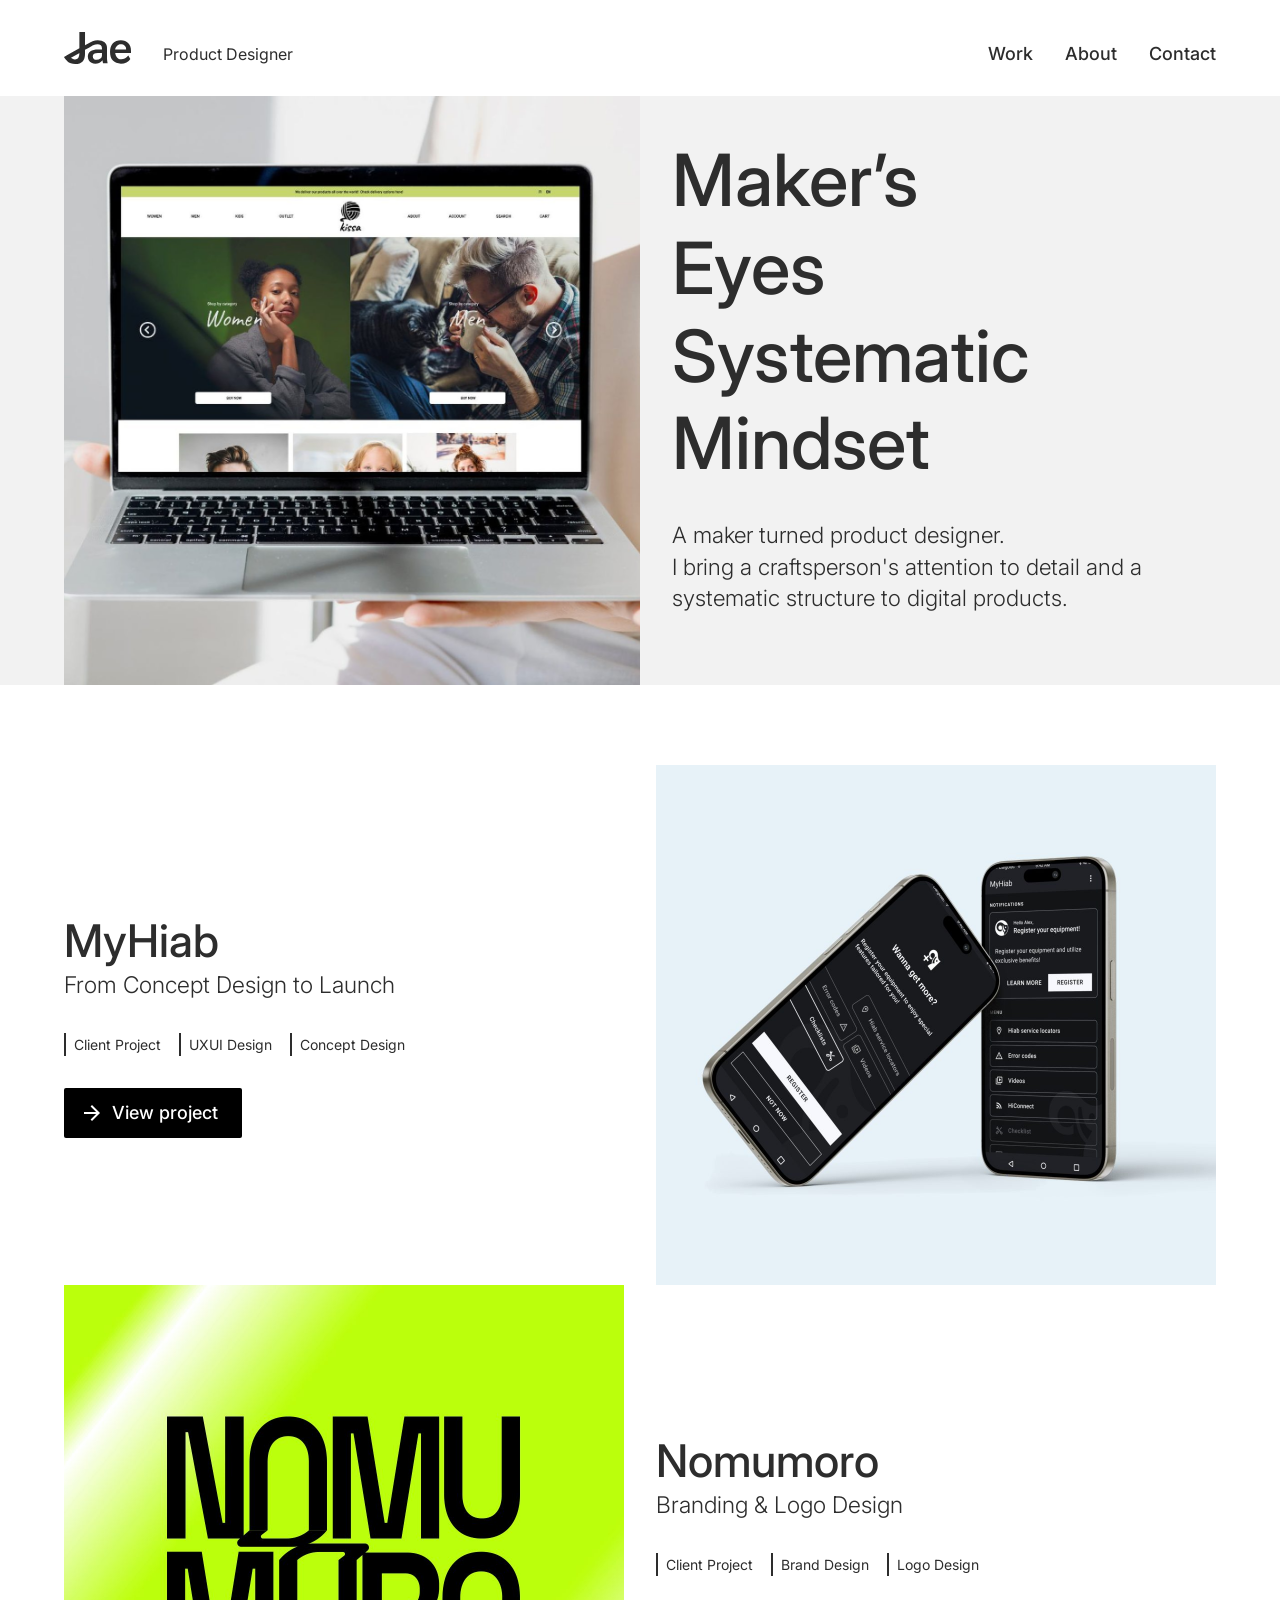
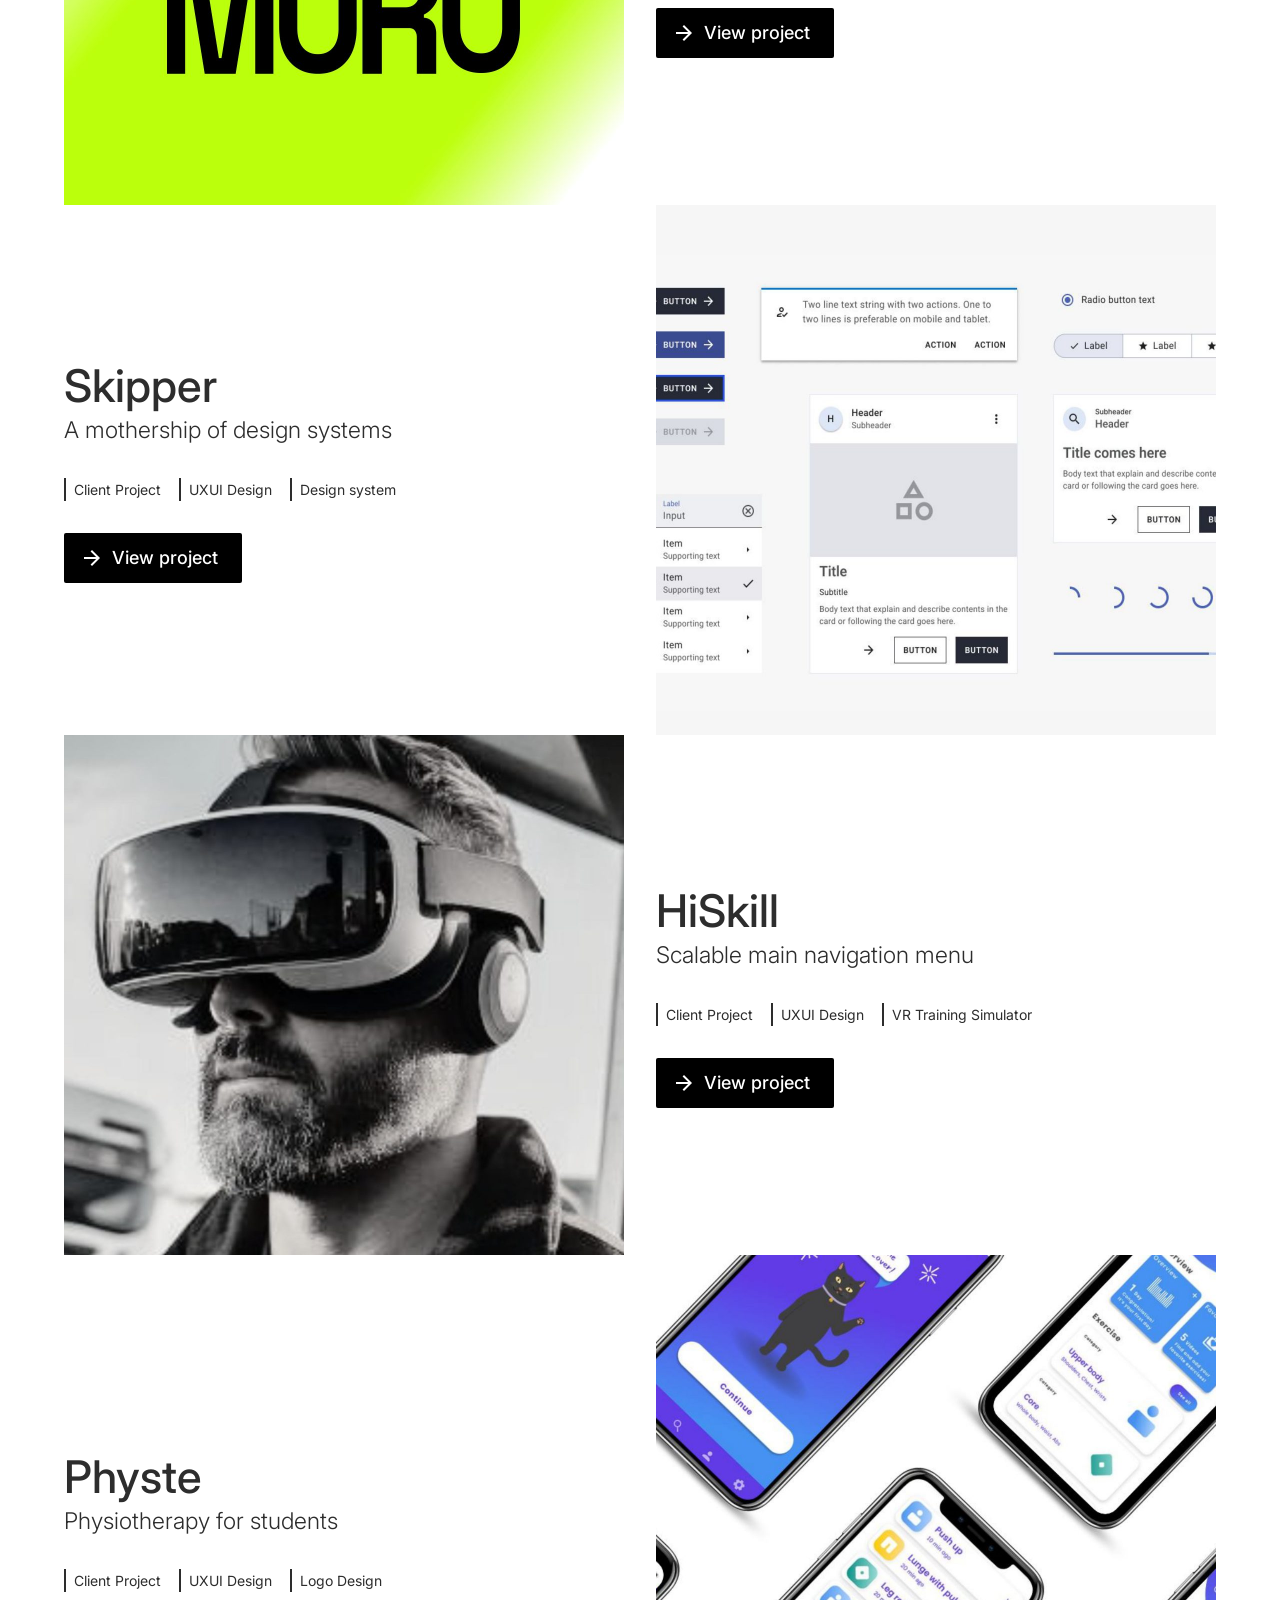
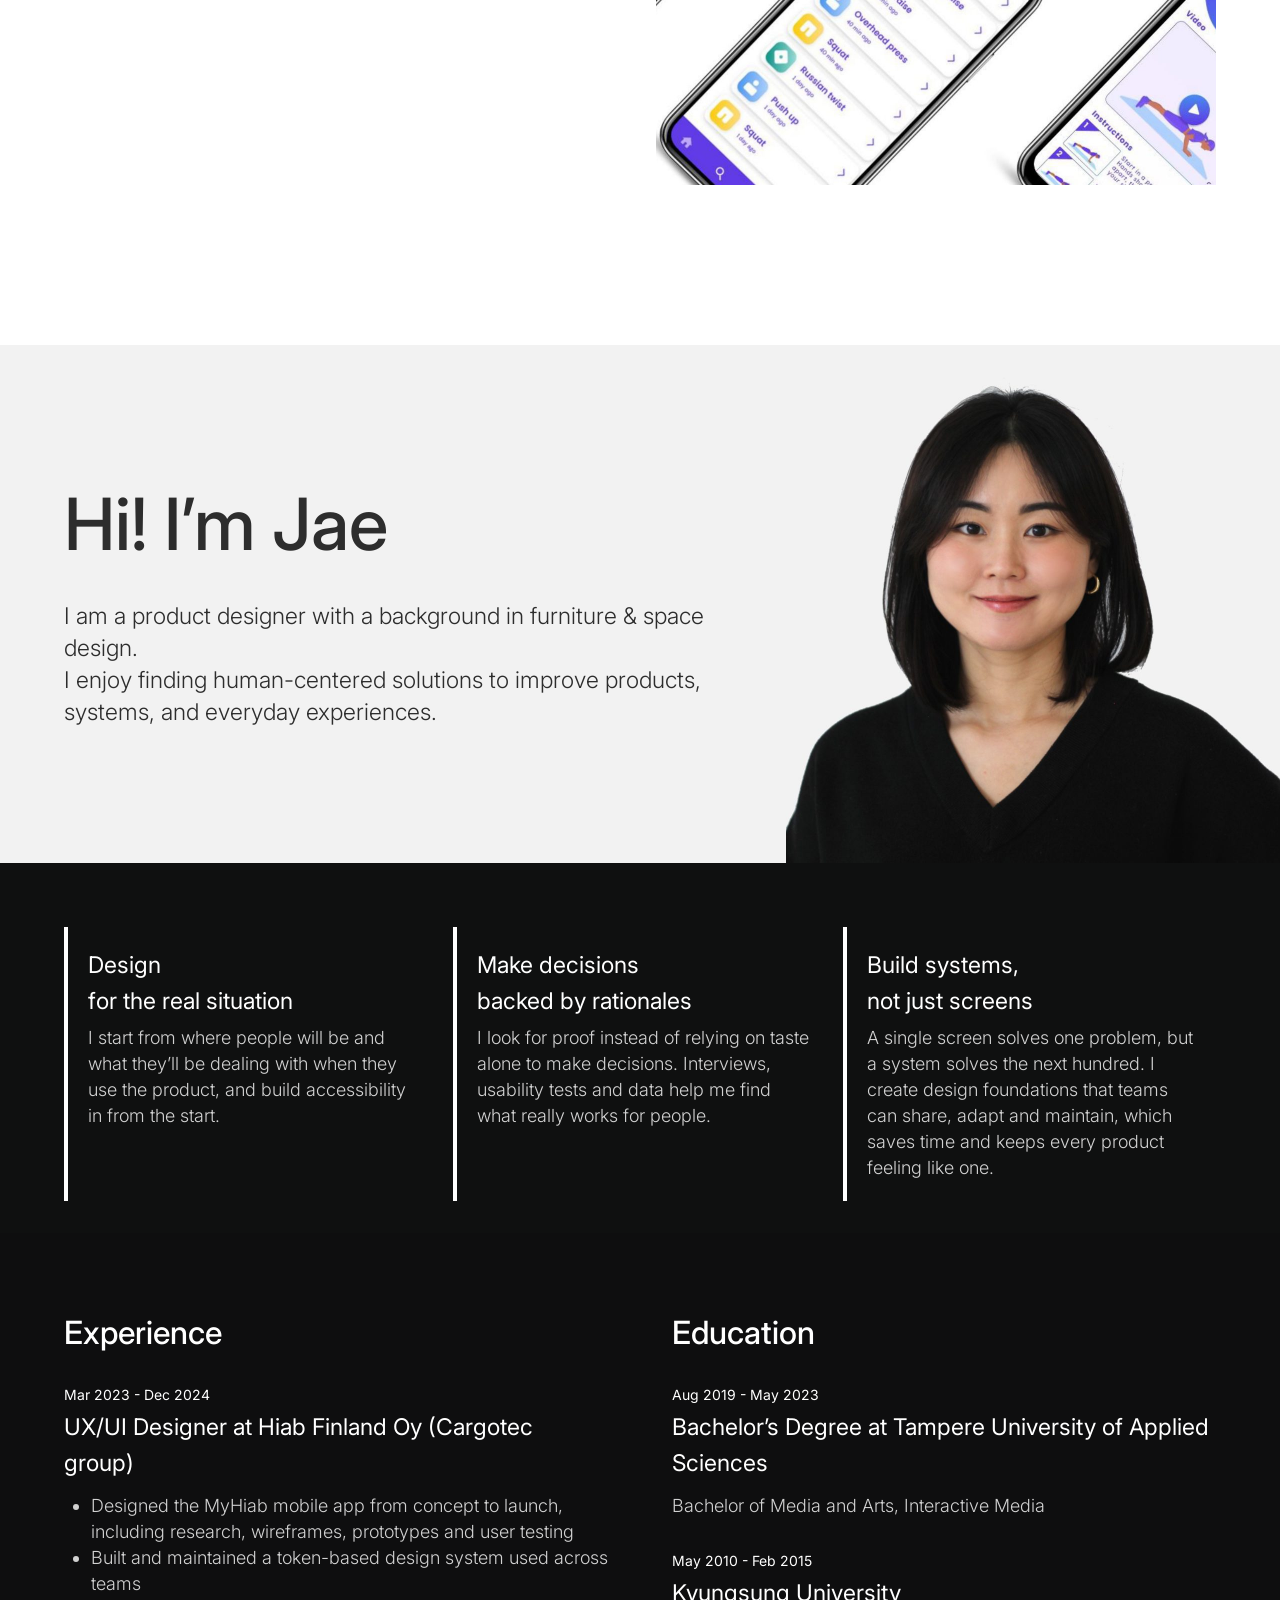
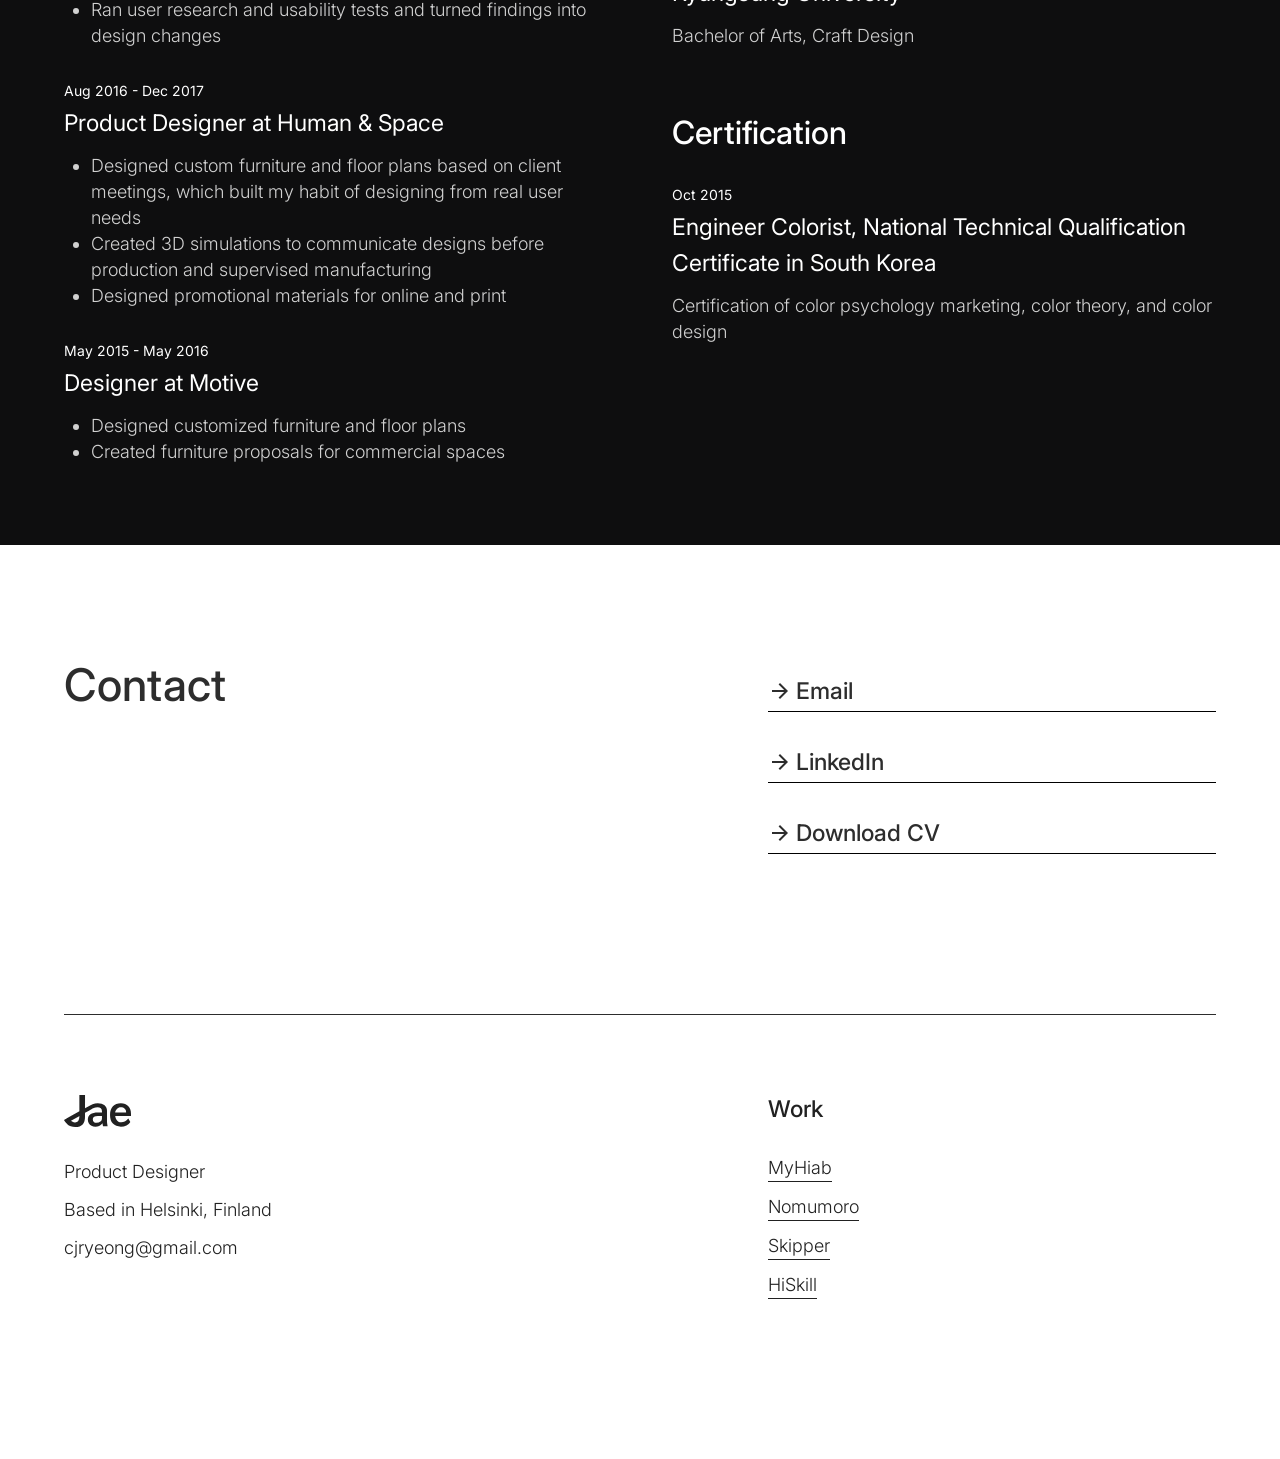
<file: index.html>
<!doctype html>
<html lang="en">
<head>
  <meta charset="utf-8">
  <meta name="viewport" content="width=device-width, initial-scale=1">
  <title>Jaeryeong Myllynen — Product Designer</title>
  <meta name="description" content="Portfolio of Jaeryeong Myllynen, a maker turned product designer based in Helsinki, Finland.">

  <link rel="icon" href="favicon.ico" sizes="48x48">
  <link rel="icon" href="favicon.svg" type="image/svg+xml">
  <link rel="apple-touch-icon" href="apple-touch-icon.png">

  <link rel="preconnect" href="https://fonts.googleapis.com">
  <link rel="preconnect" href="https://fonts.gstatic.com" crossorigin>
  <link href="https://fonts.googleapis.com/css2?family=Inter:wght@300;400;500&display=swap" rel="stylesheet">

  <link rel="stylesheet" href="css/styles.css">
  <script src="js/main.js" defer></script>
</head>
<body>
  <!-- Icon sprite -->
  <svg width="0" height="0" style="position:absolute" aria-hidden="true">
    <symbol id="icon-arrow" viewBox="0 0 24 24">
      <path fill="currentColor" d="M12 4l-1.41 1.41L16.17 11H4v2h12.17l-5.58 5.59L12 20l8-8z"/>
    </symbol>
  </svg>

  <header class="site-header">
    <a class="site-header__logo" href="index.html" aria-label="Jae — home">
      <img src="assets/images/logo.svg" width="67.3174" height="32" alt="Jae">
    </a>
    <p class="site-header__tagline">Product Designer</p>
    <nav class="site-nav" aria-label="Main">
      <ul class="site-nav__list">
        <li><a class="site-nav__link" href="index.html#work">Work</a></li>
        <li><a class="site-nav__link" href="index.html#about">About</a></li>
        <li><a class="site-nav__link" href="index.html#contact">Contact</a></li>
      </ul>
    </nav>
  </header>

  <main class="site-main">
    <!-- Hero -->
    <section class="hero" aria-labelledby="hero-title">
      <div class="hero__media slideshow" data-interval="600" aria-hidden="true">
        <img class="slideshow__slide is-active" src="assets/images/hero/01-lamp.jpg" width="1342" height="1303" alt="">
        <img class="slideshow__slide" src="assets/images/hero/02-tablet.jpg" width="1342" height="1303" alt="" loading="lazy" decoding="async">
        <img class="slideshow__slide" src="assets/images/hero/03-vase.jpg" width="1342" height="1303" alt="" loading="lazy" decoding="async">
        <img class="slideshow__slide" src="assets/images/hero/04-laptop.jpg" width="1342" height="1303" alt="" loading="lazy" decoding="async">
        <img class="slideshow__slide" src="assets/images/hero/06-physte.jpg" width="1342" height="1303" alt="" loading="lazy" decoding="async">
        <img class="slideshow__slide" src="assets/images/hero/07-candle.jpg" width="1342" height="1303" alt="" loading="lazy" decoding="async">
        <img class="slideshow__slide" src="assets/images/hero/08-myhiab.jpg" width="1342" height="1303" alt="" loading="lazy" decoding="async">
        <img class="slideshow__slide" src="assets/images/hero/09-chair.jpg" width="1342" height="1303" alt="" loading="lazy" decoding="async">
      </div>
      <div class="hero__text">
        <h1 id="hero-title" class="hero__title">
          <span>Maker’s</span>
          <span>Eyes</span>
          <span>Systematic</span>
          <span>Mindset</span>
        </h1>
        <p class="hero__lead">
          A maker turned product designer.<br>
          I bring a craftsperson's attention to detail and a systematic structure to digital products.
        </p>
      </div>
    </section>

    <!-- Work -->
    <section id="work" class="work" aria-label="Selected work">
      <article class="work-card">
        <div class="work-card__body">
          <h2 class="work-card__title">MyHiab</h2>
          <p class="work-card__subtitle">From Concept Design to Launch</p>
          <ul class="tags">
            <li>Client Project</li>
            <li>UXUI Design</li>
            <li>Concept Design</li>
          </ul>
          <a class="button" href="projects/myhiab.html">
            <svg class="button__icon" width="24" height="24" aria-hidden="true"><use href="#icon-arrow"/></svg>
            View project<span class="visually-hidden">: MyHiab</span>
          </a>
        </div>
        <img class="work-card__media" src="assets/images/work/myhiab.jpg" width="1600" height="1040" alt="Two phones showing the MyHiab app in dark mode" loading="lazy" decoding="async" style="background: #e7f2f9">
      </article>

      <article class="work-card work-card--media-left">
        <div class="work-card__body">
          <h2 class="work-card__title">Nomumoro</h2>
          <p class="work-card__subtitle">Branding &amp; Logo Design</p>
          <ul class="tags">
            <li>Client Project</li>
            <li>Brand Design</li>
            <li>Logo Design</li>
          </ul>
          <a class="button" href="projects/nomumoro.html">
            <svg class="button__icon" width="24" height="24" aria-hidden="true"><use href="#icon-arrow"/></svg>
            View project<span class="visually-hidden">: Nomumoro</span>
          </a>
        </div>
        <img class="work-card__media" src="assets/images/work/nomumoro.jpg" width="1568" height="1040" alt="Nomumoro logotype in black on a neon green background" loading="lazy" decoding="async">
      </article>

      <article class="work-card work-card--tall">
        <div class="work-card__body">
          <h2 class="work-card__title">Skipper</h2>
          <p class="work-card__subtitle">A mothership of design systems</p>
          <ul class="tags">
            <li>Client Project</li>
            <li>UXUI Design</li>
            <li>Design system</li>
          </ul>
          <a class="button" href="projects/skipper.html">
            <svg class="button__icon" width="24" height="24" aria-hidden="true"><use href="#icon-arrow"/></svg>
            View project<span class="visually-hidden">: Skipper</span>
          </a>
        </div>
        <img class="work-card__media" src="assets/images/work/skipper.jpg" width="1560" height="1060" alt="Skipper design system components: buttons, cards, lists and inputs" loading="lazy" decoding="async" style="background: #f7f7f7">
      </article>

      <article class="work-card work-card--media-left">
        <div class="work-card__body">
          <h2 class="work-card__title">HiSkill</h2>
          <p class="work-card__subtitle">Scalable main navigation menu</p>
          <ul class="tags">
            <li>Client Project</li>
            <li>UXUI Design</li>
            <li>VR Training Simulator</li>
          </ul>
          <a class="button" href="projects/hiskill.html">
            <svg class="button__icon" width="24" height="24" aria-hidden="true"><use href="#icon-arrow"/></svg>
            View project<span class="visually-hidden">: HiSkill</span>
          </a>
        </div>
        <img class="work-card__media" src="assets/images/work/hiskill.jpg" width="1568" height="1040" alt="Operator wearing a VR headset" loading="lazy" decoding="async">
      </article>

      <article class="work-card work-card--tall">
        <div class="work-card__body">
          <h2 class="work-card__title">Physte</h2>
          <p class="work-card__subtitle">Physiotherapy for students</p>
          <ul class="tags">
            <li>Client Project</li>
            <li>UXUI Design</li>
            <li>Logo Design</li>
          </ul>
        </div>
        <img class="work-card__media" src="assets/images/work/physte.jpg" width="1560" height="1060" alt="Phones showing screens of the Physte physiotherapy app" loading="lazy" decoding="async">
      </article>
    </section>

    <!-- About -->
    <section id="about" class="about" aria-labelledby="about-title">
      <div class="about__text">
        <h2 id="about-title" class="about__title">Hi! I’m Jae</h2>
        <p class="about__lead">
          I am a product designer with a background in furniture &amp; space design.<br>
          I enjoy finding human-centered solutions to improve products, systems, and everyday experiences.
        </p>
      </div>
      <img class="about__portrait" src="assets/images/portrait.jpg" width="1084" height="1036" alt="Portrait of Jaeryeong Myllynen" loading="lazy" decoding="async">
    </section>

    <!-- Principles -->
    <section class="principles-band" aria-label="How I work">
      <ul class="principles">
        <li class="principle">
          <h3 class="principle__title">Design<br>for the real situation</h3>
          <p class="principle__text">I start from where people will be and what they’ll be dealing with when they use the product, and build accessibility in from the start.</p>
        </li>
        <li class="principle">
          <h3 class="principle__title">Make decisions<br>backed by rationales</h3>
          <p class="principle__text">I look for proof instead of relying on taste alone to make decisions. Interviews, usability tests and data help me find what really works for people.</p>
        </li>
        <li class="principle">
          <h3 class="principle__title">Build systems,<br>not just screens</h3>
          <p class="principle__text">A single screen solves one problem, but a system solves the next hundred. I create design foundations that teams can share, adapt and maintain, which saves time and keeps every product feeling like one.</p>
        </li>
      </ul>
    </section>

    <!-- Experience / Education / Certification -->
    <section class="resume" aria-label="Background">
      <div class="resume__column">
        <div class="resume__group">
          <h2 class="resume__heading">Experience</h2>
          <div class="entry">
            <p class="entry__date">Mar 2023 - Dec 2024</p>
            <h3 class="entry__title">UX/UI Designer at Hiab Finland Oy (Cargotec group)</h3>
            <ul class="entry__list">
              <li>Designed the MyHiab mobile app from concept to launch, including research, wireframes, prototypes and user testing</li>
              <li>Built and maintained a token-based design system used across teams</li>
              <li>Ran user research and usability tests and turned findings into design changes</li>
            </ul>
          </div>
          <div class="entry">
            <p class="entry__date">Aug 2016 - Dec 2017</p>
            <h3 class="entry__title">Product Designer at Human &amp; Space</h3>
            <ul class="entry__list">
              <li>Designed custom furniture and floor plans based on client meetings, which built my habit of designing from real user needs</li>
              <li>Created 3D simulations to communicate designs before production and supervised manufacturing</li>
              <li>Designed promotional materials for online and print</li>
            </ul>
          </div>
          <div class="entry">
            <p class="entry__date">May 2015 - May 2016</p>
            <h3 class="entry__title">Designer at Motive</h3>
            <ul class="entry__list">
              <li>Designed customized furniture and floor plans</li>
              <li>Created furniture proposals for commercial spaces</li>
            </ul>
          </div>
        </div>
      </div>
      <div class="resume__column">
        <div class="resume__group">
          <h2 class="resume__heading">Education</h2>
          <div class="entry">
            <p class="entry__date">Aug 2019 - May 2023</p>
            <h3 class="entry__title">Bachelor’s Degree at Tampere University of Applied Sciences</h3>
            <p class="entry__text">Bachelor of Media and Arts, Interactive Media</p>
          </div>
          <div class="entry">
            <p class="entry__date">May 2010 - Feb 2015</p>
            <h3 class="entry__title">Kyungsung University</h3>
            <p class="entry__text">Bachelor of Arts, Craft Design</p>
          </div>
        </div>
        <div class="resume__group">
          <h2 class="resume__heading">Certification</h2>
          <div class="entry">
            <p class="entry__date">Oct 2015</p>
            <h3 class="entry__title">Engineer Colorist, National Technical Qualification Certificate in South Korea</h3>
            <p class="entry__text">Certification of color psychology marketing, color theory, and color design</p>
          </div>
        </div>
      </div>
    </section>

    <!-- Contact -->
    <section id="contact" class="contact" aria-labelledby="contact-title">
      <h2 id="contact-title" class="contact__title">Contact</h2>
      <ul class="contact__links">
        <li>
          <a class="contact__link" href="mailto:cjryeong@gmail.com">
            <svg width="24" height="24" aria-hidden="true"><use href="#icon-arrow"/></svg>Email
          </a>
        </li>
        <li>
          <a class="contact__link" href="https://www.linkedin.com/in/jaeryeong-choe/" target="_blank" rel="noopener">
            <svg width="24" height="24" aria-hidden="true"><use href="#icon-arrow"/></svg>LinkedIn
          </a>
        </li>
        <li>
          <a class="contact__link" href="downloads/JaeryeongMyllynen-CV.pdf" download>
            <svg width="24" height="24" aria-hidden="true"><use href="#icon-arrow"/></svg>Download CV
          </a>
        </li>
      </ul>
    </section>
  </main>

  <footer class="site-footer site-footer--landing">
    <div class="site-footer__inner">
      <div class="site-footer__info">
        <img src="assets/images/logo-footer.svg" width="67.3174" height="32" alt="Jae">
        <ul class="site-footer__details">
          <li>Product Designer</li>
          <li>Based in Helsinki, Finland</li>
          <li><a href="mailto:cjryeong@gmail.com">cjryeong@gmail.com</a></li>
        </ul>
      </div>
      <nav class="site-footer__work" aria-label="Work">
        <h2 class="site-footer__heading">Work</h2>
        <ul class="site-footer__links">
          <li><a class="site-footer__link" href="projects/myhiab.html">MyHiab</a></li>
          <li><a class="site-footer__link" href="projects/nomumoro.html">Nomumoro</a></li>
          <li><a class="site-footer__link" href="projects/skipper.html">Skipper</a></li>
          <li><a class="site-footer__link" href="projects/hiskill.html">HiSkill</a></li>
        </ul>
      </nav>
    </div>
  </footer>
</body>
</html>
</file>
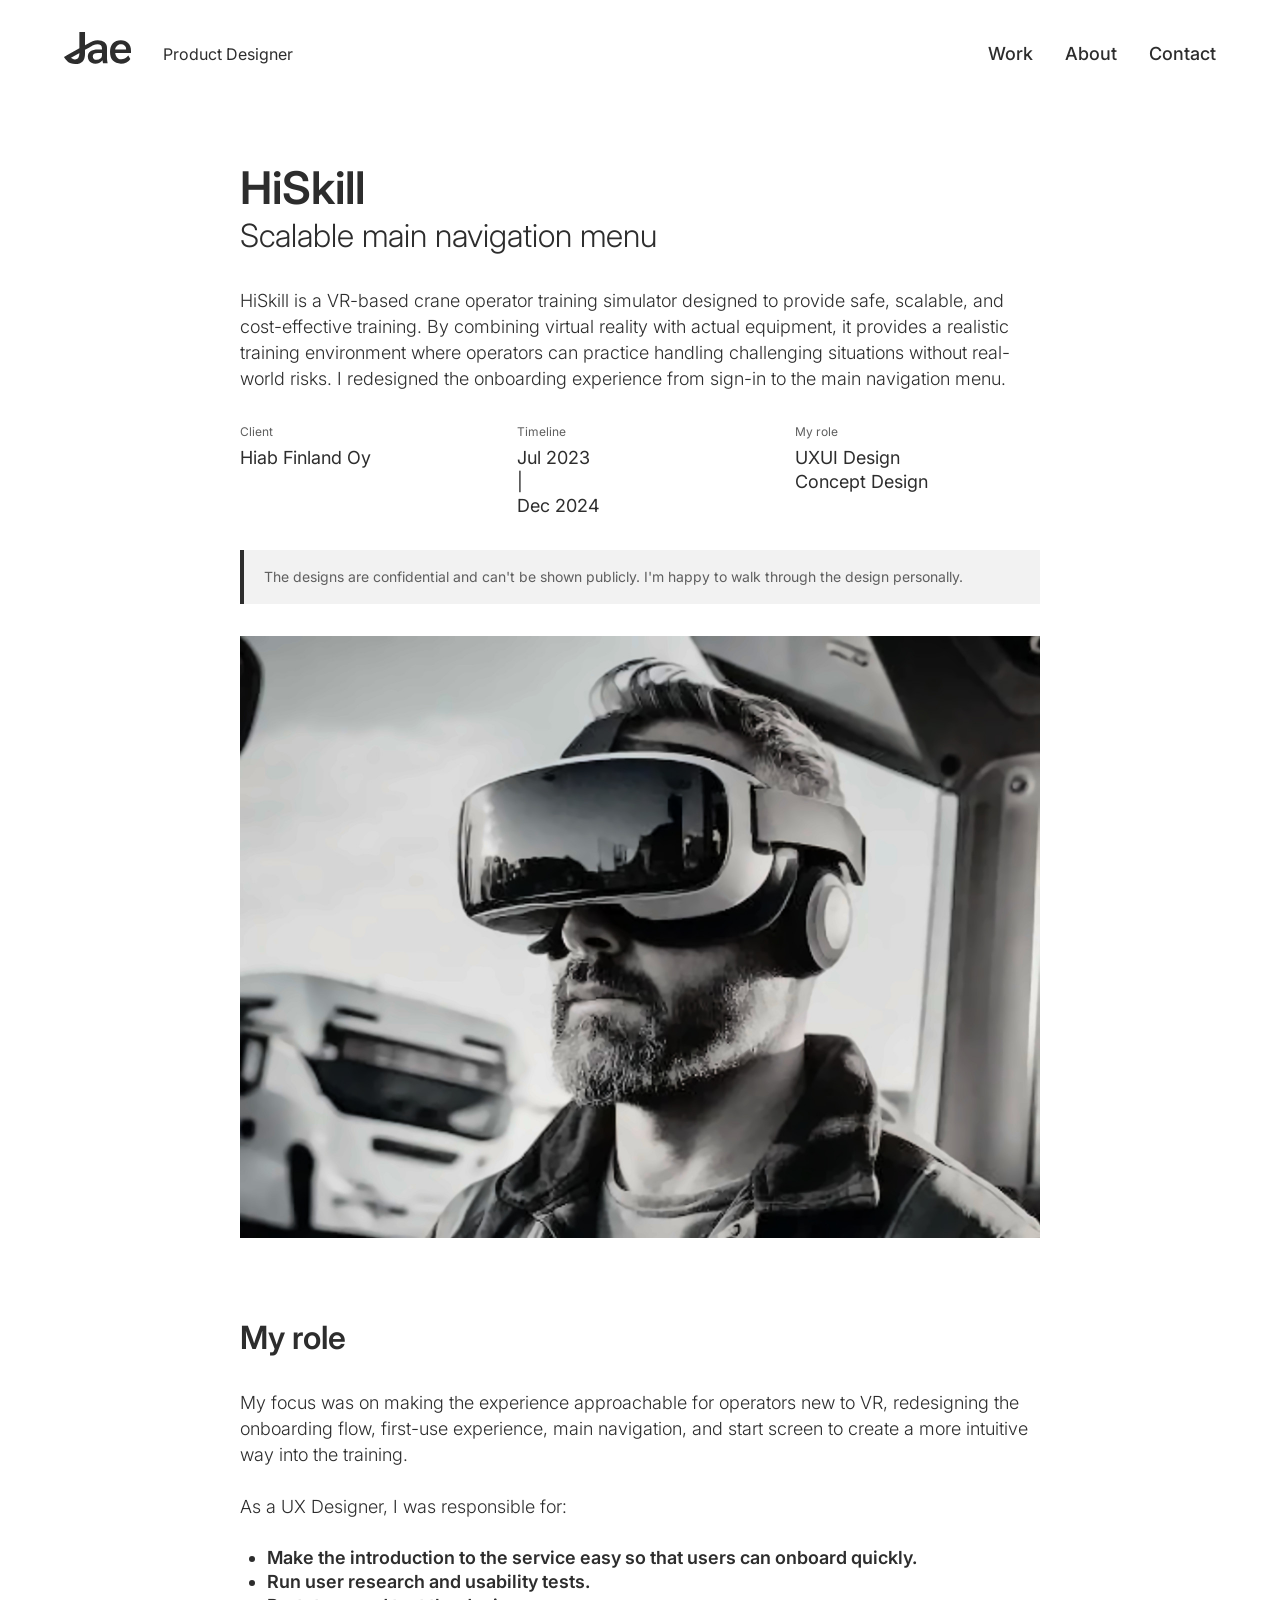
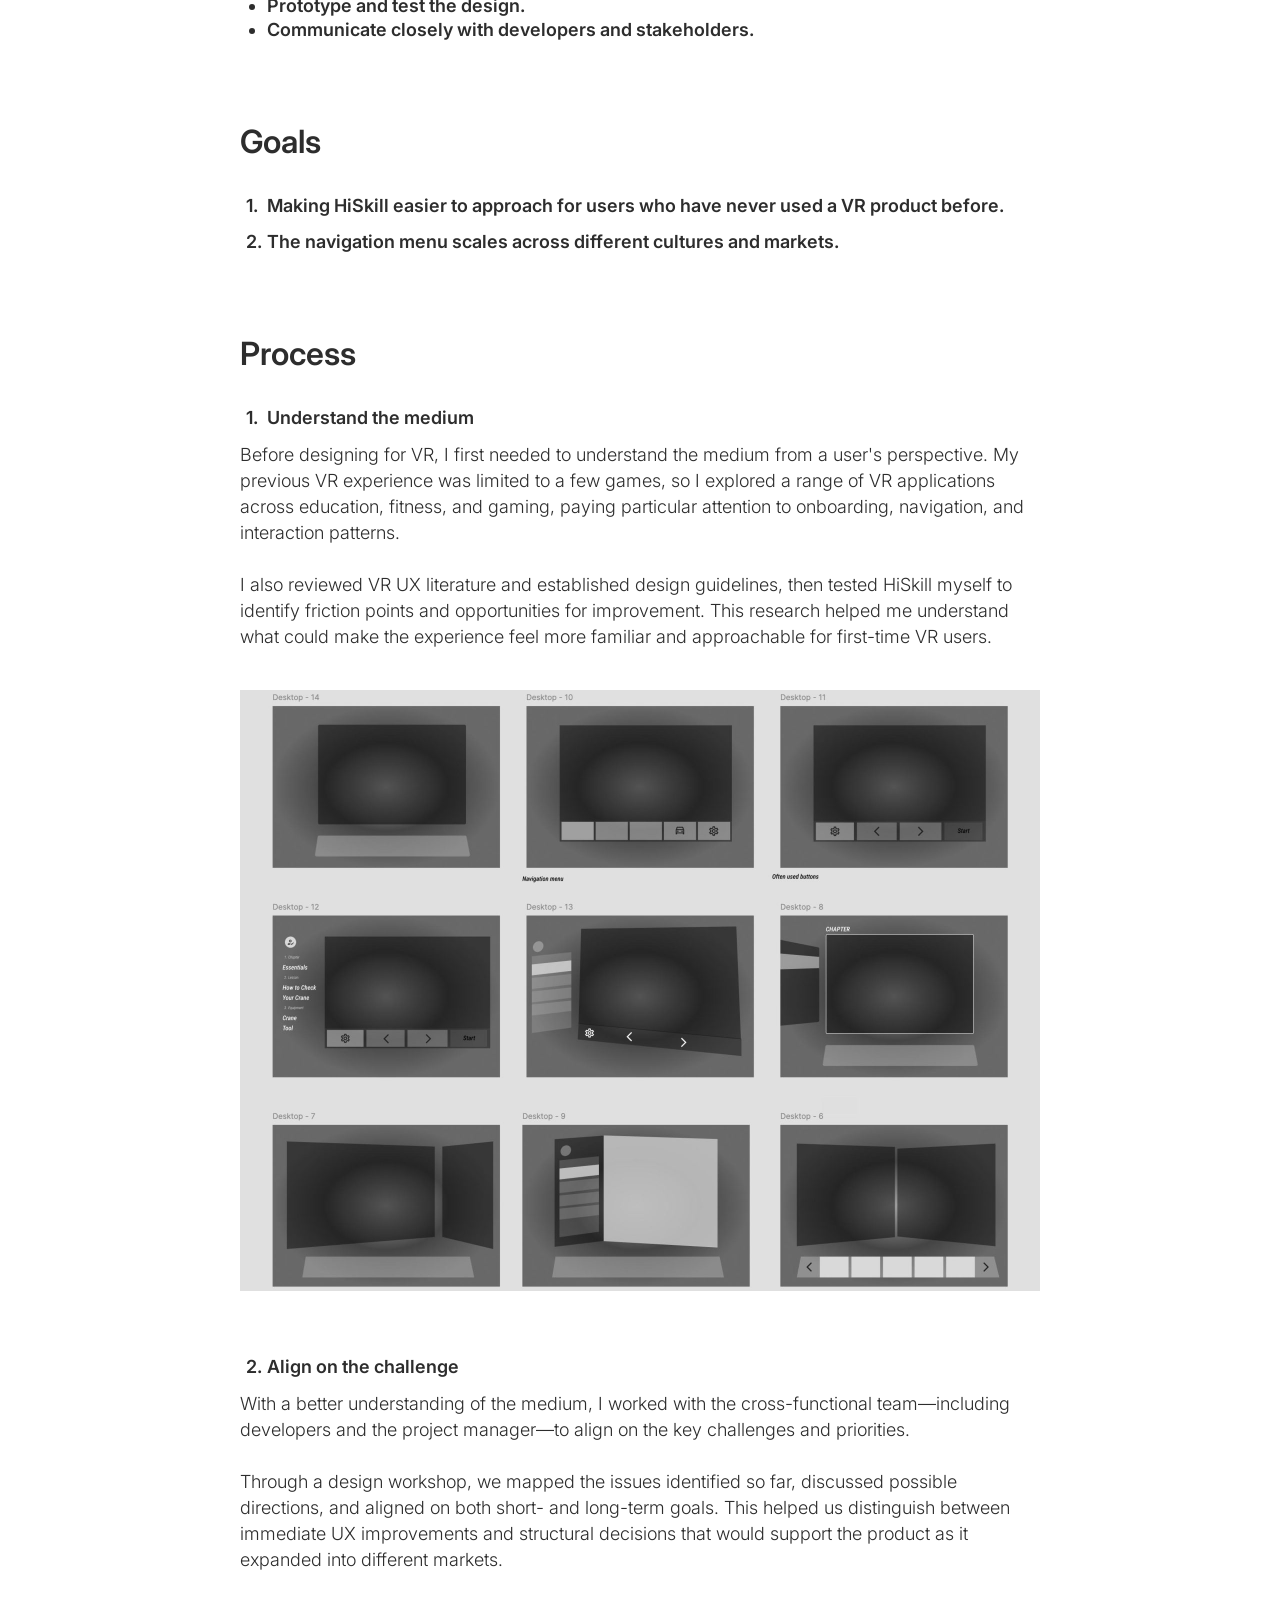
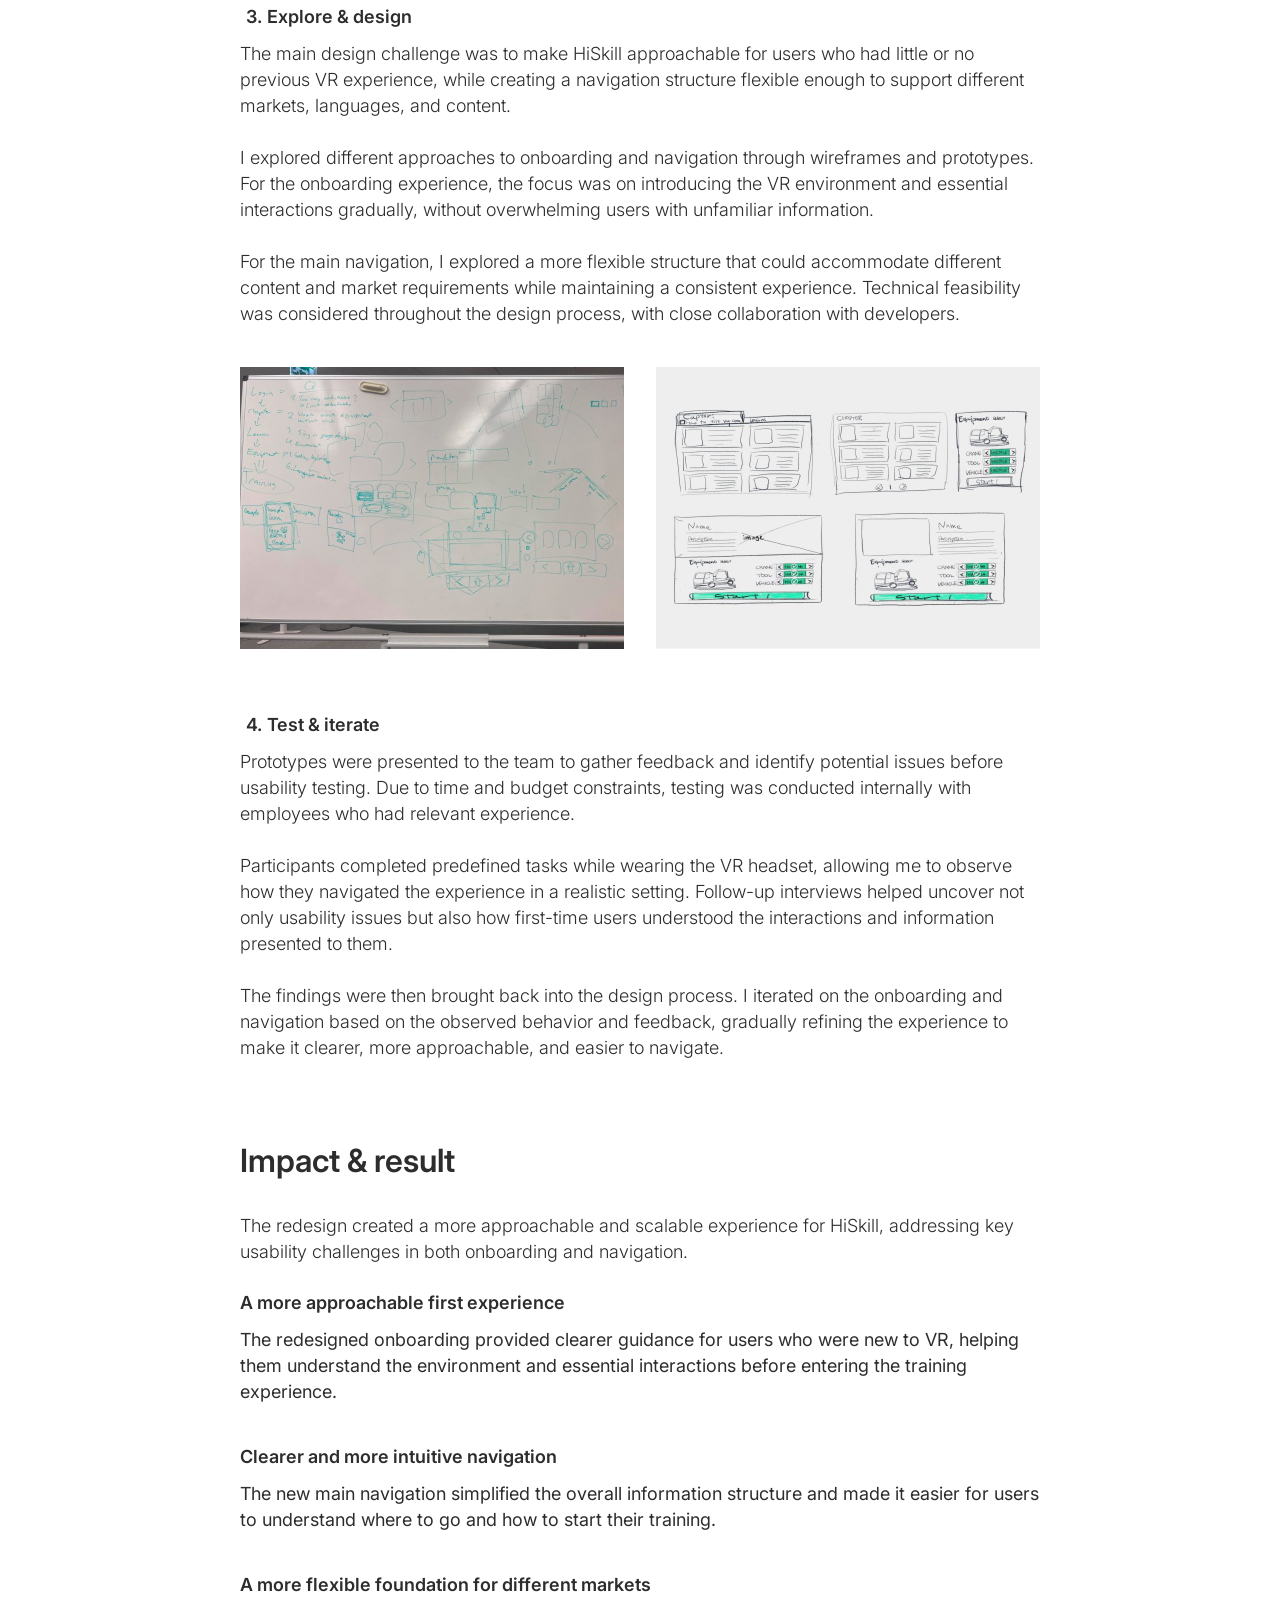
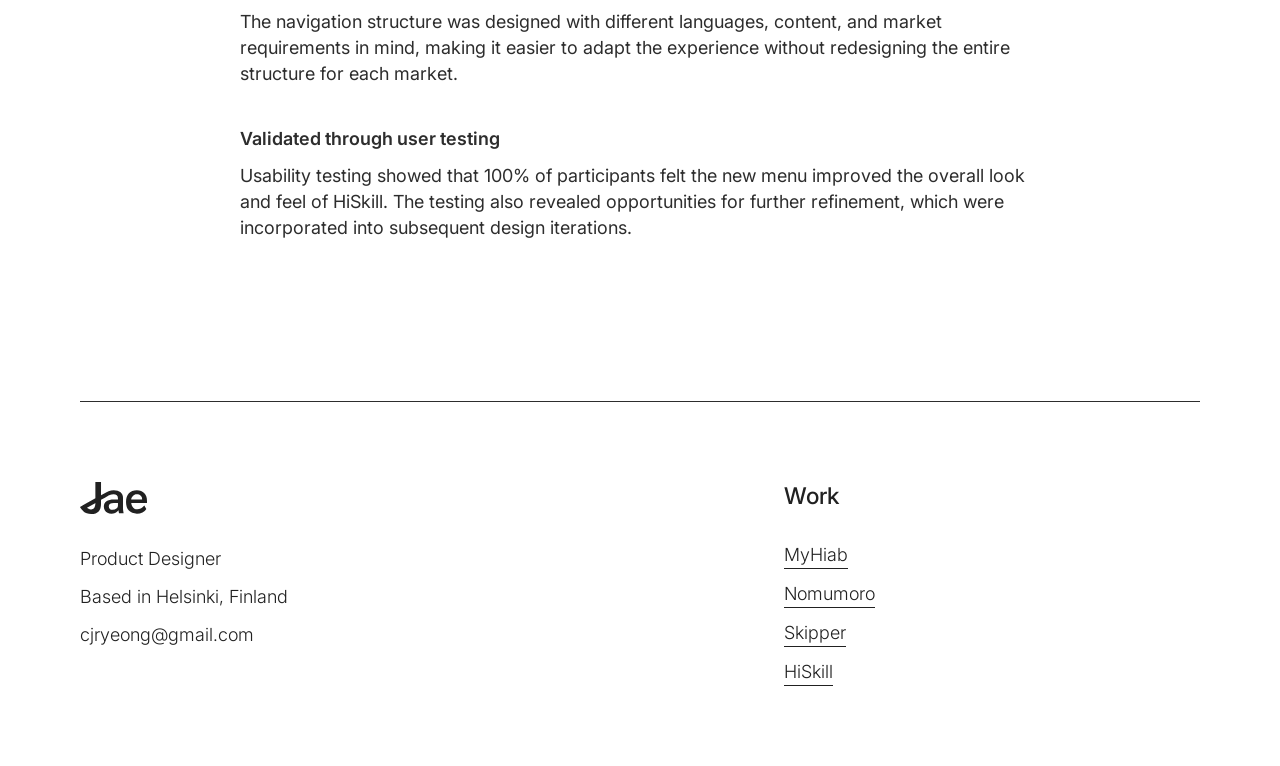
<file: projects/hiskill.html>
<!doctype html>
<html lang="en">
<head>
  <meta charset="utf-8">
  <meta name="viewport" content="width=device-width, initial-scale=1">
  <title>HiSkill — Jaeryeong Myllynen</title>
  <meta name="description" content="HiSkill: redesigning onboarding and the main navigation menu of a VR crane operator training simulator.">

  <link rel="icon" href="../favicon.ico" sizes="48x48">
  <link rel="icon" href="../favicon.svg" type="image/svg+xml">
  <link rel="apple-touch-icon" href="../apple-touch-icon.png">

  <link rel="preconnect" href="https://fonts.googleapis.com">
  <link rel="preconnect" href="https://fonts.gstatic.com" crossorigin>
  <link href="https://fonts.googleapis.com/css2?family=Inter:wght@300;400;500;600&display=swap" rel="stylesheet">

  <link rel="stylesheet" href="../css/styles.css">
</head>
<body>
  <header class="site-header">
    <a class="site-header__logo" href="../index.html" aria-label="Jae — home">
      <img src="../assets/images/logo.svg" width="67.3174" height="32" alt="Jae">
    </a>
    <p class="site-header__tagline">Product Designer</p>
    <nav class="site-nav" aria-label="Main">
      <ul class="site-nav__list">
        <li><a class="site-nav__link" href="../index.html#work">Work</a></li>
        <li><a class="site-nav__link" href="../index.html#about">About</a></li>
        <li><a class="site-nav__link" href="../index.html#contact">Contact</a></li>
      </ul>
    </nav>
  </header>

  <main class="site-main project">
    <header class="project-header">
      <h1 class="project-header__title">HiSkill</h1>
      <p class="project-header__subtitle">Scalable main navigation menu</p>
      <div class="prose project-header__intro">
        <p>HiSkill is a VR-based crane operator training simulator designed to provide safe, scalable, and cost-effective training. By combining virtual reality with actual equipment, it provides a realistic training environment where operators can practice handling challenging situations without real-world risks. I redesigned the onboarding experience from sign-in to the main navigation menu.</p>
      </div>
      <dl class="project-meta">
        <div>
          <dt>Client</dt>
          <dd>Hiab Finland Oy</dd>
        </div>
        <div>
          <dt>Timeline</dt>
          <dd><span>Jul 2023</span><span aria-hidden="true">|</span><span><span class="visually-hidden">to </span>Dec 2024</span></dd>
        </div>
        <div>
          <dt>My role</dt>
          <dd><span>UXUI Design</span><span>Concept Design</span></dd>
        </div>
      </dl>
      <p class="project-note">The designs are confidential and can't be shown publicly. I'm happy to walk through the design personally.</p>
    </header>

    <figure class="project-hero">
      <img src="../assets/images/projects/hiskill/hero.jpg" width="1600" height="1204" alt="Operator wearing a VR headset">
    </figure>

    <section class="project-section prose" aria-labelledby="role">
      <h2 id="role" class="project-section__title">My role</h2>
      <p>My focus was on making the experience approachable for operators new to VR, redesigning the onboarding flow, first-use experience, main navigation, and start screen to create a more intuitive way into the training.</p>
      <p>As a UX Designer, I was responsible for:</p>
      <ul class="bullets bullets--strong">
        <li>Make the introduction to the service easy so that users can onboard quickly.</li>
        <li>Run user research and usability tests.</li>
        <li>Prototype and test the design.</li>
        <li>Communicate closely with developers and stakeholders.</li>
      </ul>
    </section>

    <section class="project-section prose" aria-labelledby="goals">
      <h2 id="goals" class="project-section__title">Goals</h2>
      <ol class="numbered numbered--compact">
        <li>
          <h3 class="numbered__title">Making HiSkill easier to approach for users who have never used a VR product before.</h3>
        </li>
        <li>
          <h3 class="numbered__title">The navigation menu scales across different cultures and markets.</h3>
        </li>
      </ol>
    </section>

    <section class="project-section prose" aria-labelledby="process">
      <h2 id="process" class="project-section__title">Process</h2>
      <ol class="numbered">
        <li>
          <h3 class="numbered__title">Understand the medium</h3>
          <p>Before designing for VR, I first needed to understand the medium from a user's perspective. My previous VR experience was limited to a few games, so I explored a range of VR applications across education, fitness, and gaming, paying particular attention to onboarding, navigation, and interaction patterns.</p>
          <p>I also reviewed VR UX literature and established design guidelines, then tested HiSkill myself to identify friction points and opportunities for improvement. This research helped me understand what could make the experience feel more familiar and approachable for first-time VR users.</p>
          <figure class="figure">
            <img src="../assets/images/projects/hiskill/vr-research.jpg" width="1600" height="1202" alt="Nine explorations of VR screen layouts with navigation menus and panels" loading="lazy" decoding="async">
          </figure>
        </li>
        <li>
          <h3 class="numbered__title">Align on the challenge</h3>
          <p>With a better understanding of the medium, I worked with the cross-functional team—including developers and the project manager—to align on the key challenges and priorities.</p>
          <p>Through a design workshop, we mapped the issues identified so far, discussed possible directions, and aligned on both short- and long-term goals. This helped us distinguish between immediate UX improvements and structural decisions that would support the product as it expanded into different markets.</p>
        </li>
        <li>
          <h3 class="numbered__title">Explore &amp; design</h3>
          <p>The main design challenge was to make HiSkill approachable for users who had little or no previous VR experience, while creating a navigation structure flexible enough to support different markets, languages, and content.</p>
          <p>I explored different approaches to onboarding and navigation through wireframes and prototypes. For the onboarding experience, the focus was on introducing the VR environment and essential interactions gradually, without overwhelming users with unfamiliar information.</p>
          <p>For the main navigation, I explored a more flexible structure that could accommodate different content and market requirements while maintaining a consistent experience. Technical feasibility was considered throughout the design process, with close collaboration with developers.</p>
          <figure class="figure figure--pair figure--pair-wide">
            <img src="../assets/images/projects/hiskill/workshop.jpg" width="768" height="564" alt="Whiteboard from the design workshop" loading="lazy" decoding="async">
            <img src="../assets/images/projects/hiskill/wireframes.jpg" width="768" height="564" alt="Hand-drawn wireframes of the main navigation" loading="lazy" decoding="async">
          </figure>
        </li>
        <li>
          <h3 class="numbered__title">Test &amp; iterate</h3>
          <p>Prototypes were presented to the team to gather feedback and identify potential issues before usability testing. Due to time and budget constraints, testing was conducted internally with employees who had relevant experience.</p>
          <p>Participants completed predefined tasks while wearing the VR headset, allowing me to observe how they navigated the experience in a realistic setting. Follow-up interviews helped uncover not only usability issues but also how first-time users understood the interactions and information presented to them.</p>
          <p>The findings were then brought back into the design process. I iterated on the onboarding and navigation based on the observed behavior and feedback, gradually refining the experience to make it clearer, more approachable, and easier to navigate.</p>
        </li>
      </ol>
    </section>

    <section class="project-section prose" aria-labelledby="impact">
      <h2 id="impact" class="project-section__title">Impact &amp; result</h2>
      <p>The redesign created a more approachable and scalable experience for HiSkill, addressing key usability challenges in both onboarding and navigation.</p>
      <div class="subsection subsection--highlight subsection--strong-text">
        <h3 class="subsection__title">A more approachable first experience</h3>
        <p>The redesigned onboarding provided clearer guidance for users who were new to VR, helping them understand the environment and essential interactions before entering the training experience.</p>
      </div>
      <div class="subsection subsection--highlight subsection--strong-text">
        <h3 class="subsection__title">Clearer and more intuitive navigation</h3>
        <p>The new main navigation simplified the overall information structure and made it easier for users to understand where to go and how to start their training.</p>
      </div>
      <div class="subsection subsection--highlight subsection--strong-text">
        <h3 class="subsection__title">A more flexible foundation for different markets</h3>
        <p>The navigation structure was designed with different languages, content, and market requirements in mind, making it easier to adapt the experience without redesigning the entire structure for each market.</p>
      </div>
      <div class="subsection subsection--highlight subsection--strong-text">
        <h3 class="subsection__title">Validated through user testing</h3>
        <p>Usability testing showed that 100% of participants felt the new menu improved the overall look and feel of HiSkill. The testing also revealed opportunities for further refinement, which were incorporated into subsequent design iterations.</p>
      </div>
    </section>
  </main>

  <footer class="site-footer">
    <div class="site-footer__inner">
      <div class="site-footer__info">
        <img src="../assets/images/logo-footer.svg" width="67.3174" height="32" alt="Jae">
        <ul class="site-footer__details">
          <li>Product Designer</li>
          <li>Based in Helsinki, Finland</li>
          <li><a href="mailto:cjryeong@gmail.com">cjryeong@gmail.com</a></li>
        </ul>
      </div>
      <nav class="site-footer__work" aria-label="Work">
        <h2 class="site-footer__heading">Work</h2>
        <ul class="site-footer__links">
          <li><a class="site-footer__link" href="myhiab.html">MyHiab</a></li>
          <li><a class="site-footer__link" href="nomumoro.html">Nomumoro</a></li>
          <li><a class="site-footer__link" href="skipper.html">Skipper</a></li>
          <li><a class="site-footer__link" href="hiskill.html" aria-current="page">HiSkill</a></li>
        </ul>
      </nav>
    </div>
  </footer>
</body>
</html>
</file>
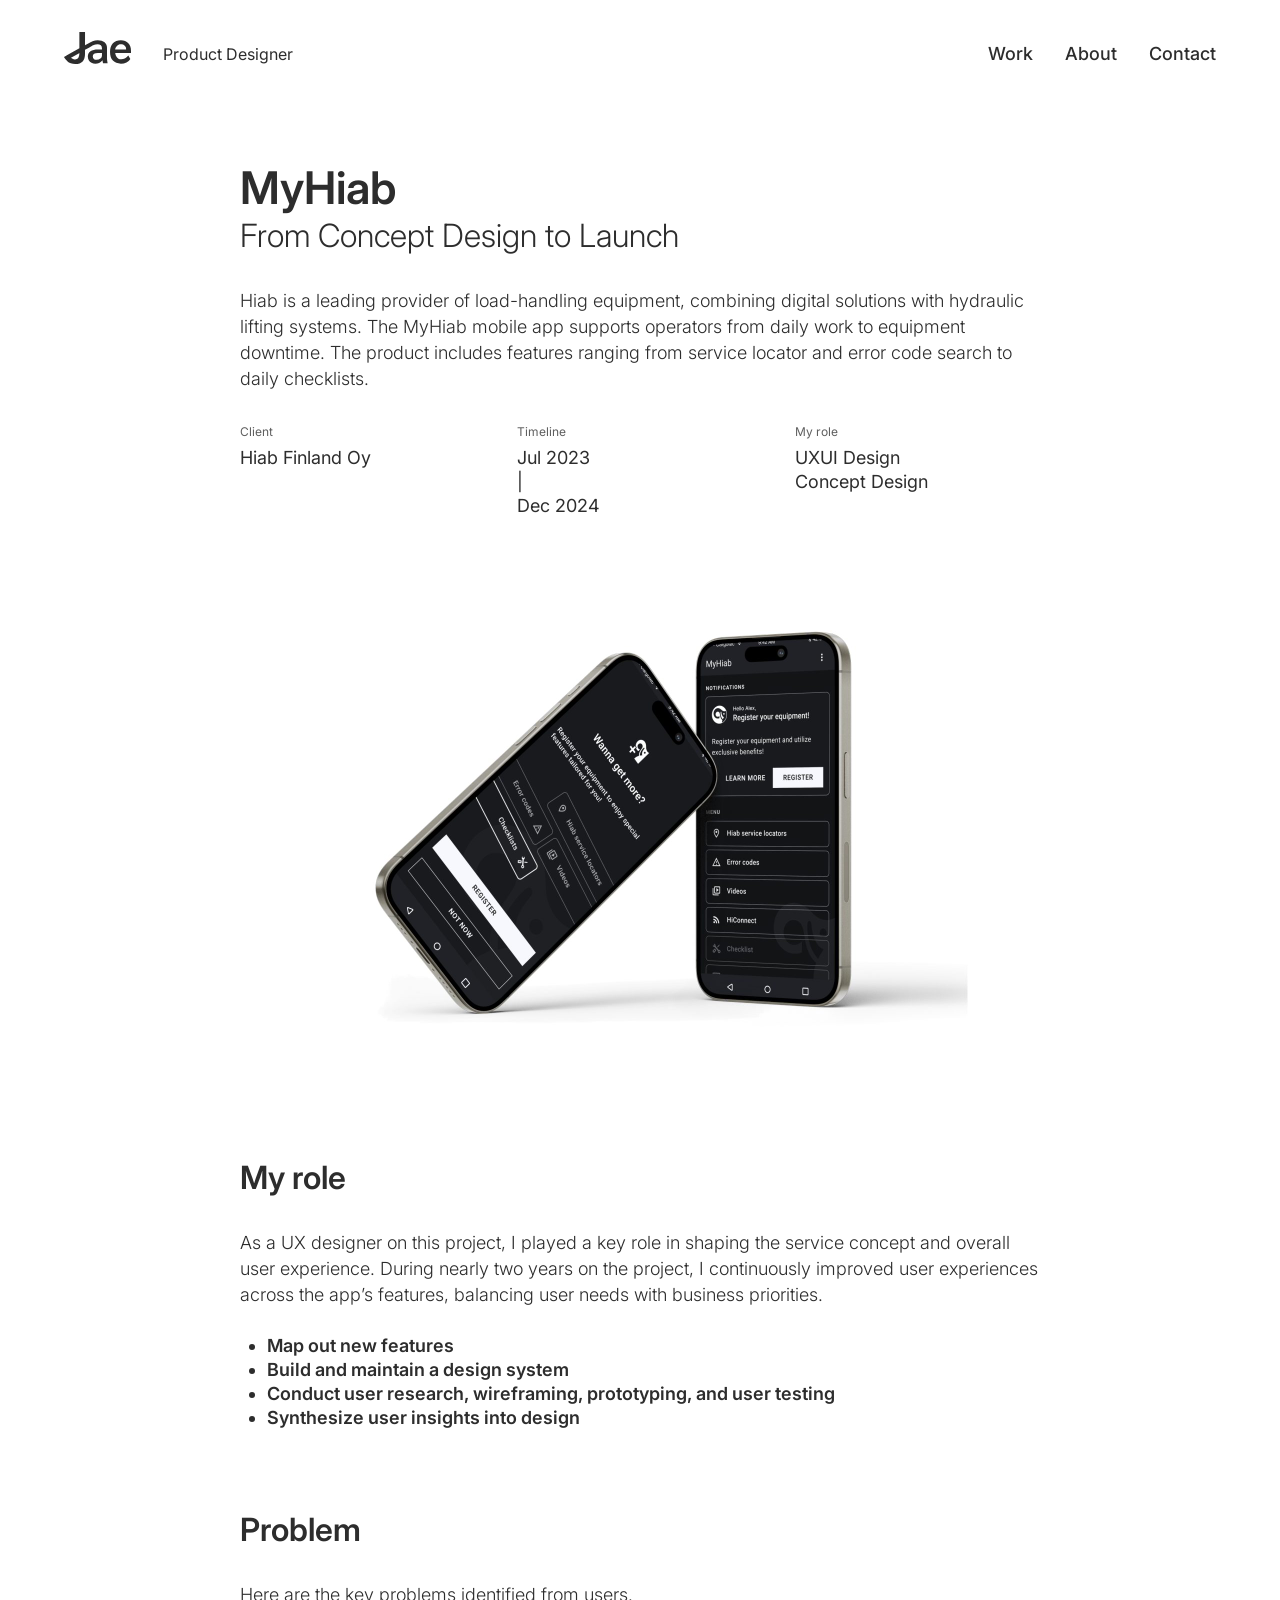
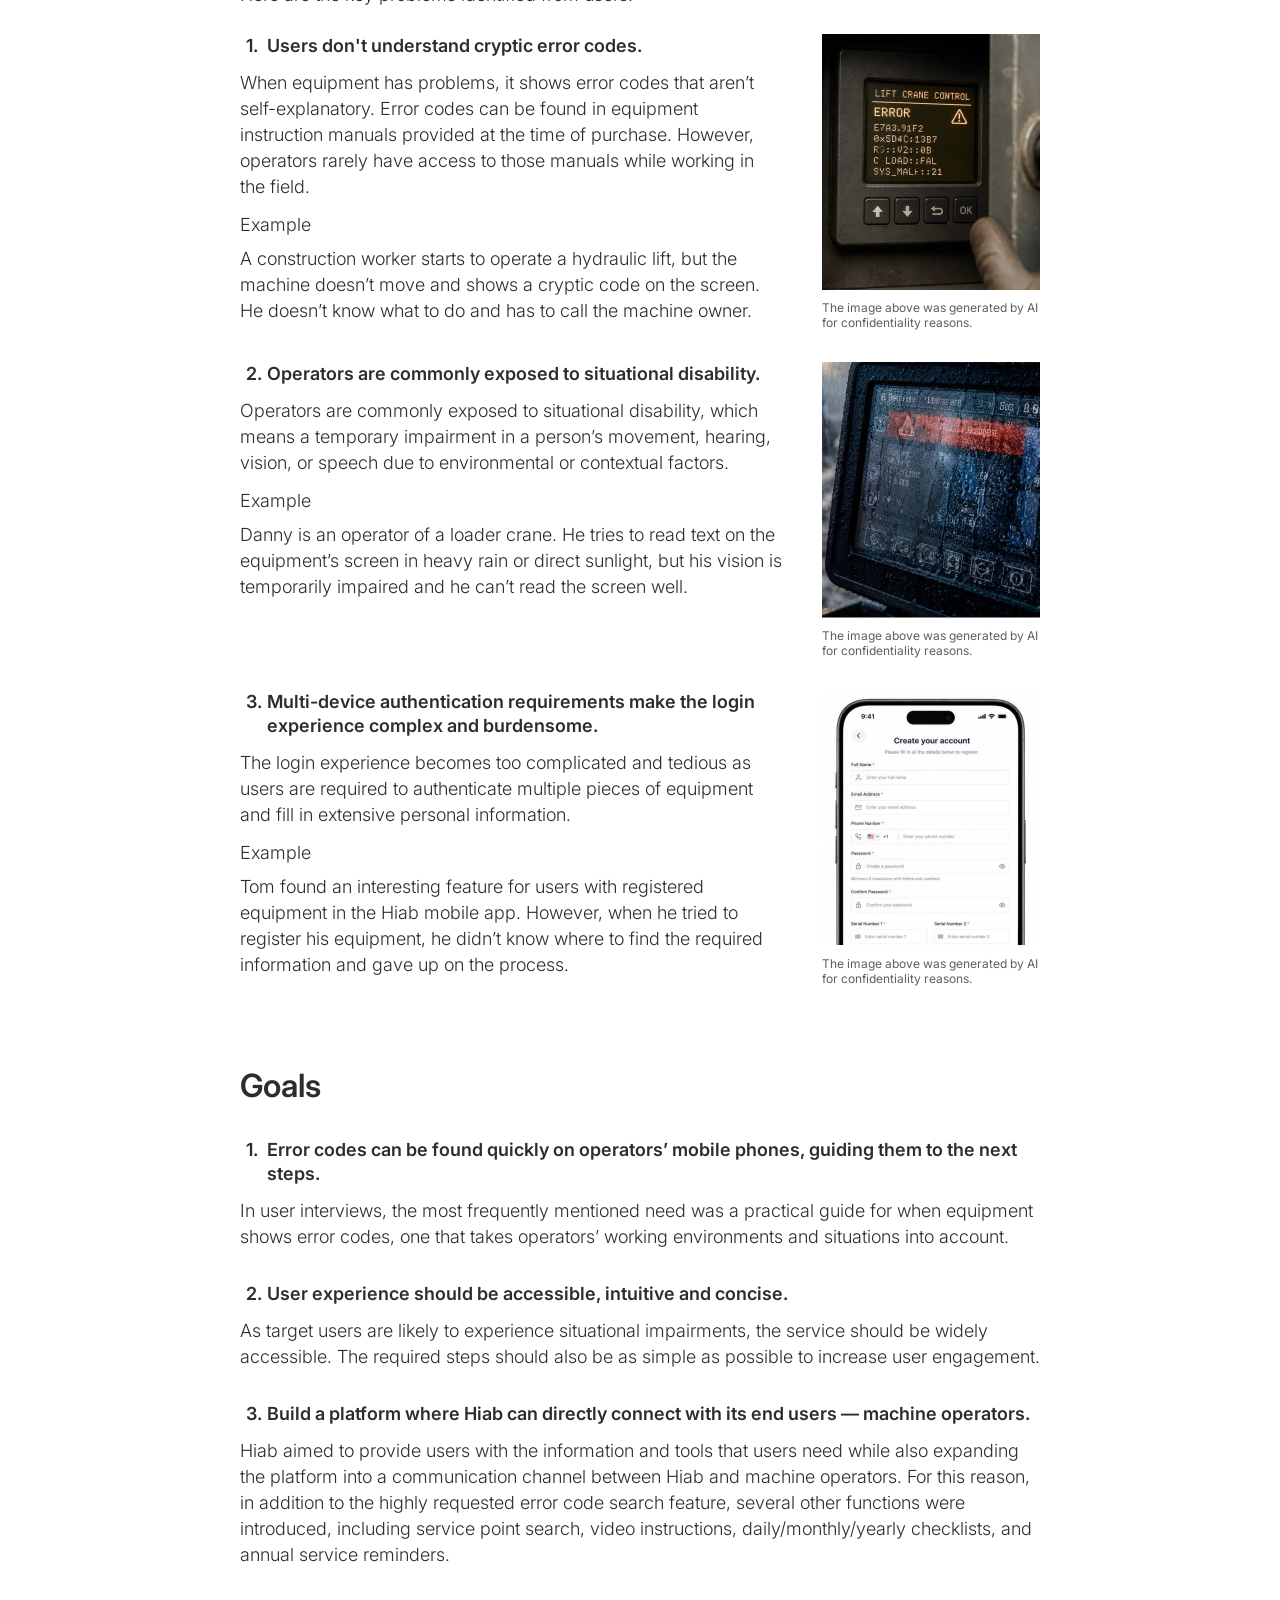
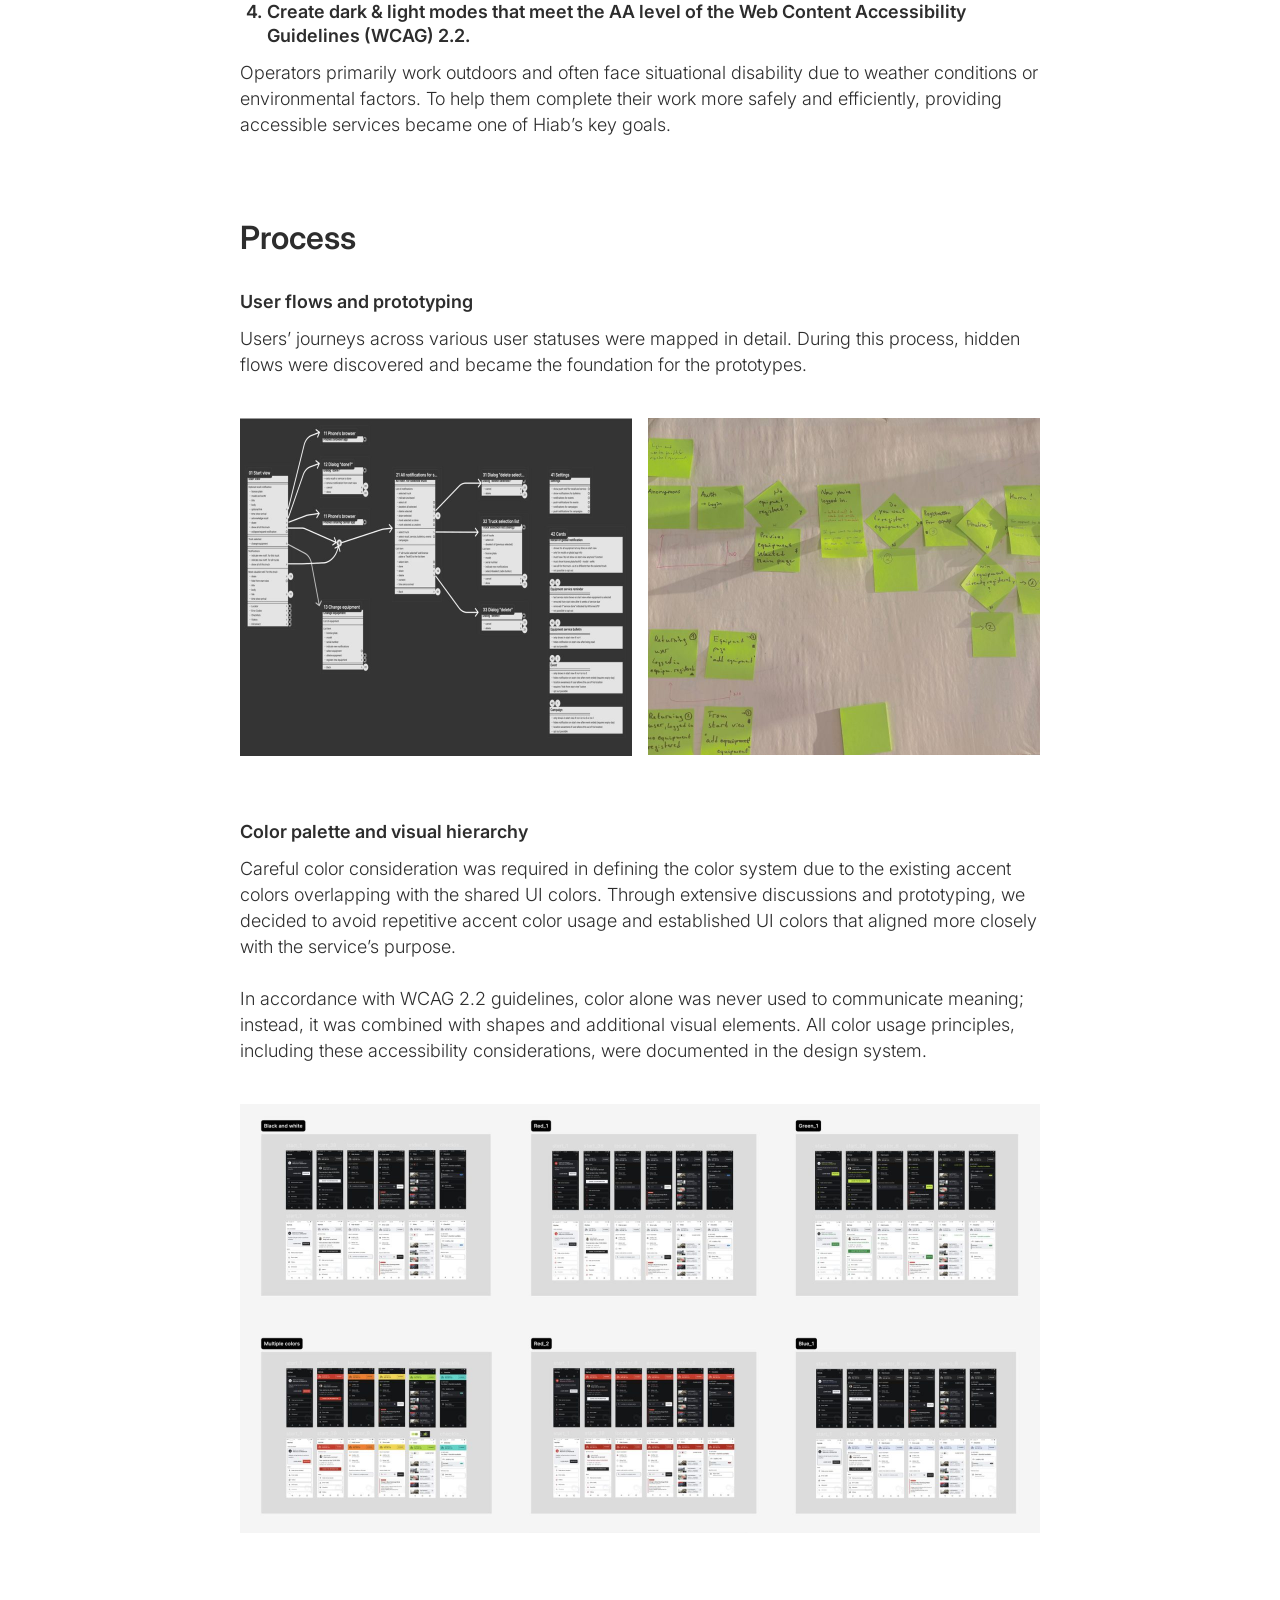
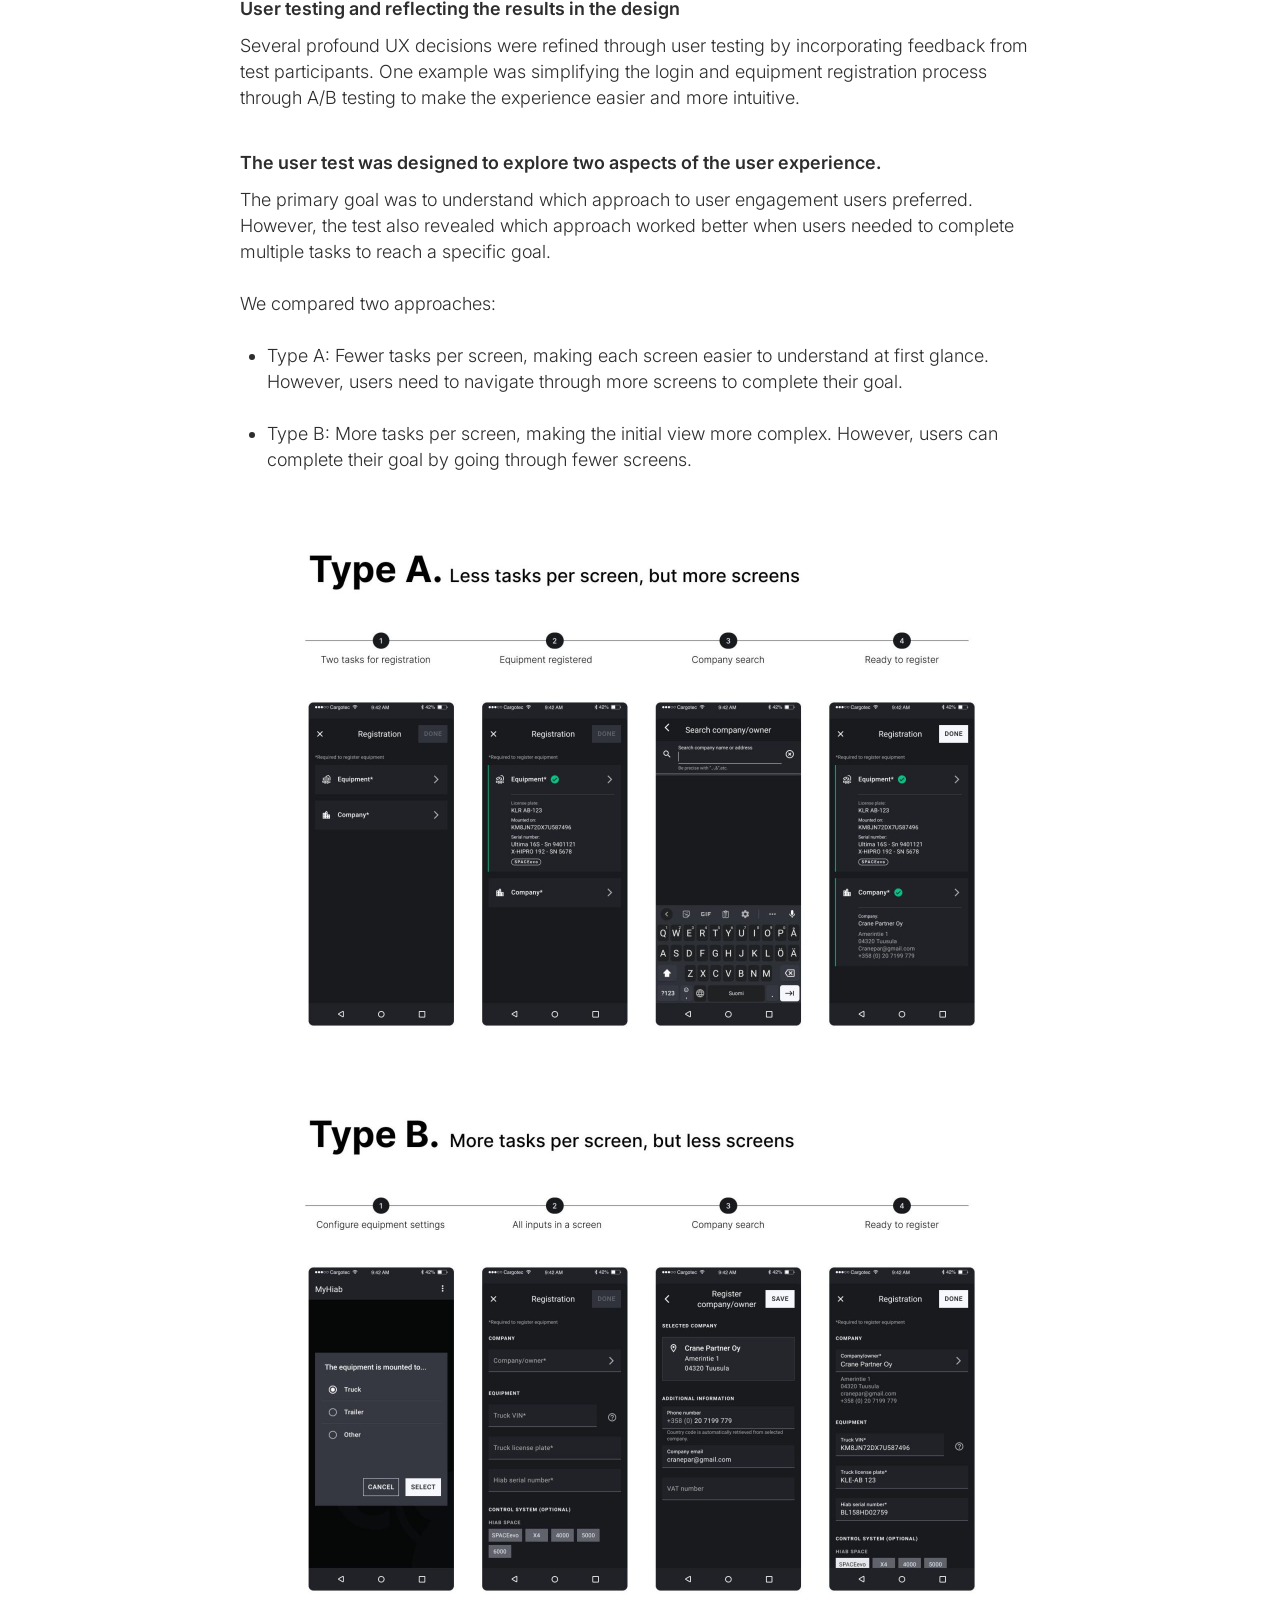
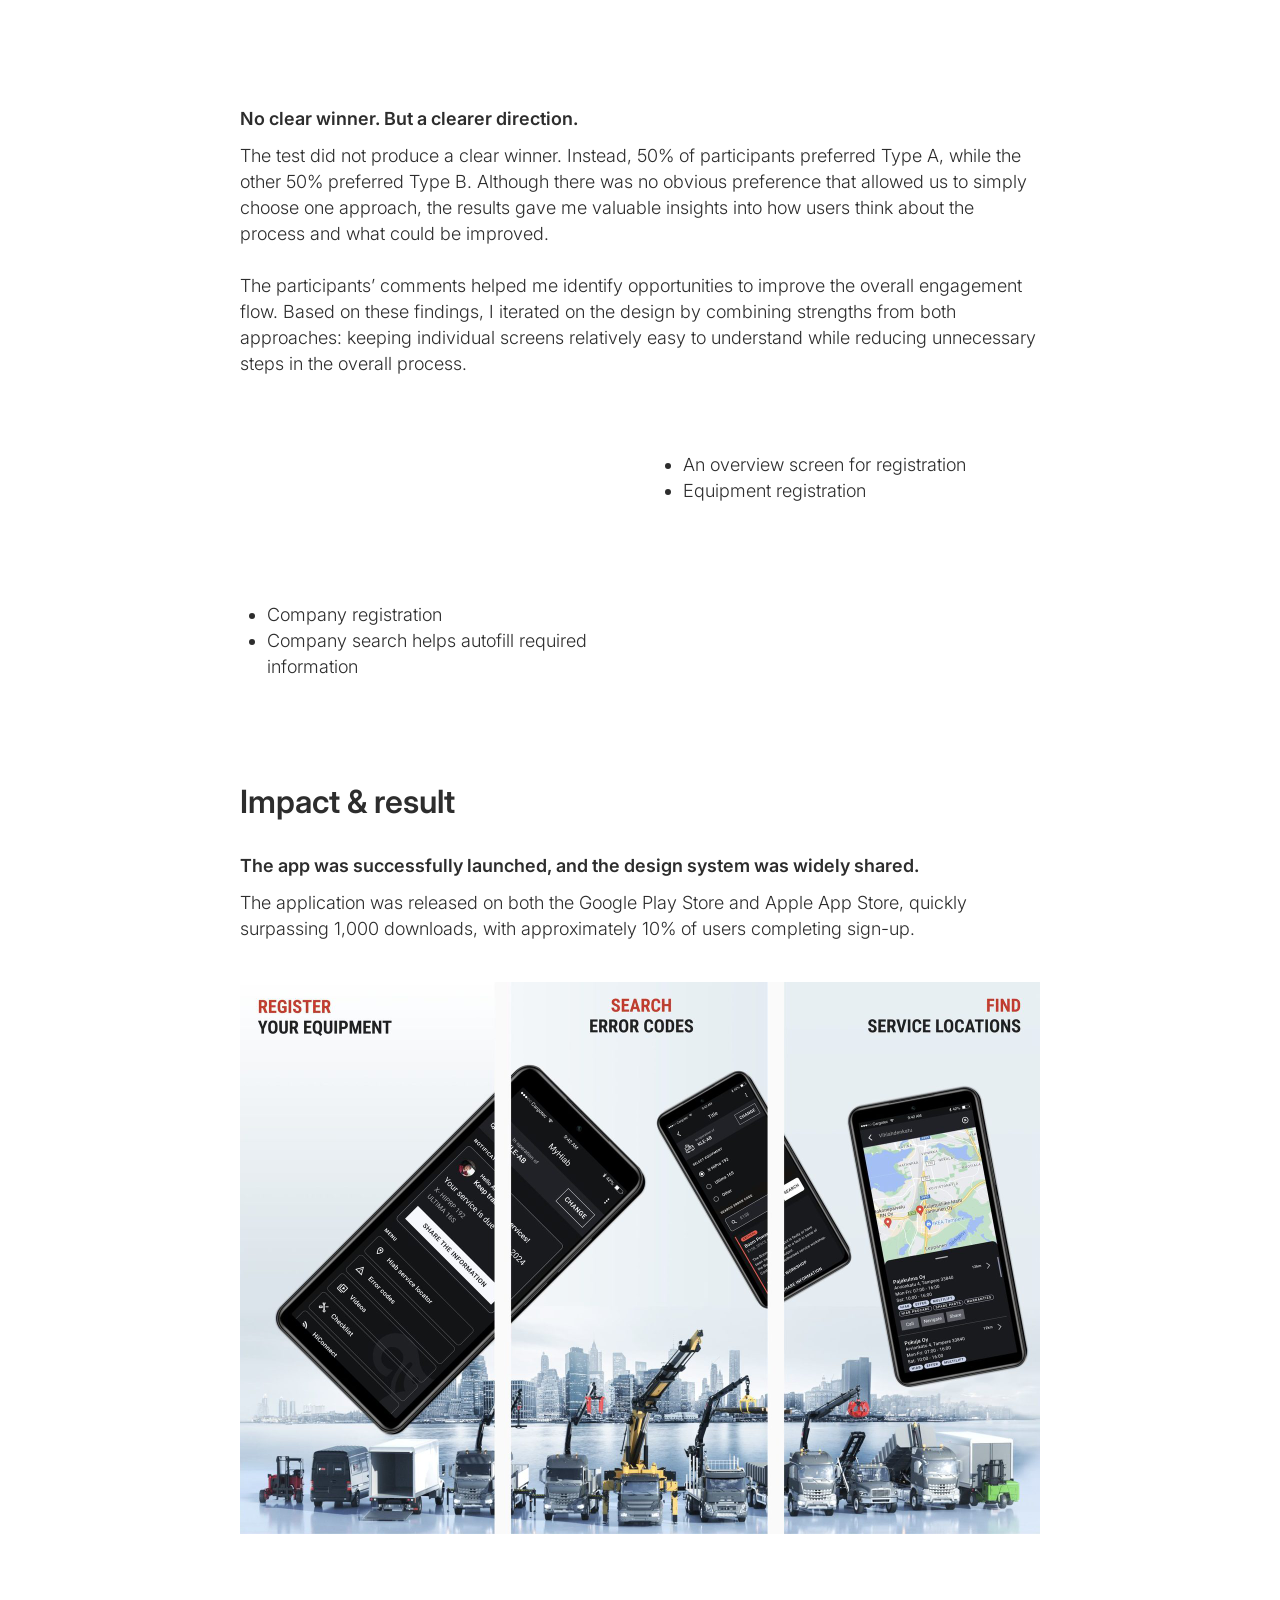
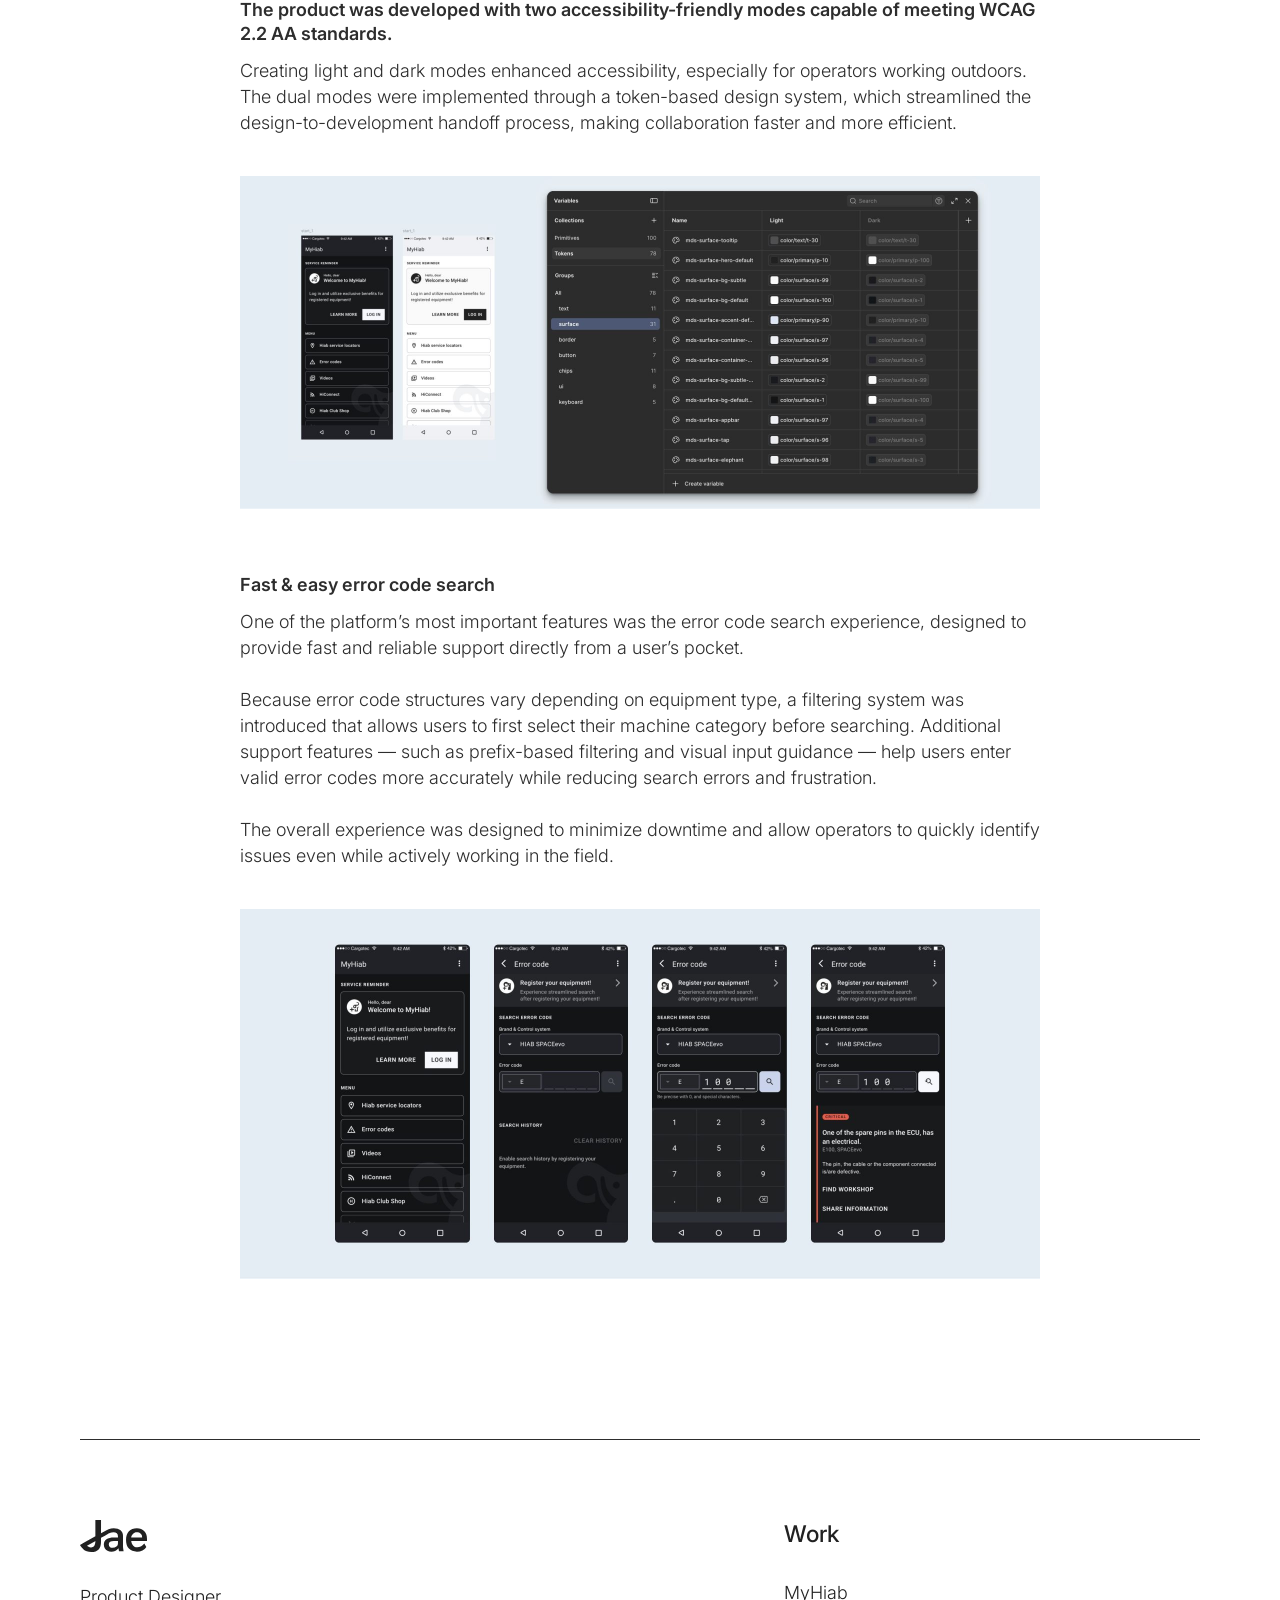
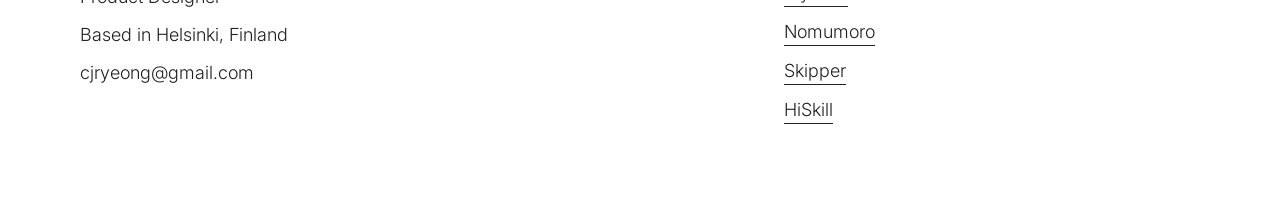
<file: projects/myhiab.html>
<!doctype html>
<html lang="en">
<head>
  <meta charset="utf-8">
  <meta name="viewport" content="width=device-width, initial-scale=1">
  <title>MyHiab — Jaeryeong Myllynen</title>
  <meta name="description" content="MyHiab: designing a mobile app for load-handling equipment operators, from concept design to launch.">

  <link rel="icon" href="../favicon.ico" sizes="48x48">
  <link rel="icon" href="../favicon.svg" type="image/svg+xml">
  <link rel="apple-touch-icon" href="../apple-touch-icon.png">

  <link rel="preconnect" href="https://fonts.googleapis.com">
  <link rel="preconnect" href="https://fonts.gstatic.com" crossorigin>
  <link href="https://fonts.googleapis.com/css2?family=Inter:wght@300;400;500;600&display=swap" rel="stylesheet">

  <link rel="stylesheet" href="../css/styles.css">
  <script src="../js/main.js" defer></script>
</head>
<body>
  <header class="site-header">
    <a class="site-header__logo" href="../index.html" aria-label="Jae — home">
      <img src="../assets/images/logo.svg" width="67.3174" height="32" alt="Jae">
    </a>
    <p class="site-header__tagline">Product Designer</p>
    <nav class="site-nav" aria-label="Main">
      <ul class="site-nav__list">
        <li><a class="site-nav__link" href="../index.html#work">Work</a></li>
        <li><a class="site-nav__link" href="../index.html#about">About</a></li>
        <li><a class="site-nav__link" href="../index.html#contact">Contact</a></li>
      </ul>
    </nav>
  </header>

  <main class="site-main project">
    <header class="project-header">
      <h1 class="project-header__title">MyHiab</h1>
      <p class="project-header__subtitle">From Concept Design to Launch</p>
      <div class="prose project-header__intro">
        <p>Hiab is a leading provider of load-handling equipment, combining digital solutions with hydraulic lifting systems. The MyHiab mobile app supports operators from daily work to equipment downtime. The product includes features ranging from service locator and error code search to daily checklists.</p>
      </div>
      <dl class="project-meta">
        <div>
          <dt>Client</dt>
          <dd>Hiab Finland Oy</dd>
        </div>
        <div>
          <dt>Timeline</dt>
          <dd><span>Jul 2023</span><span aria-hidden="true">|</span><span><span class="visually-hidden">to </span>Dec 2024</span></dd>
        </div>
        <div>
          <dt>My role</dt>
          <dd><span>UXUI Design</span><span>Concept Design</span></dd>
        </div>
      </dl>
    </header>

    <figure class="project-hero">
      <img src="../assets/images/projects/myhiab/hero.jpg" width="1600" height="1056" alt="Two phones showing the MyHiab app: a registration prompt and the home screen">
    </figure>

    <section class="project-section prose" aria-labelledby="role">
      <h2 id="role" class="project-section__title">My role</h2>
      <p>As a UX designer on this project, I played a key role in shaping the service concept and overall user experience. During nearly two years on the project, I continuously improved user experiences across the app’s features, balancing user needs with business priorities.</p>
      <ul class="bullets bullets--strong">
        <li>Map out new features</li>
        <li>Build and maintain a design system</li>
        <li>Conduct user research, wireframing, prototyping, and user testing</li>
        <li>Synthesize user insights into design</li>
      </ul>
    </section>

    <section class="project-section prose" aria-labelledby="problem">
      <h2 id="problem" class="project-section__title">Problem</h2>
      <p>Here are the key problems identified from users.</p>
      <ol class="numbered">
        <li class="problem-card">
          <div>
            <h3 class="numbered__title">Users don't understand cryptic error codes.</h3>
            <p>When equipment has problems, it shows error codes that aren’t self-explanatory. Error codes can be found in equipment instruction manuals provided at the time of purchase. However, operators rarely have access to those manuals while working in the field.</p>
            <p class="problem-card__example">Example</p>
            <p>A construction worker starts to operate a hydraulic lift, but the machine doesn’t move and shows a cryptic code on the screen. He doesn’t know what to do and has to call the machine owner.</p>
          </div>
          <figure class="problem-card__media">
            <img src="../assets/images/projects/myhiab/problem-error-code.jpg" width="436" height="512" alt="Crane control display showing an error code" loading="lazy" decoding="async">
            <figcaption class="caption">The image above was generated by AI for confidentiality reasons.</figcaption>
          </figure>
        </li>
        <li class="problem-card">
          <div>
            <h3 class="numbered__title">Operators are commonly exposed to situational disability.</h3>
            <p>Operators are commonly exposed to situational disability, which means a temporary impairment in a person’s movement, hearing, vision, or speech due to environmental or contextual factors.</p>
            <p class="problem-card__example">Example</p>
            <p>Danny is an operator of a loader crane. He tries to read text on the equipment’s screen in heavy rain or direct sunlight, but his vision is temporarily impaired and he can’t read the screen well.</p>
          </div>
          <figure class="problem-card__media">
            <img src="../assets/images/projects/myhiab/problem-weather.jpg" width="436" height="512" alt="Equipment screen covered in rain drops" loading="lazy" decoding="async">
            <figcaption class="caption">The image above was generated by AI for confidentiality reasons.</figcaption>
          </figure>
        </li>
        <li class="problem-card">
          <div>
            <h3 class="numbered__title">Multi-device authentication requirements make the login experience complex and burdensome.</h3>
            <p>The login experience becomes too complicated and tedious as users are required to authenticate multiple pieces of equipment and fill in extensive personal information.</p>
            <p class="problem-card__example">Example</p>
            <p>Tom found an interesting feature for users with registered equipment in the Hiab mobile app. However, when he tried to register his equipment, he didn’t know where to find the required information and gave up on the process.</p>
          </div>
          <figure class="problem-card__media">
            <img src="../assets/images/projects/myhiab/problem-login.jpg" width="436" height="512" alt="Phone showing a long account creation form" loading="lazy" decoding="async">
            <figcaption class="caption">The image above was generated by AI for confidentiality reasons.</figcaption>
          </figure>
        </li>
      </ol>
    </section>

    <section class="project-section prose" aria-labelledby="goals">
      <h2 id="goals" class="project-section__title">Goals</h2>
      <ol class="numbered">
        <li>
          <h3 class="numbered__title">Error codes can be found quickly on operators’ mobile phones, guiding them to the next steps.</h3>
          <p>In user interviews, the most frequently mentioned need was a practical guide for when equipment shows error codes, one that takes operators’ working environments and situations into account.</p>
        </li>
        <li>
          <h3 class="numbered__title">User experience should be accessible, intuitive and concise.</h3>
          <p>As target users are likely to experience situational impairments, the service should be widely accessible. The required steps should also be as simple as possible to increase user engagement.</p>
        </li>
        <li>
          <h3 class="numbered__title">Build a platform where Hiab can directly connect with its end users — machine operators.</h3>
          <p>Hiab aimed to provide users with the information and tools that users need while also expanding the platform into a communication channel between Hiab and machine operators. For this reason, in addition to the highly requested error code search feature, several other functions were introduced, including service point search, video instructions, daily/monthly/yearly checklists, and annual service reminders.</p>
        </li>
        <li>
          <h3 class="numbered__title">Create dark &amp; light modes that meet the AA level of the Web Content Accessibility Guidelines (WCAG) 2.2.</h3>
          <p>Operators primarily work outdoors and often face situational disability due to weather conditions or environmental factors. To help them complete their work more safely and efficiently, providing accessible services became one of Hiab’s key goals.</p>
        </li>
      </ol>
    </section>

    <section class="project-section prose" aria-labelledby="process">
      <h2 id="process" class="project-section__title">Process</h2>

      <div class="subsection">
        <h3 class="subsection__title">User flows and prototyping</h3>
        <p>Users’ journeys across various user statuses were mapped in detail. During this process, hidden flows were discovered and became the foundation for the prototypes.</p>
        <figure class="figure figure--pair">
          <img src="../assets/images/projects/myhiab/user-flow.jpg" width="784" height="676" alt="User flow diagram mapping the app's screens" loading="lazy" decoding="async">
          <img src="../assets/images/projects/myhiab/workshop.jpg" width="784" height="674" alt="Sticky notes from a user journey mapping session" loading="lazy" decoding="async">
        </figure>
      </div>

      <div class="subsection">
        <h3 class="subsection__title">Color palette and visual hierarchy</h3>
        <p>Careful color consideration was required in defining the color system due to the existing accent colors overlapping with the shared UI colors. Through extensive discussions and prototyping, we decided to avoid repetitive accent color usage and established UI colors that aligned more closely with the service’s purpose.</p>
        <p>In accordance with WCAG 2.2 guidelines, color alone was never used to communicate meaning; instead, it was combined with shapes and additional visual elements. All color usage principles, including these accessibility considerations, were documented in the design system.</p>
        <figure class="figure">
          <img src="../assets/images/projects/myhiab/color-palette.jpg" width="1600" height="858" alt="Six color palette explorations applied to the app's screens in dark and light mode" loading="lazy" decoding="async">
        </figure>
      </div>

      <div class="subsection">
        <h3 class="subsection__title">User testing and reflecting the results in the design</h3>
        <p>Several profound UX decisions were refined through user testing by incorporating feedback from test participants. One example was simplifying the login and equipment registration process through A/B testing to make the experience easier and more intuitive.</p>
      </div>

      <div class="subsection">
        <h3 class="subsection__title">The user test was designed to explore two aspects of the user experience.</h3>
        <p>The primary goal was to understand which approach to user engagement users preferred. However, the test also revealed which approach worked better when users needed to complete multiple tasks to reach a specific goal.</p>
        <p>We compared two approaches:</p>
        <ul class="bullets bullets--spaced">
          <li>Type A: Fewer tasks per screen, making each screen easier to understand at first glance. However, users need to navigate through more screens to complete their goal.</li>
          <li>Type B: More tasks per screen, making the initial view more complex. However, users can complete their goal by going through fewer screens.</li>
        </ul>
        <figure class="figure">
          <img src="../assets/images/projects/myhiab/test-type-a.jpg" width="1600" height="1130" alt="Type A: fewer tasks per screen, but more screens. Four registration screens." loading="lazy" decoding="async">
          <img src="../assets/images/projects/myhiab/test-type-b.jpg" width="1600" height="1130" alt="Type B: more tasks per screen, but fewer screens. Four registration screens." loading="lazy" decoding="async">
        </figure>
      </div>

      <div class="subsection">
        <h3 class="subsection__title">No clear winner. But a clearer direction.</h3>
        <p>The test did not produce a clear winner. Instead, 50% of participants preferred Type A, while the other 50% preferred Type B. Although there was no obvious preference that allowed us to simply choose one approach, the results gave me valuable insights into how users think about the process and what could be improved.</p>
        <p>The participants’ comments helped me identify opportunities to improve the overall engagement flow. Based on these findings, I iterated on the design by combining strengths from both approaches: keeping individual screens relatively easy to understand while reducing unnecessary steps in the overall process.</p>
        <div class="figure">
          <div class="media-row">
            <video class="media-row__media media-row__media--phone" src="../assets/videos/myhiab-test-1.mp4" width="804" height="1686" muted loop playsinline controls preload="none" data-inview-autoplay aria-label="Screen recording of the redesigned registration flow"></video>
            <ul class="bullets">
              <li>An overview screen for registration</li>
              <li>Equipment registration</li>
            </ul>
          </div>
          <div class="media-row media-row--reverse">
            <video class="media-row__media media-row__media--phone" src="../assets/videos/myhiab-test-2.mp4" width="804" height="1686" muted loop playsinline controls preload="none" data-inview-autoplay aria-label="Screen recording of company search autofilling the registration details"></video>
            <ul class="bullets">
              <li>Company registration</li>
              <li>Company search helps autofill required information</li>
            </ul>
          </div>
        </div>
      </div>
    </section>

    <section class="project-section prose" aria-labelledby="impact">
      <h2 id="impact" class="project-section__title">Impact &amp; result</h2>

      <div class="subsection subsection--highlight">
        <h3 class="subsection__title">The app was successfully launched, and the design system was widely shared.</h3>
        <p>The application was released on both the Google Play Store and Apple App Store, quickly surpassing 1,000 downloads, with approximately 10% of users completing sign-up.</p>
        <figure class="figure">
          <img src="../assets/images/projects/myhiab/launch.jpg" width="1600" height="1104" alt="Store screenshots: register your equipment, search error codes, find service locations" loading="lazy" decoding="async">
        </figure>
      </div>

      <div class="subsection subsection--highlight">
        <h3 class="subsection__title">The product was developed with two accessibility-friendly modes capable of meeting WCAG 2.2 AA standards.</h3>
        <p>Creating light and dark modes enhanced accessibility, especially for operators working outdoors. The dual modes were implemented through a token-based design system, which streamlined the design-to-development handoff process, making collaboration faster and more efficient.</p>
        <figure class="figure">
          <img src="../assets/images/projects/myhiab/light-dark-tokens.jpg" width="1600" height="666" alt="Light and dark mode screens next to the color token variables in Figma" loading="lazy" decoding="async">
        </figure>
      </div>

      <div class="subsection">
        <h3 class="subsection__title">Fast &amp; easy error code search</h3>
        <p>One of the platform’s most important features was the error code search experience, designed to provide fast and reliable support directly from a user’s pocket.</p>
        <p>Because error code structures vary depending on equipment type, a filtering system was introduced that allows users to first select their machine category before searching. Additional support features — such as prefix-based filtering and visual input guidance — help users enter valid error codes more accurately while reducing search errors and frustration.</p>
        <p>The overall experience was designed to minimize downtime and allow operators to quickly identify issues even while actively working in the field.</p>
        <figure class="figure">
          <img src="../assets/images/projects/myhiab/error-code-search.jpg" width="1600" height="740" alt="Four screens of the error code search flow" loading="lazy" decoding="async">
        </figure>
      </div>
    </section>
  </main>

  <footer class="site-footer">
    <div class="site-footer__inner">
      <div class="site-footer__info">
        <img src="../assets/images/logo-footer.svg" width="67.3174" height="32" alt="Jae">
        <ul class="site-footer__details">
          <li>Product Designer</li>
          <li>Based in Helsinki, Finland</li>
          <li><a href="mailto:cjryeong@gmail.com">cjryeong@gmail.com</a></li>
        </ul>
      </div>
      <nav class="site-footer__work" aria-label="Work">
        <h2 class="site-footer__heading">Work</h2>
        <ul class="site-footer__links">
          <li><a class="site-footer__link" href="myhiab.html" aria-current="page">MyHiab</a></li>
          <li><a class="site-footer__link" href="nomumoro.html">Nomumoro</a></li>
          <li><a class="site-footer__link" href="skipper.html">Skipper</a></li>
          <li><a class="site-footer__link" href="hiskill.html">HiSkill</a></li>
        </ul>
      </nav>
    </div>
  </footer>
</body>
</html>
</file>
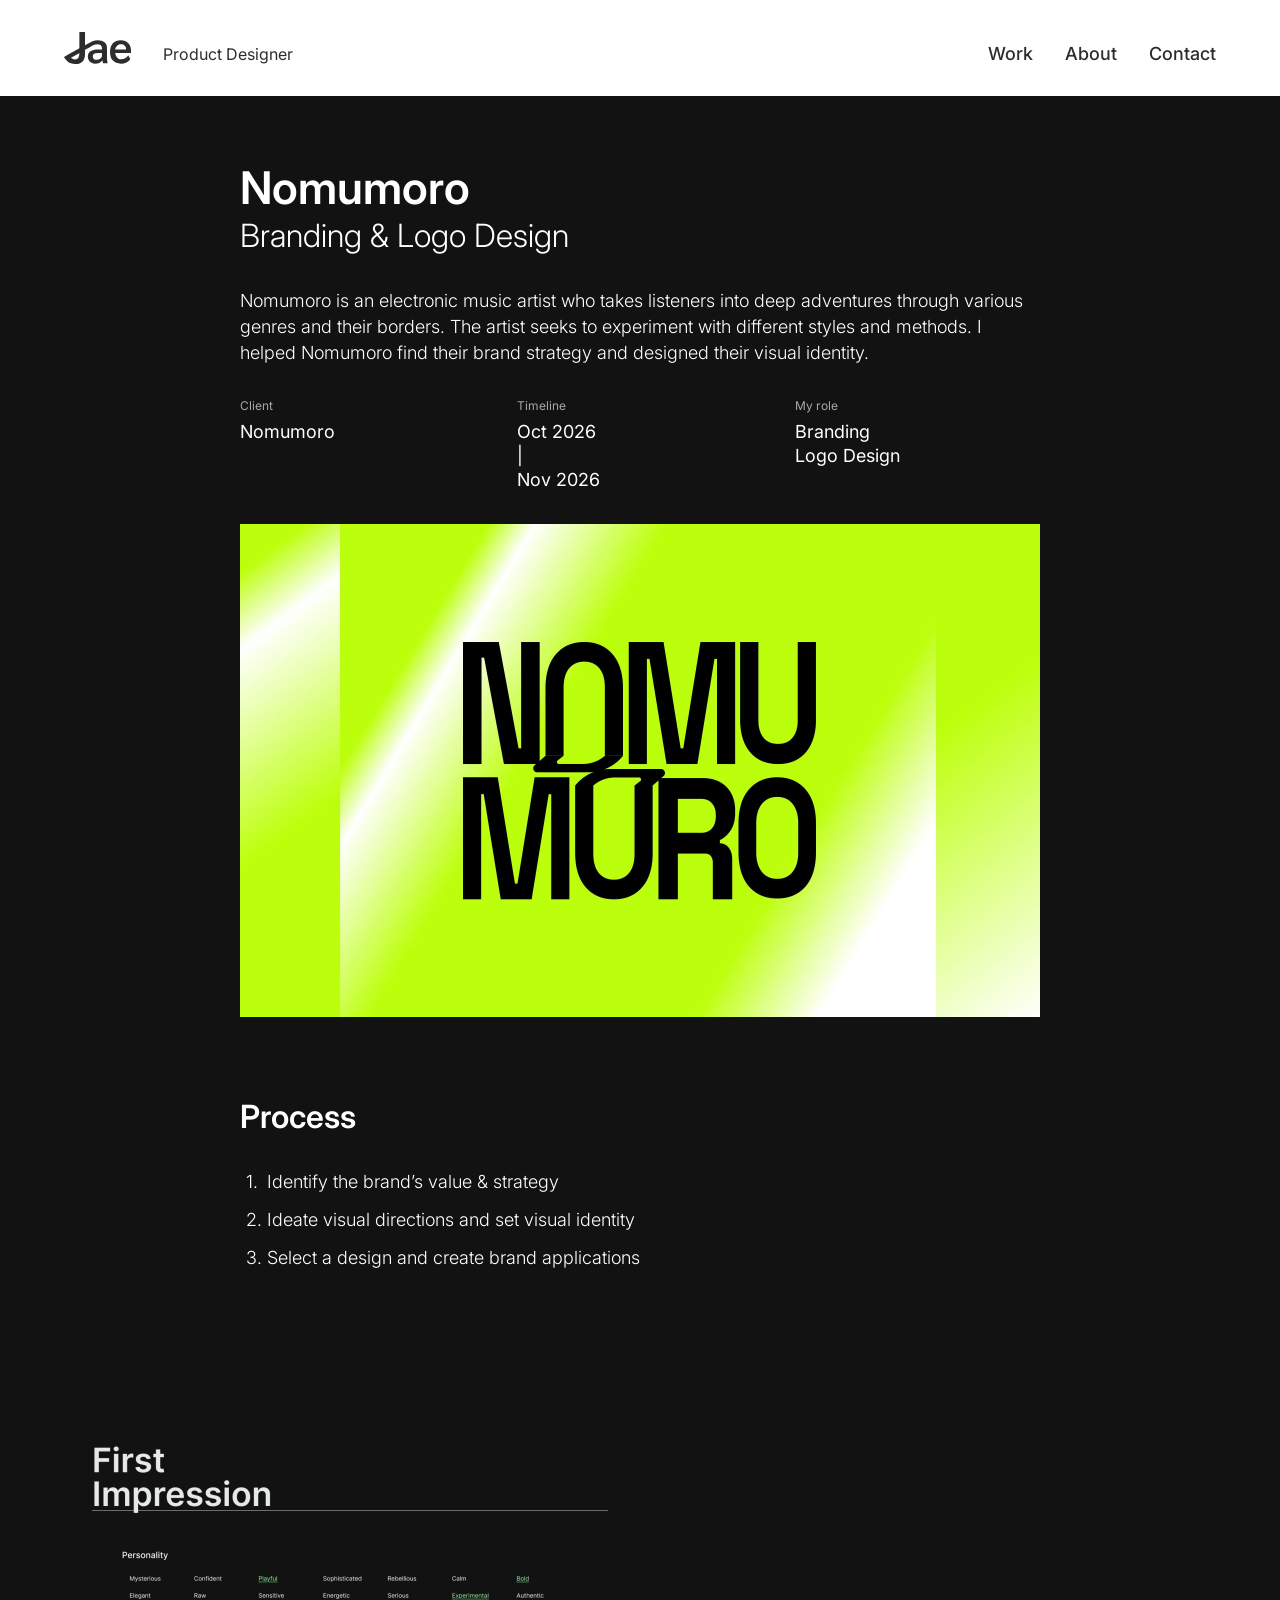
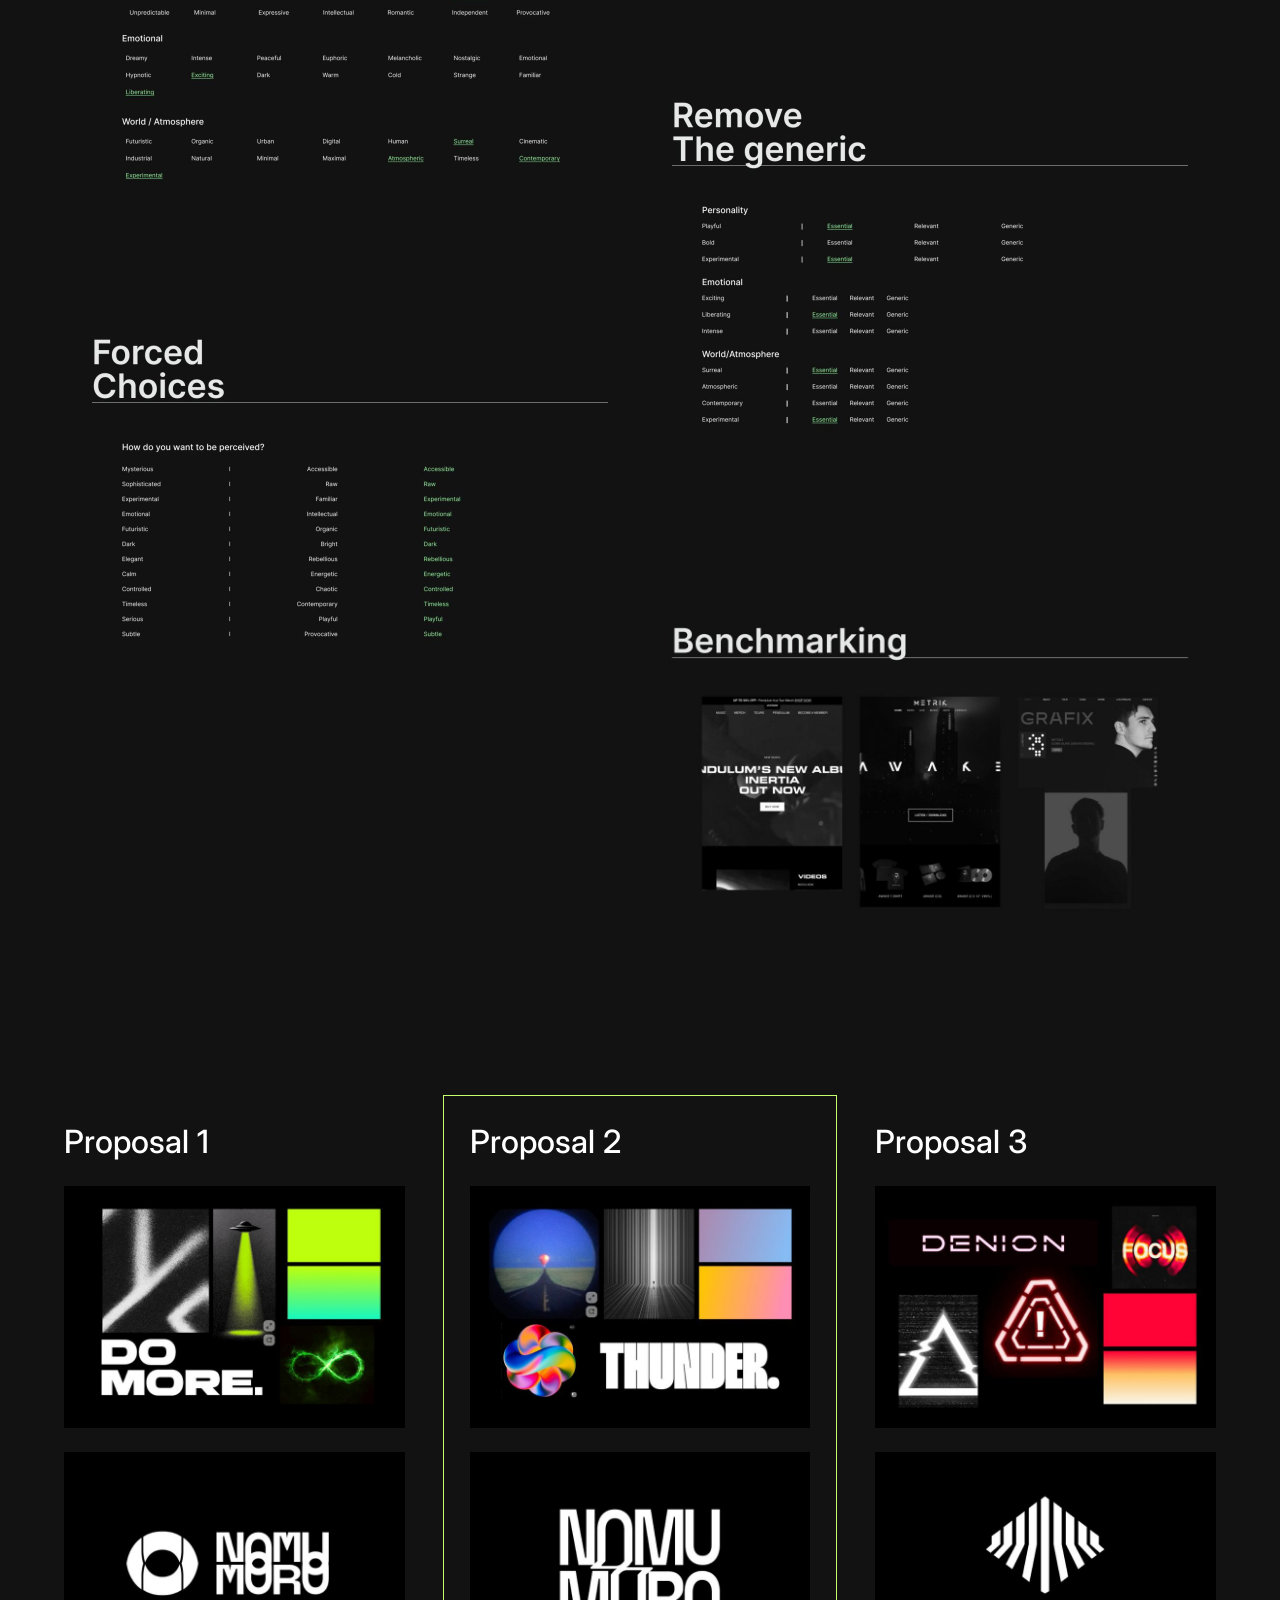
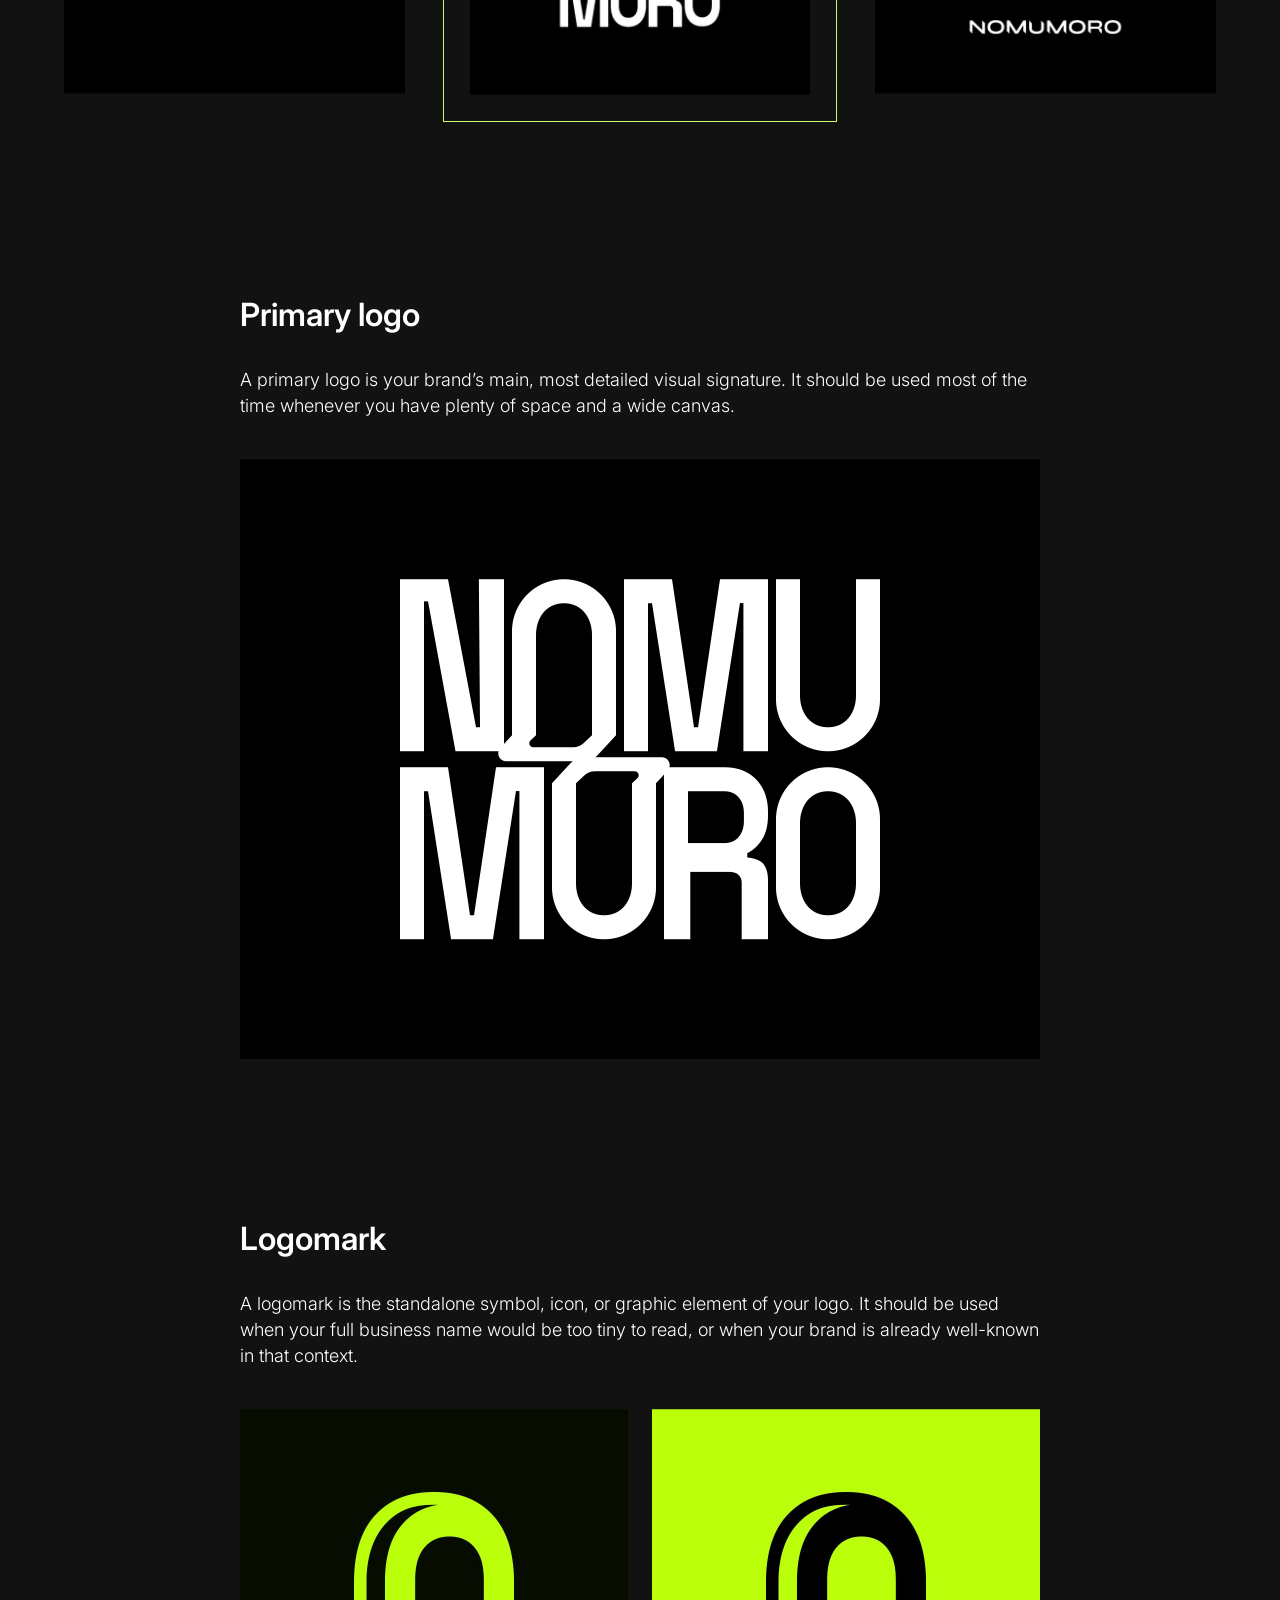
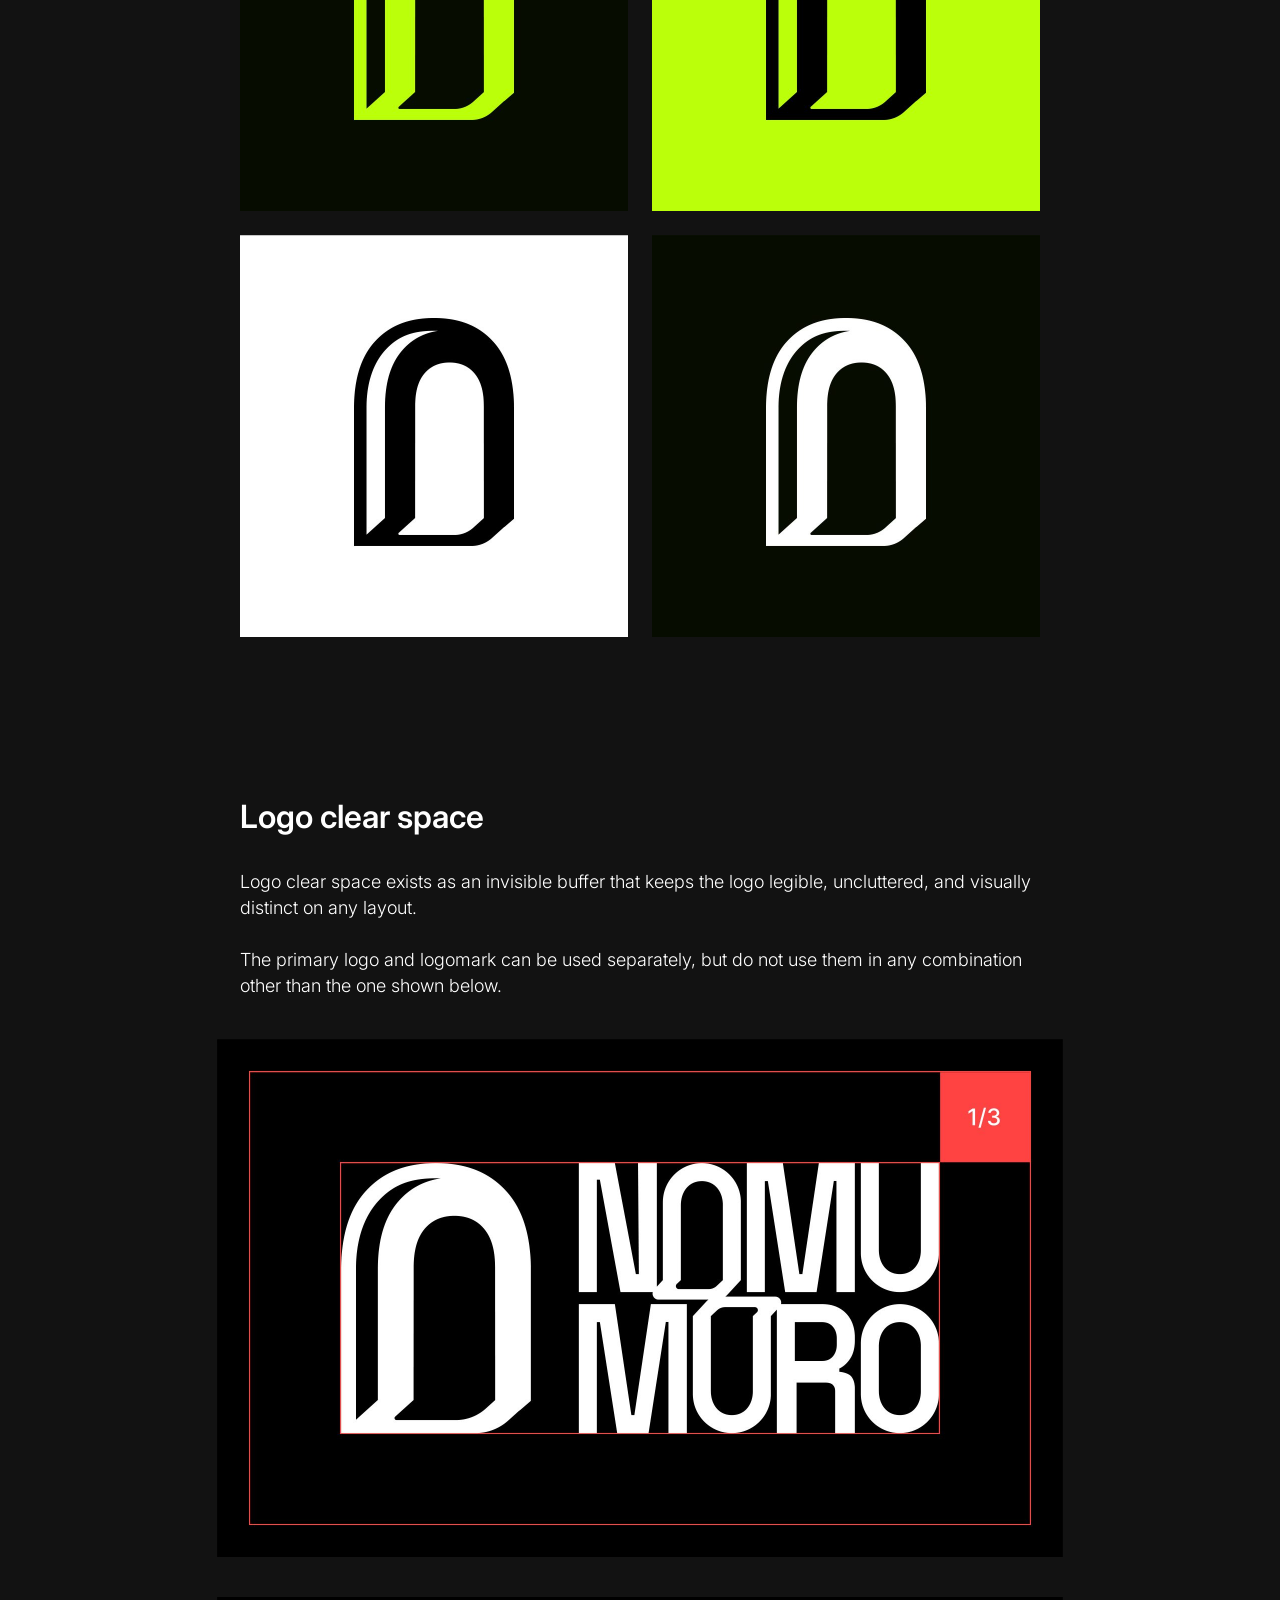
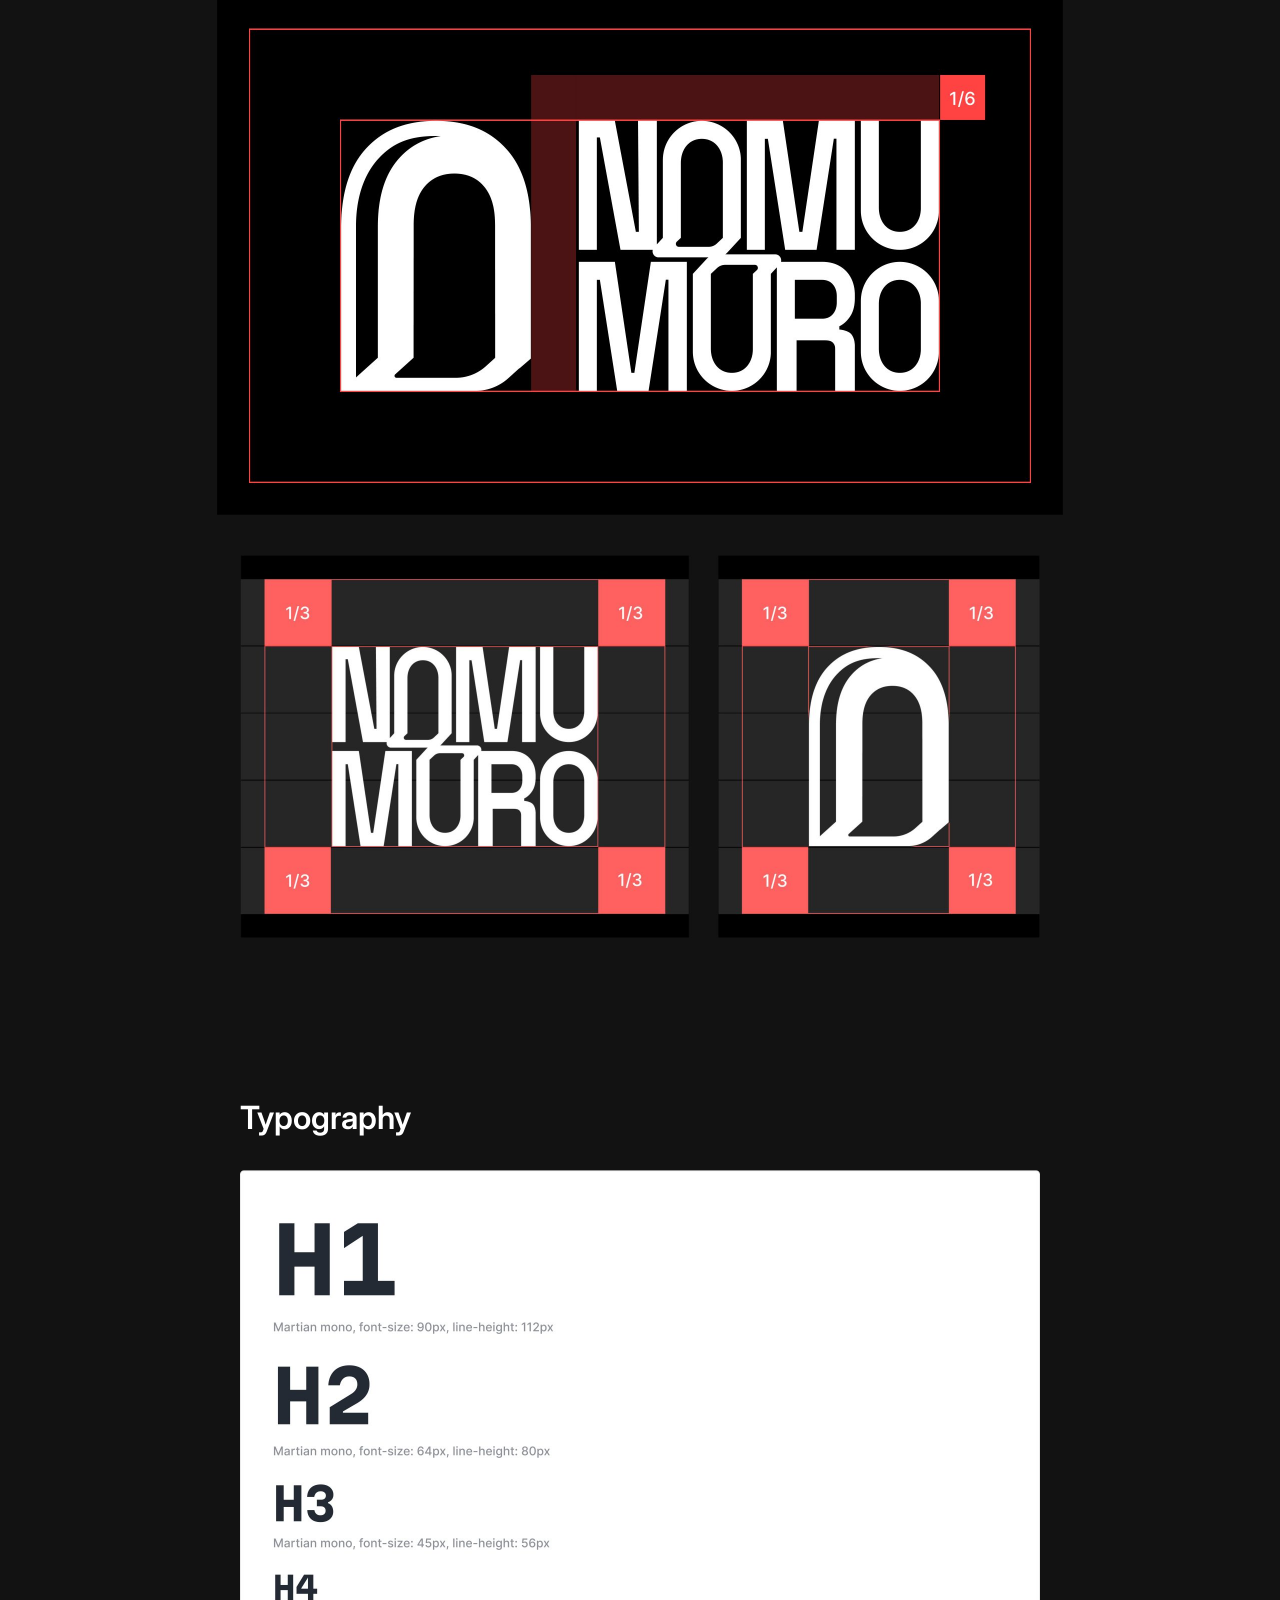
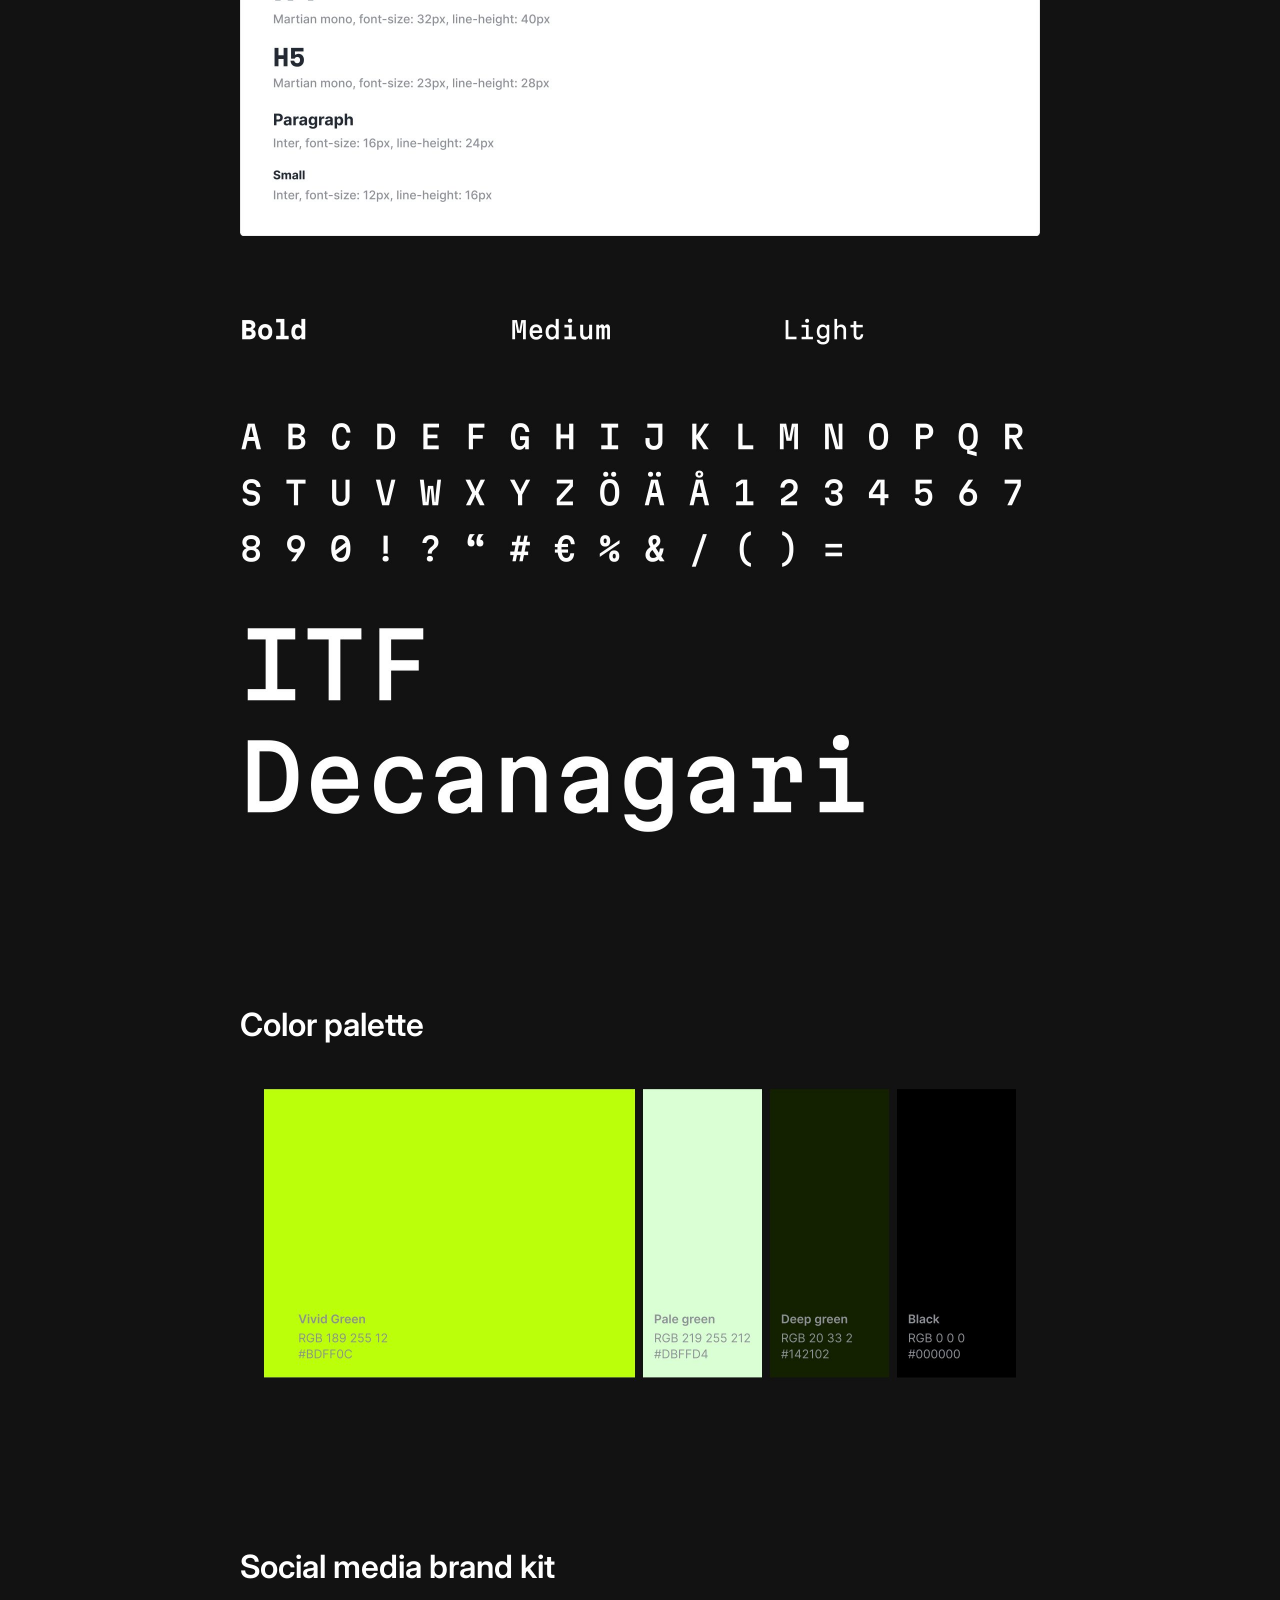
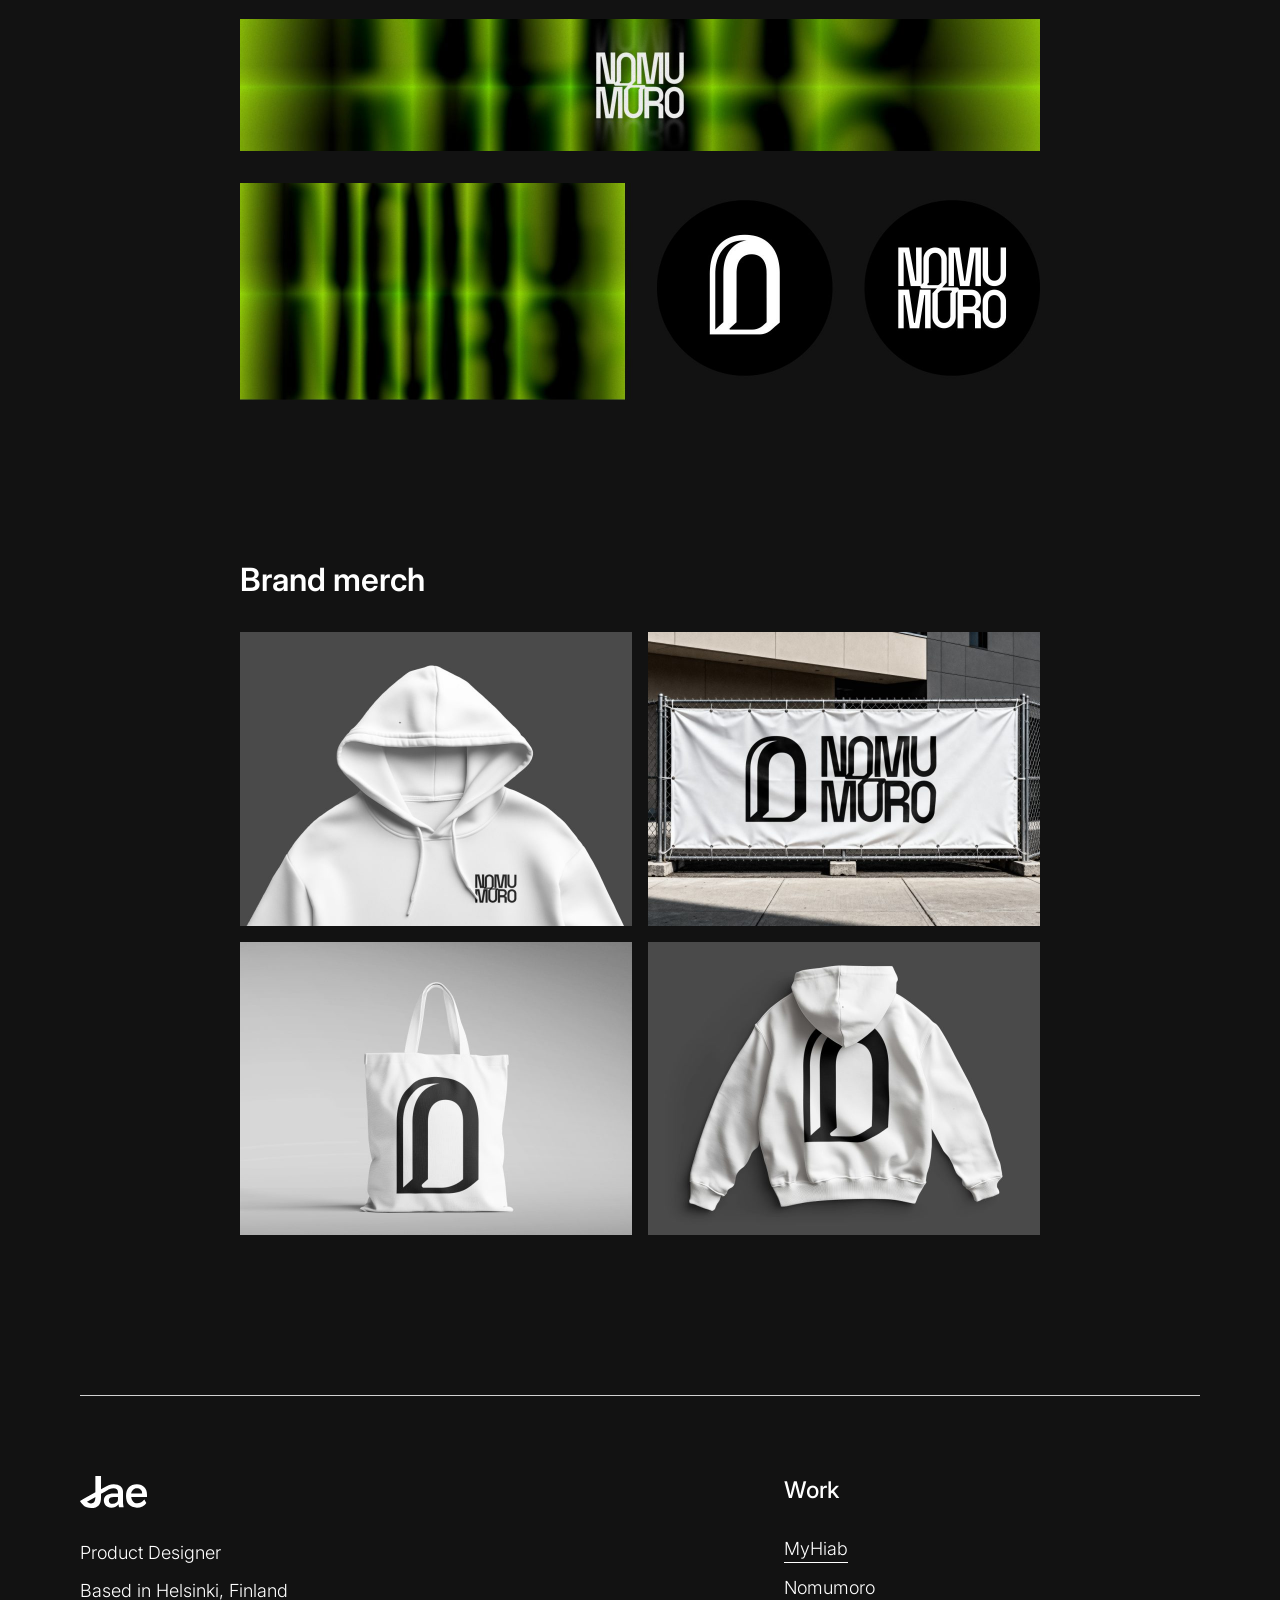
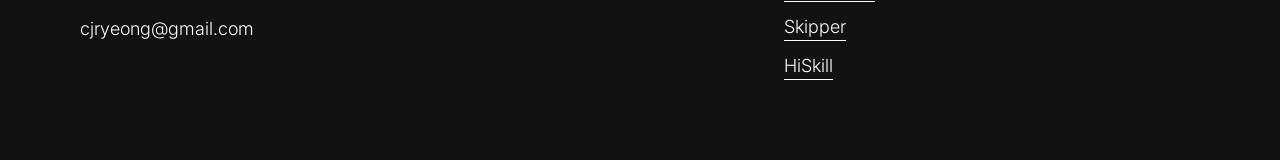
<file: projects/nomumoro.html>
<!doctype html>
<html lang="en">
<head>
  <meta charset="utf-8">
  <meta name="viewport" content="width=device-width, initial-scale=1">
  <title>Nomumoro — Jaeryeong Myllynen</title>
  <meta name="description" content="Nomumoro: brand strategy, logo design and visual identity for an electronic music artist.">

  <link rel="icon" href="../favicon.ico" sizes="48x48">
  <link rel="icon" href="../favicon.svg" type="image/svg+xml">
  <link rel="apple-touch-icon" href="../apple-touch-icon.png">

  <link rel="preconnect" href="https://fonts.googleapis.com">
  <link rel="preconnect" href="https://fonts.gstatic.com" crossorigin>
  <link href="https://fonts.googleapis.com/css2?family=Inter:wght@300;400;500;600&display=swap" rel="stylesheet">

  <link rel="stylesheet" href="../css/styles.css">
</head>
<body class="theme-dark">
  <header class="site-header">
    <a class="site-header__logo" href="../index.html" aria-label="Jae — home">
      <img src="../assets/images/logo.svg" width="67.3174" height="32" alt="Jae">
    </a>
    <p class="site-header__tagline">Product Designer</p>
    <nav class="site-nav" aria-label="Main">
      <ul class="site-nav__list">
        <li><a class="site-nav__link" href="../index.html#work">Work</a></li>
        <li><a class="site-nav__link" href="../index.html#about">About</a></li>
        <li><a class="site-nav__link" href="../index.html#contact">Contact</a></li>
      </ul>
    </nav>
  </header>

  <main class="site-main project">
    <header class="project-header">
      <h1 class="project-header__title">Nomumoro</h1>
      <p class="project-header__subtitle">Branding &amp; Logo Design</p>
      <div class="prose project-header__intro">
        <p>Nomumoro is an electronic music artist who takes listeners into deep adventures through various genres and their borders. The artist seeks to experiment with different styles and methods. I helped Nomumoro find their brand strategy and designed their visual identity.</p>
      </div>
      <dl class="project-meta">
        <div>
          <dt>Client</dt>
          <dd>Nomumoro</dd>
        </div>
        <div>
          <dt>Timeline</dt>
          <dd><span>Oct 2026</span><span aria-hidden="true">|</span><span><span class="visually-hidden">to </span>Nov 2026</span></dd>
        </div>
        <div>
          <dt>My role</dt>
          <dd><span>Branding</span><span>Logo Design</span></dd>
        </div>
      </dl>
    </header>

    <figure class="project-hero">
      <img src="../assets/images/projects/nomumoro/hero.jpg" width="1600" height="986" alt="Nomumoro logotype in black on a vivid green gradient">
    </figure>

    <section class="project-section prose" aria-labelledby="process" style="--section-gap: 80px">
      <h2 id="process" class="project-section__title">Process</h2>
      <ol class="numbered numbered--compact">
        <li><p class="numbered__title">Identify the brand’s value &amp; strategy</p></li>
        <li><p class="numbered__title">Ideate visual directions and set visual identity</p></li>
        <li><p class="numbered__title">Select a design and create brand applications</p></li>
      </ol>

      <div class="moodboard breakout">
        <div class="moodboard__column">
          <img src="../assets/images/projects/nomumoro/first-impression.jpg" width="1080" height="768" alt="First impression: personality, emotional and world/atmosphere keywords with the chosen ones highlighted" loading="lazy" decoding="async">
          <img src="../assets/images/projects/nomumoro/forced-choices.jpg" width="1080" height="768" alt="Forced choices: pairs of opposing keywords answering how the artist wants to be perceived" loading="lazy" decoding="async">
        </div>
        <div class="moodboard__column">
          <img src="../assets/images/projects/nomumoro/remove-generic.jpg" width="1080" height="768" alt="Remove the generic: keywords rated as essential, relevant or generic" loading="lazy" decoding="async">
          <img src="../assets/images/projects/nomumoro/benchmarking.jpg" width="1120" height="796" alt="Benchmarking: websites of other electronic music artists" loading="lazy" decoding="async">
        </div>
      </div>

      <div class="proposals breakout">
        <div class="proposal">
          <h3 class="proposal__title">Proposal 1</h3>
          <img src="../assets/images/projects/nomumoro/proposal-1-mood.jpg" width="700" height="498" alt="Proposal 1 moodboard: neon green light, infinity symbol and the words Do more" loading="lazy" decoding="async">
          <img src="../assets/images/projects/nomumoro/proposal-1-logo.jpg" width="700" height="498" alt="Proposal 1 logo: a circular eye symbol with a stacked wordmark" loading="lazy" decoding="async">
        </div>
        <div class="proposal proposal--selected">
          <h3 class="proposal__title">Proposal 2 <span class="visually-hidden">(selected)</span></h3>
          <img src="../assets/images/projects/nomumoro/proposal-2-mood.jpg" width="700" height="498" alt="Proposal 2 moodboard: colorful gradients, a glossy blob and the word Thunder" loading="lazy" decoding="async">
          <img src="../assets/images/projects/nomumoro/proposal-2-logo.jpg" width="700" height="498" alt="Proposal 2 logo: the condensed NOMU MURO wordmark" loading="lazy" decoding="async">
        </div>
        <div class="proposal">
          <h3 class="proposal__title">Proposal 3</h3>
          <img src="../assets/images/projects/nomumoro/proposal-3-mood.jpg" width="700" height="498" alt="Proposal 3 moodboard: red neon warning signs and the word Focus" loading="lazy" decoding="async">
          <img src="../assets/images/projects/nomumoro/proposal-3-logo.jpg" width="700" height="498" alt="Proposal 3 logo: a striped crown symbol above the NOMUMORO wordmark" loading="lazy" decoding="async">
        </div>
      </div>
    </section>

    <section class="project-section prose" aria-labelledby="primary-logo" style="--section-gap: 200px">
      <h2 id="primary-logo" class="project-section__title">Primary logo</h2>
      <p>A primary logo is your brand’s main, most detailed visual signature. It should be used most of the time whenever you have plenty of space and a wide canvas.</p>
      <figure class="figure">
        <img src="../assets/images/projects/nomumoro/primary-logo.jpg" width="1600" height="1200" alt="Primary logo: the NOMU MURO wordmark in white on black" loading="lazy" decoding="async">
      </figure>
    </section>

    <section class="project-section prose" aria-labelledby="logomark">
      <h2 id="logomark" class="project-section__title">Logomark</h2>
      <p>A logomark is the standalone symbol, icon, or graphic element of your logo. It should be used when your full business name would be too tiny to read, or when your brand is already well-known in that context.</p>
      <div class="figure logomarks">
        <img src="../assets/images/projects/nomumoro/logomark-dark-green.jpg" width="776" height="804" alt="Logomark in green on deep green" loading="lazy" decoding="async">
        <img src="../assets/images/projects/nomumoro/logomark-green.jpg" width="776" height="804" alt="Logomark in black on vivid green" loading="lazy" decoding="async">
        <img src="../assets/images/projects/nomumoro/logomark-white.jpg" width="776" height="804" alt="Logomark in black on white" loading="lazy" decoding="async">
        <img src="../assets/images/projects/nomumoro/logomark-dark.jpg" width="776" height="804" alt="Logomark in white on deep green" loading="lazy" decoding="async">
      </div>
    </section>

    <section class="project-section prose" aria-labelledby="clear-space">
      <h2 id="clear-space" class="project-section__title">Logo clear space</h2>
      <p>Logo clear space exists as an invisible buffer that keeps the logo legible, uncluttered, and visually distinct on any layout.</p>
      <p>The primary logo and logomark can be used separately, but do not use them in any combination other than the one shown below.</p>
      <div class="figure figure-list">
        <img class="breakout figure--wide" src="../assets/images/projects/nomumoro/clearspace-1.jpg" width="1692" height="1036" alt="Clear space around the combined logo: one third of the logo height on every side" loading="lazy" decoding="async">
        <img class="breakout figure--wide" src="../assets/images/projects/nomumoro/clearspace-2.jpg" width="1692" height="1036" alt="Spacing between logomark and wordmark: one sixth of the logo height" loading="lazy" decoding="async">
        <img src="../assets/images/projects/nomumoro/clearspace-3.jpg" width="1600" height="766" alt="Clear space around the wordmark and the logomark used separately: one third on every side" loading="lazy" decoding="async">
      </div>
    </section>

    <section class="project-section prose" aria-labelledby="typography">
      <h2 id="typography" class="project-section__title">Typography</h2>
      <img src="../assets/images/projects/nomumoro/type-scale.jpg" width="1600" height="1332" alt="Type scale: H1 to H5 in Martian Mono from 90px to 23px, paragraph and small text in Inter" loading="lazy" decoding="async">
      <figure class="figure" style="margin-top: 64px">
        <img src="../assets/images/projects/nomumoro/type-specimen.jpg" width="1600" height="1090" alt="ITF Devanagari specimen in bold, medium and light with the full character set" loading="lazy" decoding="async">
      </figure>
    </section>

    <section class="project-section prose" aria-labelledby="palette">
      <h2 id="palette" class="project-section__title">Color palette</h2>
      <figure class="figure">
        <img src="../assets/images/projects/nomumoro/color-palette.jpg" width="1600" height="620" alt="Color palette: Vivid green #BDFF0C, Pale green #DBFFD4, Deep green #142102 and Black #000000" loading="lazy" decoding="async">
      </figure>
    </section>

    <section class="project-section prose" aria-labelledby="social">
      <h2 id="social" class="project-section__title">Social media brand kit</h2>
      <div class="figure">
        <img src="../assets/images/projects/nomumoro/social-banner.jpg" width="1600" height="264" alt="Social media banner: green light streaks behind the white wordmark" loading="lazy" decoding="async">
        <img src="../assets/images/projects/nomumoro/social-assets.jpg" width="1600" height="434" alt="Post background and two round profile pictures with the logomark and the wordmark" loading="lazy" decoding="async" style="margin-top: 32px">
      </div>
    </section>

    <section class="project-section prose" aria-labelledby="merch">
      <h2 id="merch" class="project-section__title">Brand merch</h2>
      <div class="figure figure-grid">
        <img src="../assets/images/projects/nomumoro/merch-hoodie.jpg" width="784" height="588" alt="White hoodie with the wordmark on the chest" loading="lazy" decoding="async">
        <img src="../assets/images/projects/nomumoro/merch-banner.jpg" width="784" height="588" alt="Outdoor banner with the logomark and wordmark" loading="lazy" decoding="async">
        <img src="../assets/images/projects/nomumoro/merch-tote.jpg" width="784" height="586" alt="White tote bag with the logomark" loading="lazy" decoding="async">
        <img src="../assets/images/projects/nomumoro/merch-hoodie-back.jpg" width="784" height="586" alt="Back of a white hoodie with a large logomark" loading="lazy" decoding="async">
      </div>
    </section>
  </main>

  <footer class="site-footer">
    <div class="site-footer__inner">
      <div class="site-footer__info">
        <img src="../assets/images/logo-white.svg" width="67.3174" height="32" alt="Jae">
        <ul class="site-footer__details">
          <li>Product Designer</li>
          <li>Based in Helsinki, Finland</li>
          <li><a href="mailto:cjryeong@gmail.com">cjryeong@gmail.com</a></li>
        </ul>
      </div>
      <nav class="site-footer__work" aria-label="Work">
        <h2 class="site-footer__heading">Work</h2>
        <ul class="site-footer__links">
          <li><a class="site-footer__link" href="myhiab.html">MyHiab</a></li>
          <li><a class="site-footer__link" href="nomumoro.html" aria-current="page">Nomumoro</a></li>
          <li><a class="site-footer__link" href="skipper.html">Skipper</a></li>
          <li><a class="site-footer__link" href="hiskill.html">HiSkill</a></li>
        </ul>
      </nav>
    </div>
  </footer>
</body>
</html>
</file>
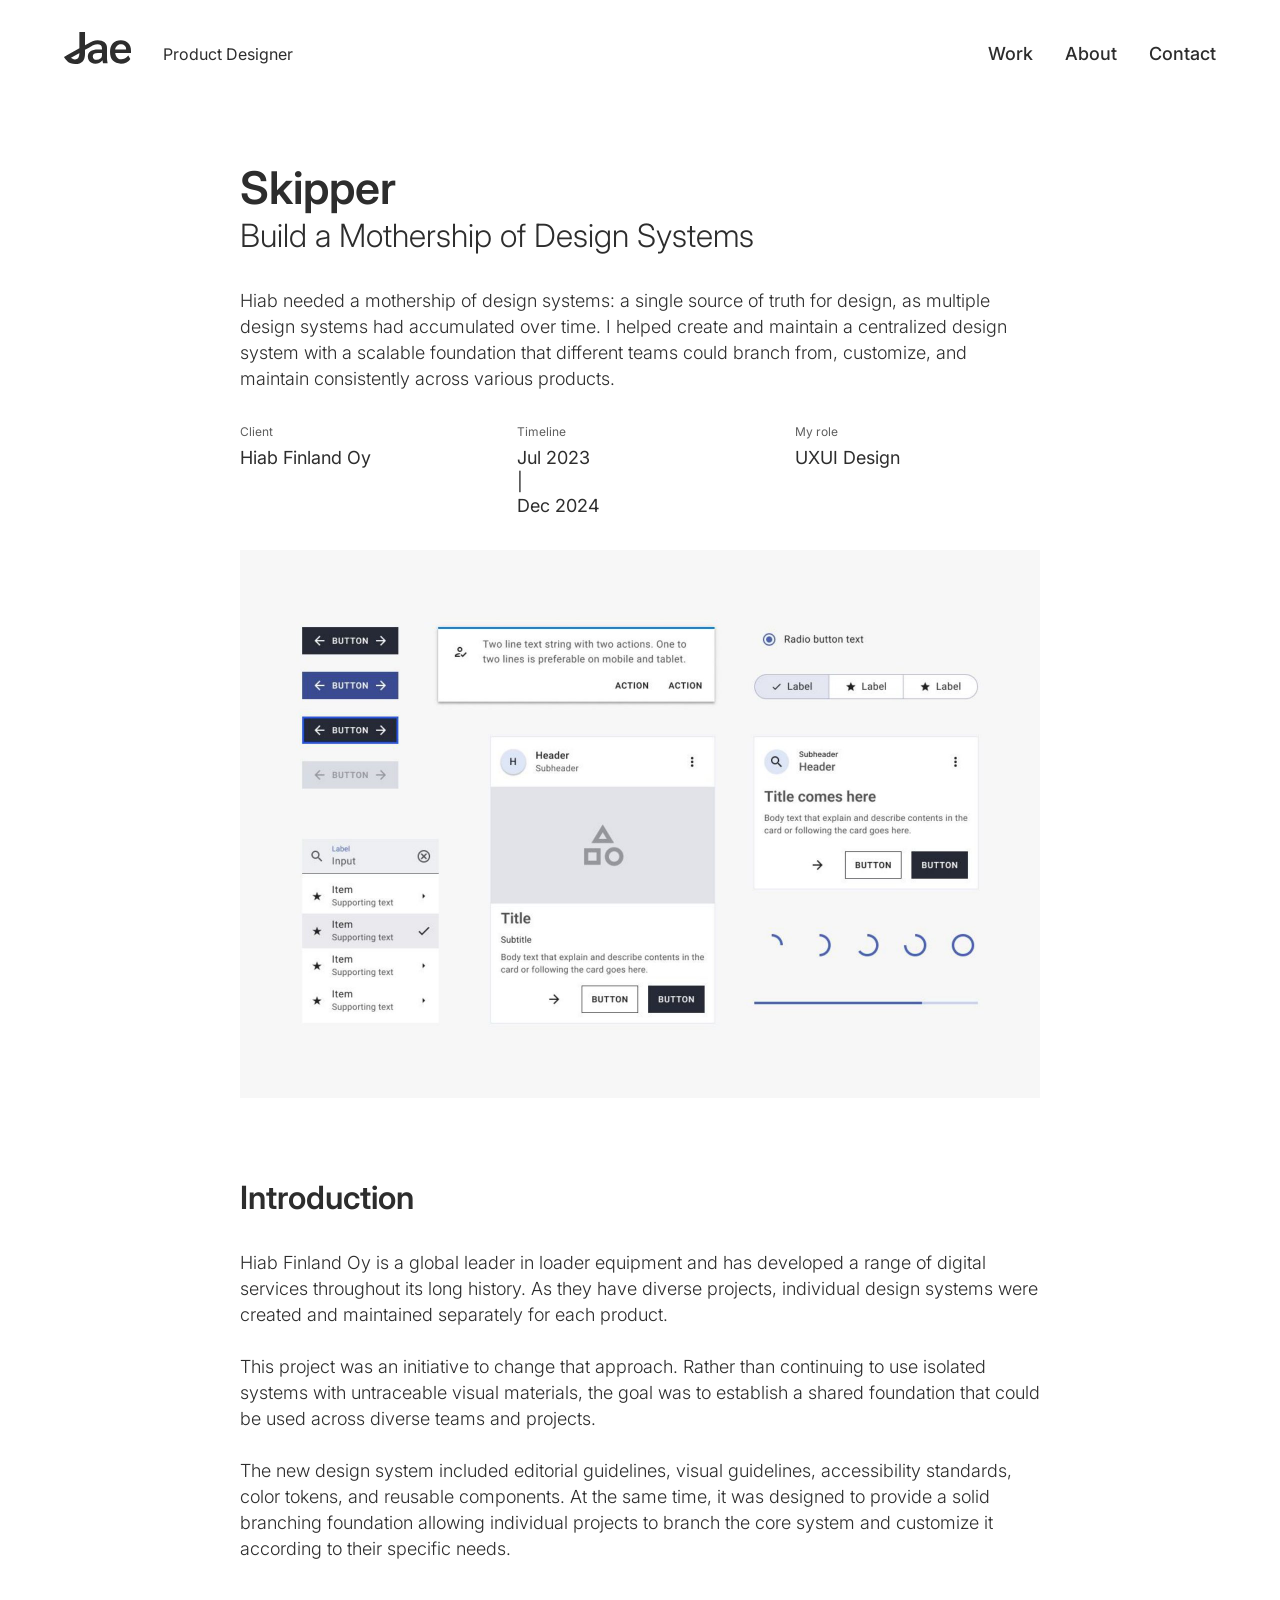
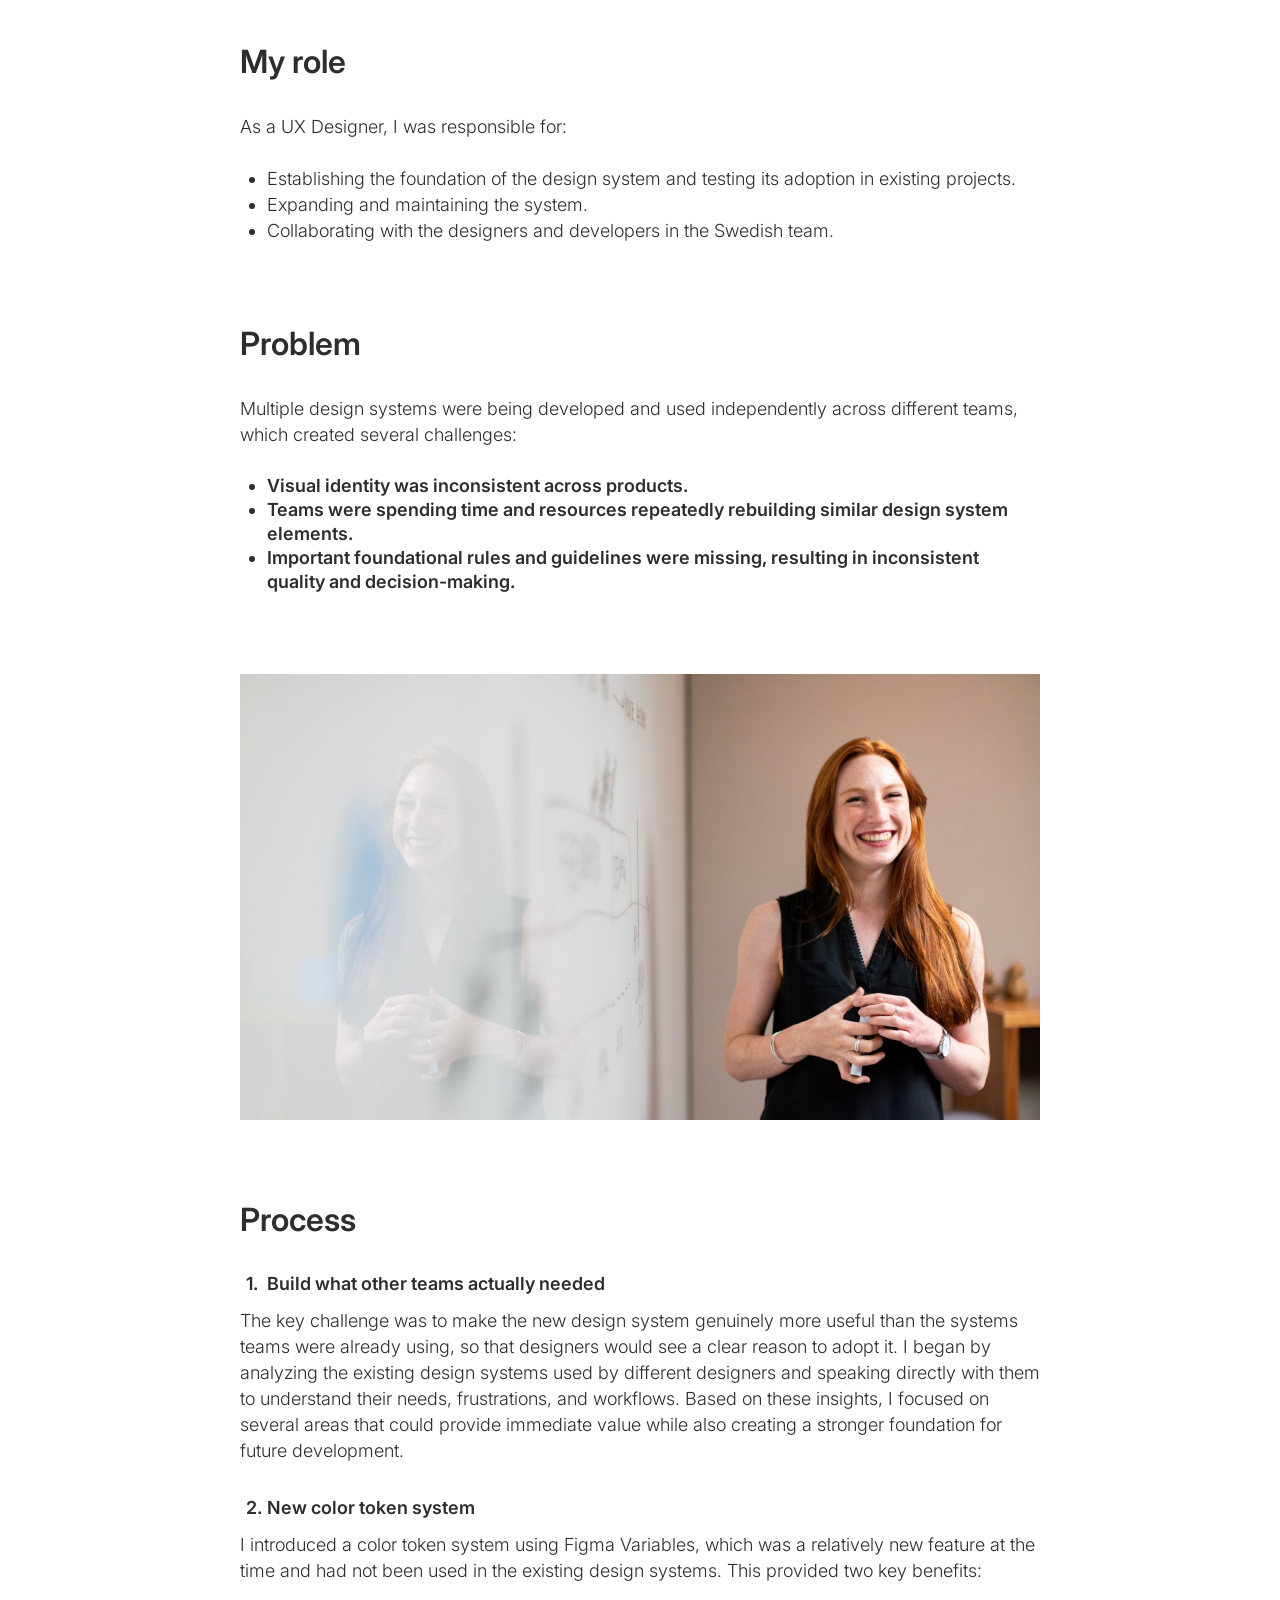
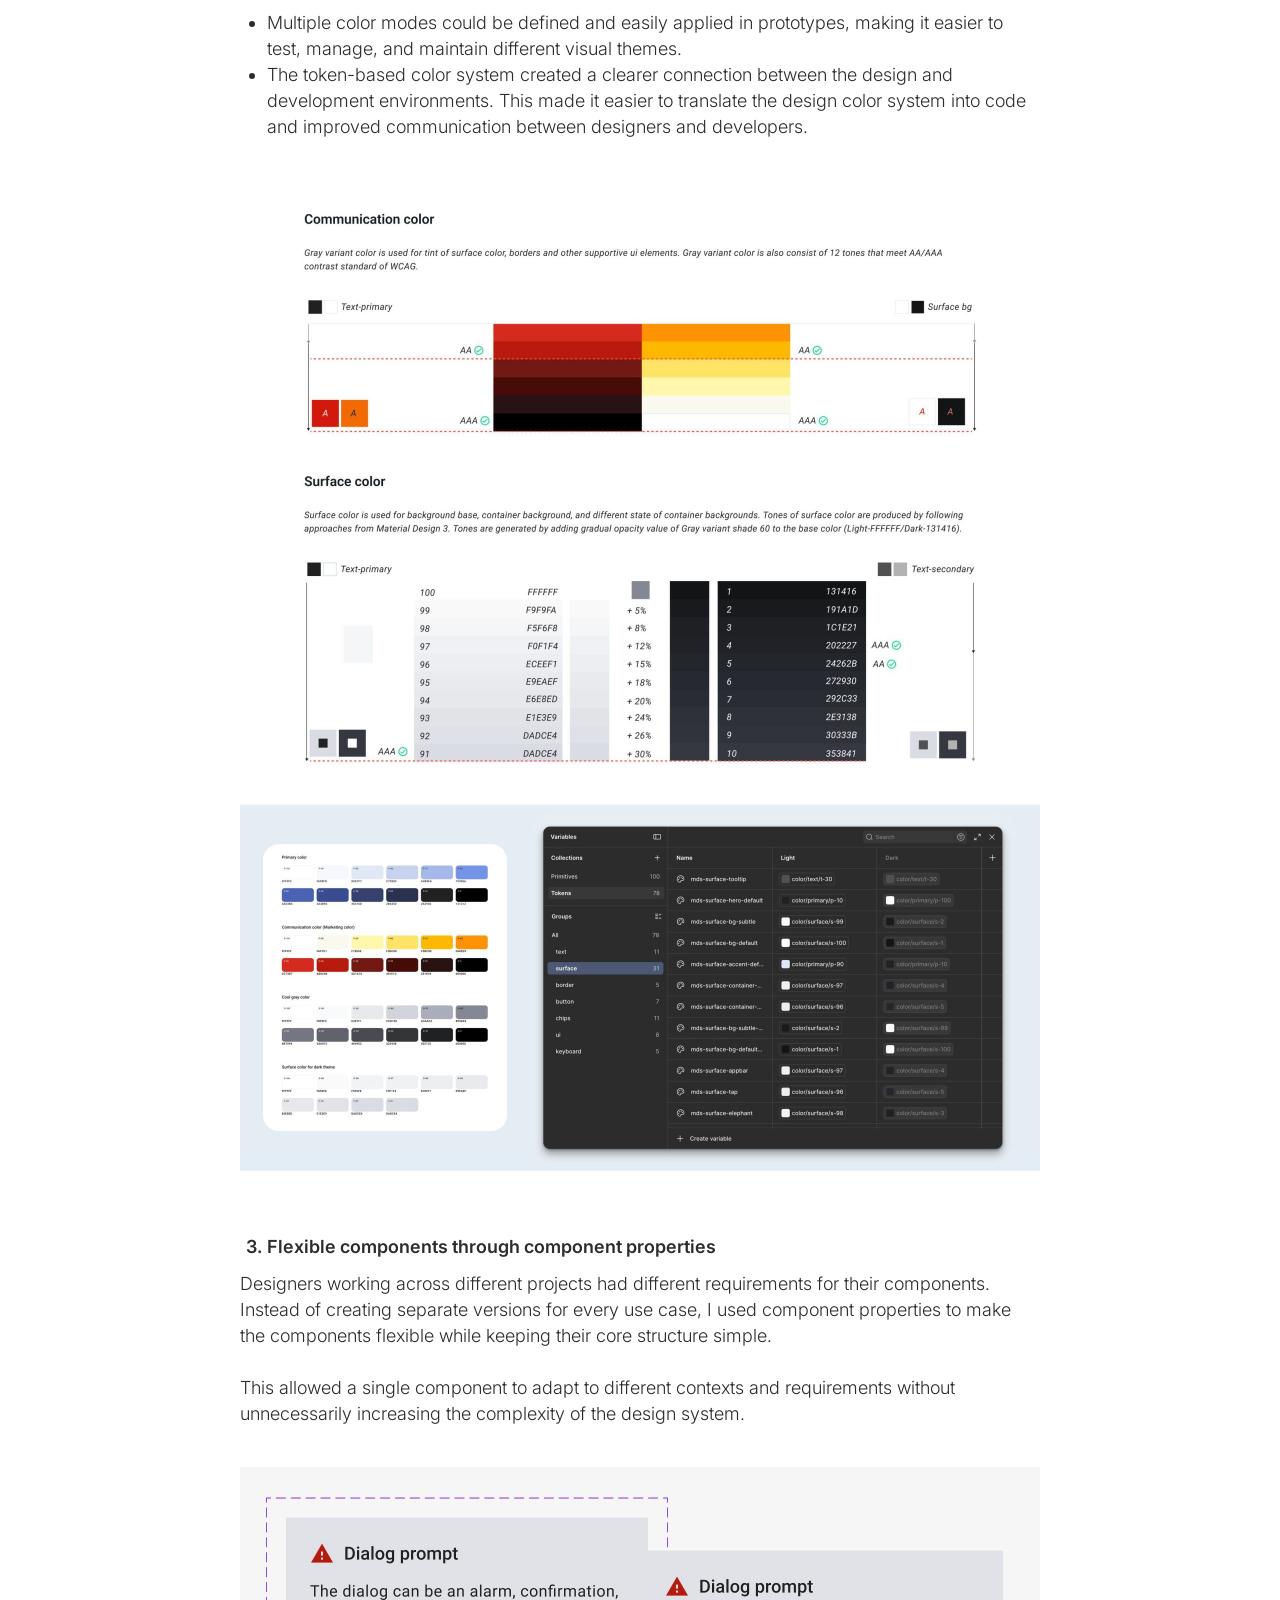
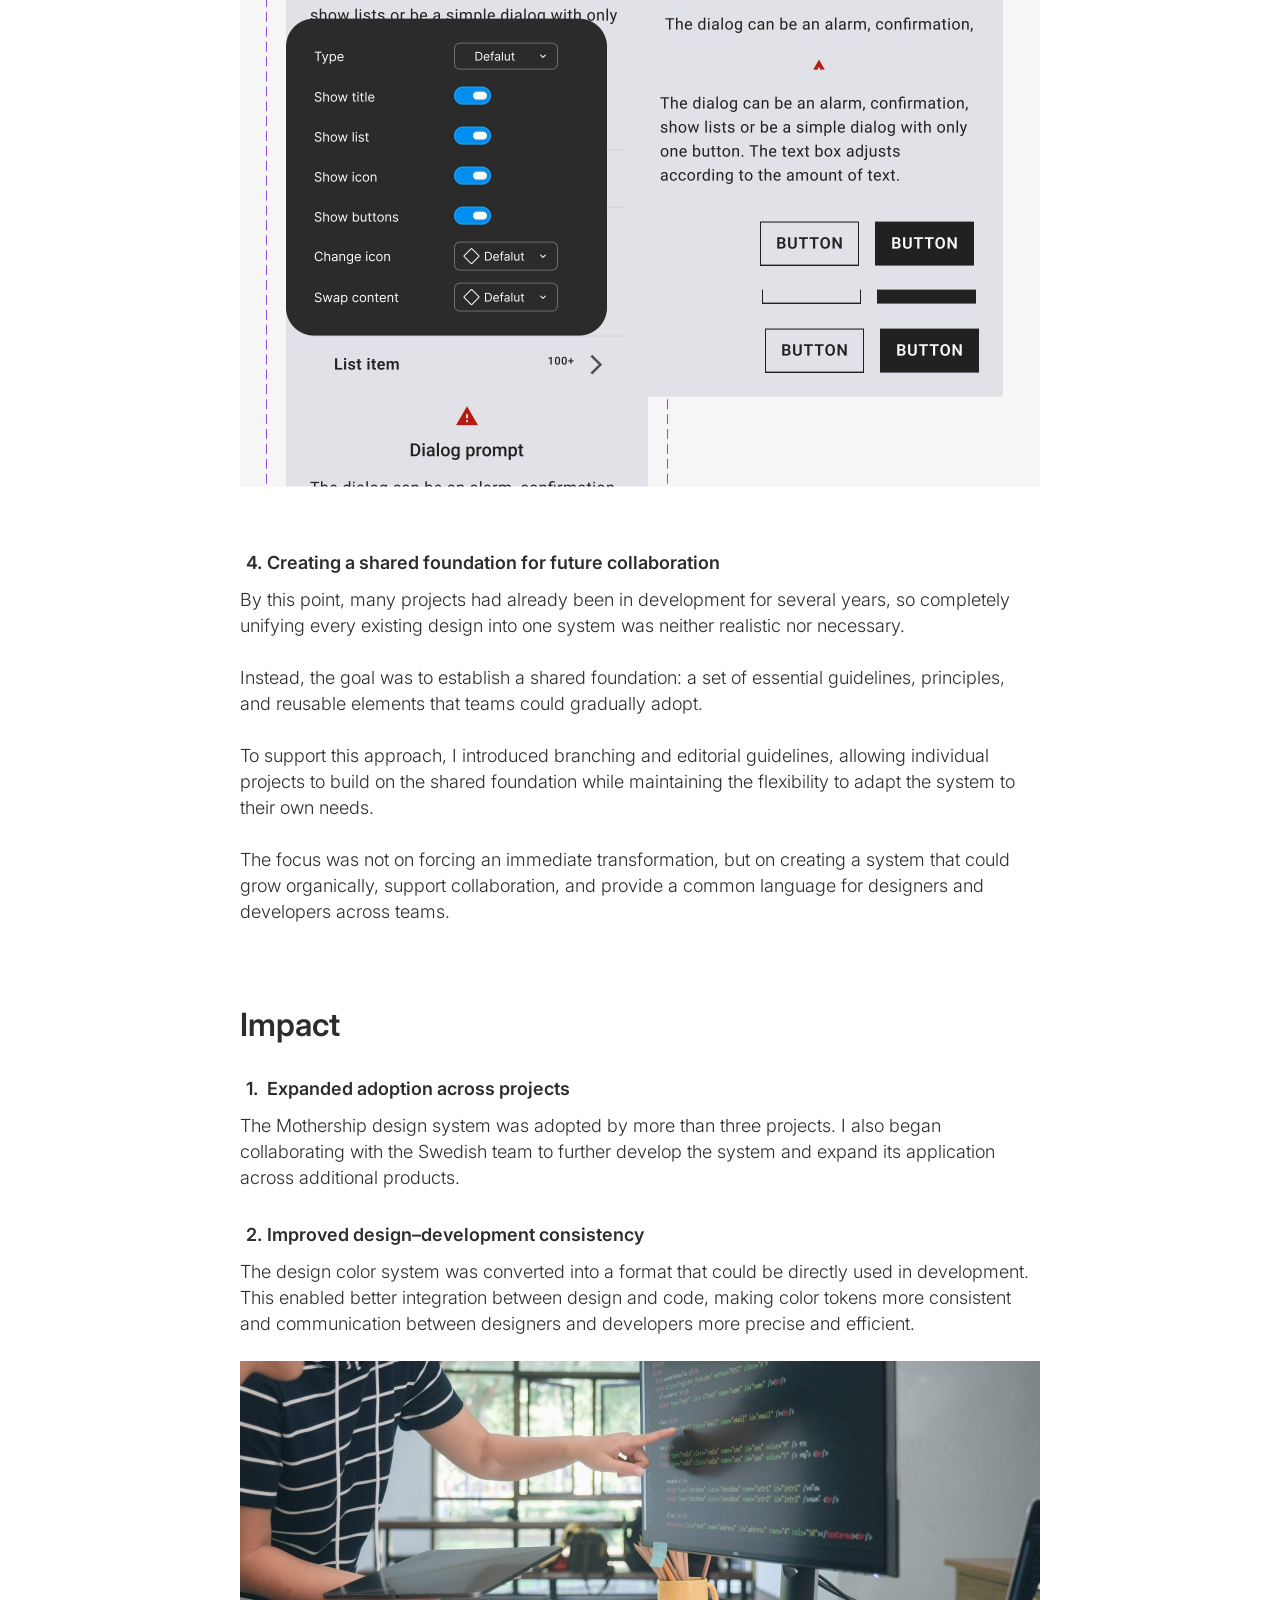
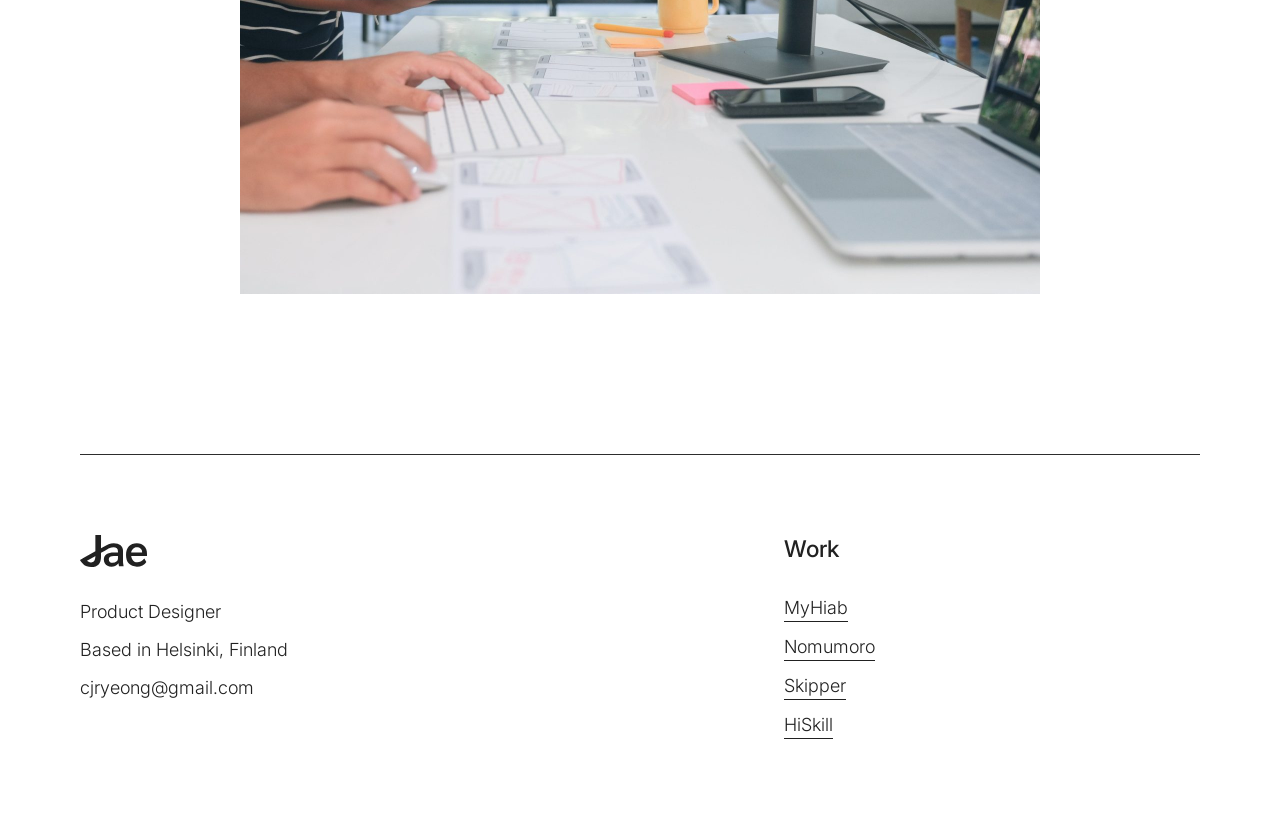
<file: projects/skipper.html>
<!doctype html>
<html lang="en">
<head>
  <meta charset="utf-8">
  <meta name="viewport" content="width=device-width, initial-scale=1">
  <title>Skipper — Jaeryeong Myllynen</title>
  <meta name="description" content="Skipper: building a mothership of design systems that Hiab's teams could branch from and customize.">

  <link rel="icon" href="../favicon.ico" sizes="48x48">
  <link rel="icon" href="../favicon.svg" type="image/svg+xml">
  <link rel="apple-touch-icon" href="../apple-touch-icon.png">

  <link rel="preconnect" href="https://fonts.googleapis.com">
  <link rel="preconnect" href="https://fonts.gstatic.com" crossorigin>
  <link href="https://fonts.googleapis.com/css2?family=Inter:wght@300;400;500;600&display=swap" rel="stylesheet">

  <link rel="stylesheet" href="../css/styles.css">
</head>
<body>
  <header class="site-header">
    <a class="site-header__logo" href="../index.html" aria-label="Jae — home">
      <img src="../assets/images/logo.svg" width="67.3174" height="32" alt="Jae">
    </a>
    <p class="site-header__tagline">Product Designer</p>
    <nav class="site-nav" aria-label="Main">
      <ul class="site-nav__list">
        <li><a class="site-nav__link" href="../index.html#work">Work</a></li>
        <li><a class="site-nav__link" href="../index.html#about">About</a></li>
        <li><a class="site-nav__link" href="../index.html#contact">Contact</a></li>
      </ul>
    </nav>
  </header>

  <main class="site-main project">
    <header class="project-header">
      <h1 class="project-header__title">Skipper</h1>
      <p class="project-header__subtitle">Build a Mothership of Design Systems</p>
      <div class="prose project-header__intro">
        <p>Hiab needed a mothership of design systems: a single source of truth for design, as multiple design systems had accumulated over time. I helped create and maintain a centralized design system with a scalable foundation that different teams could branch from, customize, and maintain consistently across various products.</p>
      </div>
      <dl class="project-meta">
        <div>
          <dt>Client</dt>
          <dd>Hiab Finland Oy</dd>
        </div>
        <div>
          <dt>Timeline</dt>
          <dd><span>Jul 2023</span><span aria-hidden="true">|</span><span><span class="visually-hidden">to </span>Dec 2024</span></dd>
        </div>
        <div>
          <dt>My role</dt>
          <dd>UXUI Design</dd>
        </div>
      </dl>
    </header>

    <figure class="project-hero">
      <img src="../assets/images/projects/skipper/hero.jpg" width="1600" height="1096" alt="Skipper design system components: buttons, snackbar, cards, list items, inputs and progress indicators">
    </figure>

    <section class="project-section prose" aria-labelledby="intro">
      <h2 id="intro" class="project-section__title">Introduction</h2>
      <p>Hiab Finland Oy is a global leader in loader equipment and has developed a range of digital services throughout its long history. As they have diverse projects, individual design systems were created and maintained separately for each product.</p>
      <p>This project was an initiative to change that approach. Rather than continuing to use isolated systems with untraceable visual materials, the goal was to establish a shared foundation that could be used across diverse teams and projects.</p>
      <p>The new design system included editorial guidelines, visual guidelines, accessibility standards, color tokens, and reusable components. At the same time, it was designed to provide a solid branching foundation allowing individual projects to branch the core system and customize it according to their specific needs.</p>
    </section>

    <section class="project-section prose" aria-labelledby="role">
      <h2 id="role" class="project-section__title">My role</h2>
      <p>As a UX Designer, I was responsible for:</p>
      <ul class="bullets">
        <li>Establishing the foundation of the design system and testing its adoption in existing projects.</li>
        <li>Expanding and maintaining the system.</li>
        <li>Collaborating with the designers and developers in the Swedish team.</li>
      </ul>
    </section>

    <section class="project-section prose" aria-labelledby="problem">
      <h2 id="problem" class="project-section__title">Problem</h2>
      <p>Multiple design systems were being developed and used independently across different teams, which created several challenges:</p>
      <ul class="bullets bullets--strong">
        <li>Visual identity was inconsistent across products.</li>
        <li>Teams were spending time and resources repeatedly rebuilding similar design system elements.</li>
        <li>Important foundational rules and guidelines were missing, resulting in inconsistent quality and decision-making.</li>
      </ul>
      <figure class="figure" style="margin-top: 80px">
        <img src="../assets/images/projects/skipper/team.jpg" width="1600" height="892" alt="A designer presenting next to a whiteboard" loading="lazy" decoding="async">
      </figure>
    </section>

    <section class="project-section prose" aria-labelledby="process">
      <h2 id="process" class="project-section__title">Process</h2>
      <ol class="numbered">
        <li>
          <h3 class="numbered__title">Build what other teams actually needed</h3>
          <p>The key challenge was to make the new design system genuinely more useful than the systems teams were already using, so that designers would see a clear reason to adopt it. I began by analyzing the existing design systems used by different designers and speaking directly with them to understand their needs, frustrations, and workflows. Based on these insights, I focused on several areas that could provide immediate value while also creating a stronger foundation for future development.</p>
        </li>
        <li>
          <h3 class="numbered__title">New color token system</h3>
          <p>I introduced a color token system using Figma Variables, which was a relatively new feature at the time and had not been used in the existing design systems. This provided two key benefits:</p>
          <ul class="bullets">
            <li>Multiple color modes could be defined and easily applied in prototypes, making it easier to test, manage, and maintain different visual themes.</li>
            <li>The token-based color system created a clearer connection between the design and development environments. This made it easier to translate the design color system into code and improved communication between designers and developers.</li>
          </ul>
          <figure class="figure">
            <img src="../assets/images/projects/skipper/color-tokens.jpg" width="1600" height="1250" alt="Communication and surface color scales with WCAG AA and AAA contrast checks" loading="lazy" decoding="async">
            <img src="../assets/images/projects/skipper/figma-variables.jpg" width="1600" height="732" alt="Color palette next to the color token variables in Figma with light and dark modes" loading="lazy" decoding="async">
          </figure>
        </li>
        <li>
          <h3 class="numbered__title">Flexible components through component properties</h3>
          <p>Designers working across different projects had different requirements for their components. Instead of creating separate versions for every use case, I used component properties to make the components flexible while keeping their core structure simple.</p>
          <p>This allowed a single component to adapt to different contexts and requirements without unnecessarily increasing the complexity of the design system.</p>
          <figure class="figure">
            <img src="../assets/images/projects/skipper/component-properties.jpg" width="1600" height="1240" alt="Dialog prompt component with its property panel: type, title, list, icon, buttons and swappable content" loading="lazy" decoding="async">
          </figure>
        </li>
        <li>
          <h3 class="numbered__title">Creating a shared foundation for future collaboration</h3>
          <p>By this point, many projects had already been in development for several years, so completely unifying every existing design into one system was neither realistic nor necessary.</p>
          <p>Instead, the goal was to establish a shared foundation: a set of essential guidelines, principles, and reusable elements that teams could gradually adopt.</p>
          <p>To support this approach, I introduced branching and editorial guidelines, allowing individual projects to build on the shared foundation while maintaining the flexibility to adapt the system to their own needs.</p>
          <p>The focus was not on forcing an immediate transformation, but on creating a system that could grow organically, support collaboration, and provide a common language for designers and developers across teams.</p>
        </li>
      </ol>
    </section>

    <section class="project-section prose" aria-labelledby="impact">
      <h2 id="impact" class="project-section__title">Impact</h2>
      <ol class="numbered">
        <li>
          <h3 class="numbered__title">Expanded adoption across projects</h3>
          <p>The Mothership design system was adopted by more than three projects. I also began collaborating with the Swedish team to further develop the system and expand its application across additional products.</p>
        </li>
        <li>
          <h3 class="numbered__title">Improved design–development consistency</h3>
          <p>The design color system was converted into a format that could be directly used in development. This enabled better integration between design and code, making color tokens more consistent and communication between designers and developers more precise and efficient.</p>
          <figure class="figure" style="margin-top: 24px">
            <img src="../assets/images/projects/skipper/collaboration.jpg" width="1600" height="1066" alt="A designer and a developer reviewing code and wireframes at a desk" loading="lazy" decoding="async">
          </figure>
        </li>
      </ol>
    </section>
  </main>

  <footer class="site-footer">
    <div class="site-footer__inner">
      <div class="site-footer__info">
        <img src="../assets/images/logo-footer.svg" width="67.3174" height="32" alt="Jae">
        <ul class="site-footer__details">
          <li>Product Designer</li>
          <li>Based in Helsinki, Finland</li>
          <li><a href="mailto:cjryeong@gmail.com">cjryeong@gmail.com</a></li>
        </ul>
      </div>
      <nav class="site-footer__work" aria-label="Work">
        <h2 class="site-footer__heading">Work</h2>
        <ul class="site-footer__links">
          <li><a class="site-footer__link" href="myhiab.html">MyHiab</a></li>
          <li><a class="site-footer__link" href="nomumoro.html">Nomumoro</a></li>
          <li><a class="site-footer__link" href="skipper.html" aria-current="page">Skipper</a></li>
          <li><a class="site-footer__link" href="hiskill.html">HiSkill</a></li>
        </ul>
      </nav>
    </div>
  </footer>
</body>
</html>
</file>
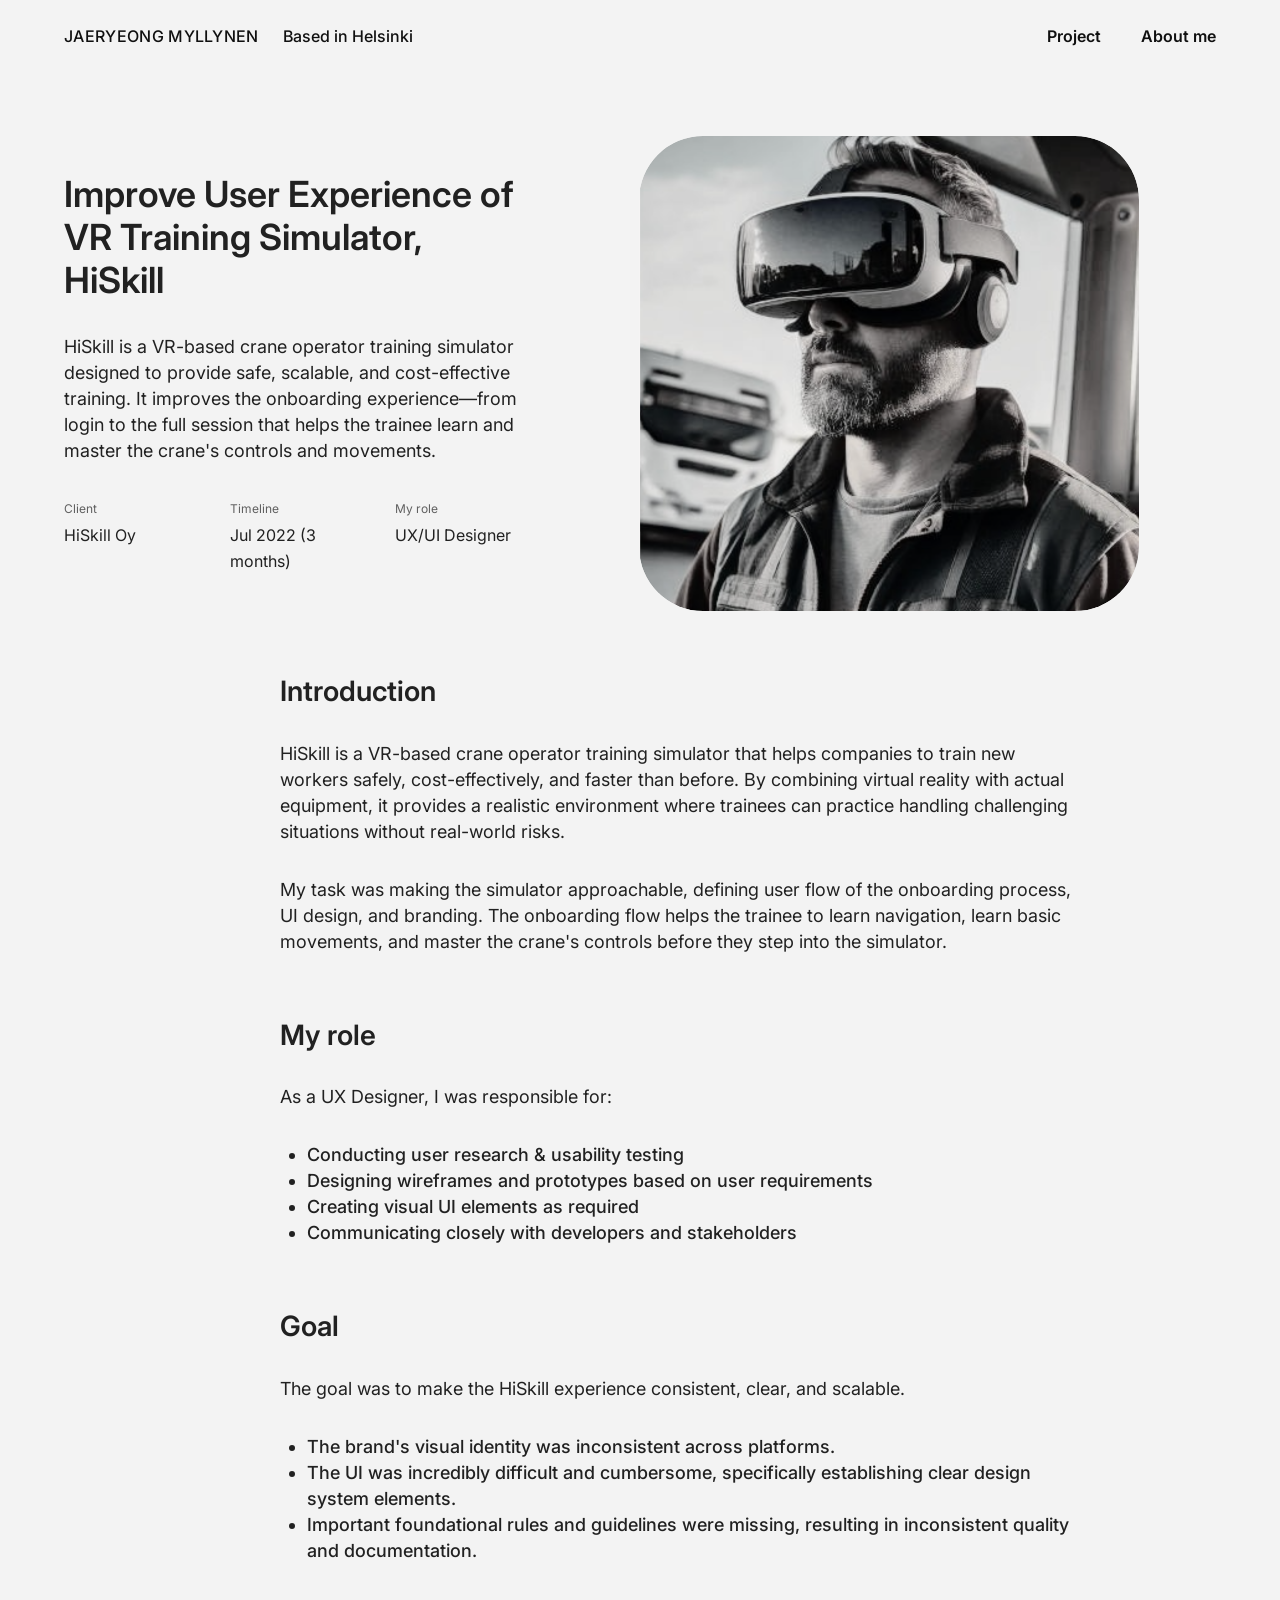
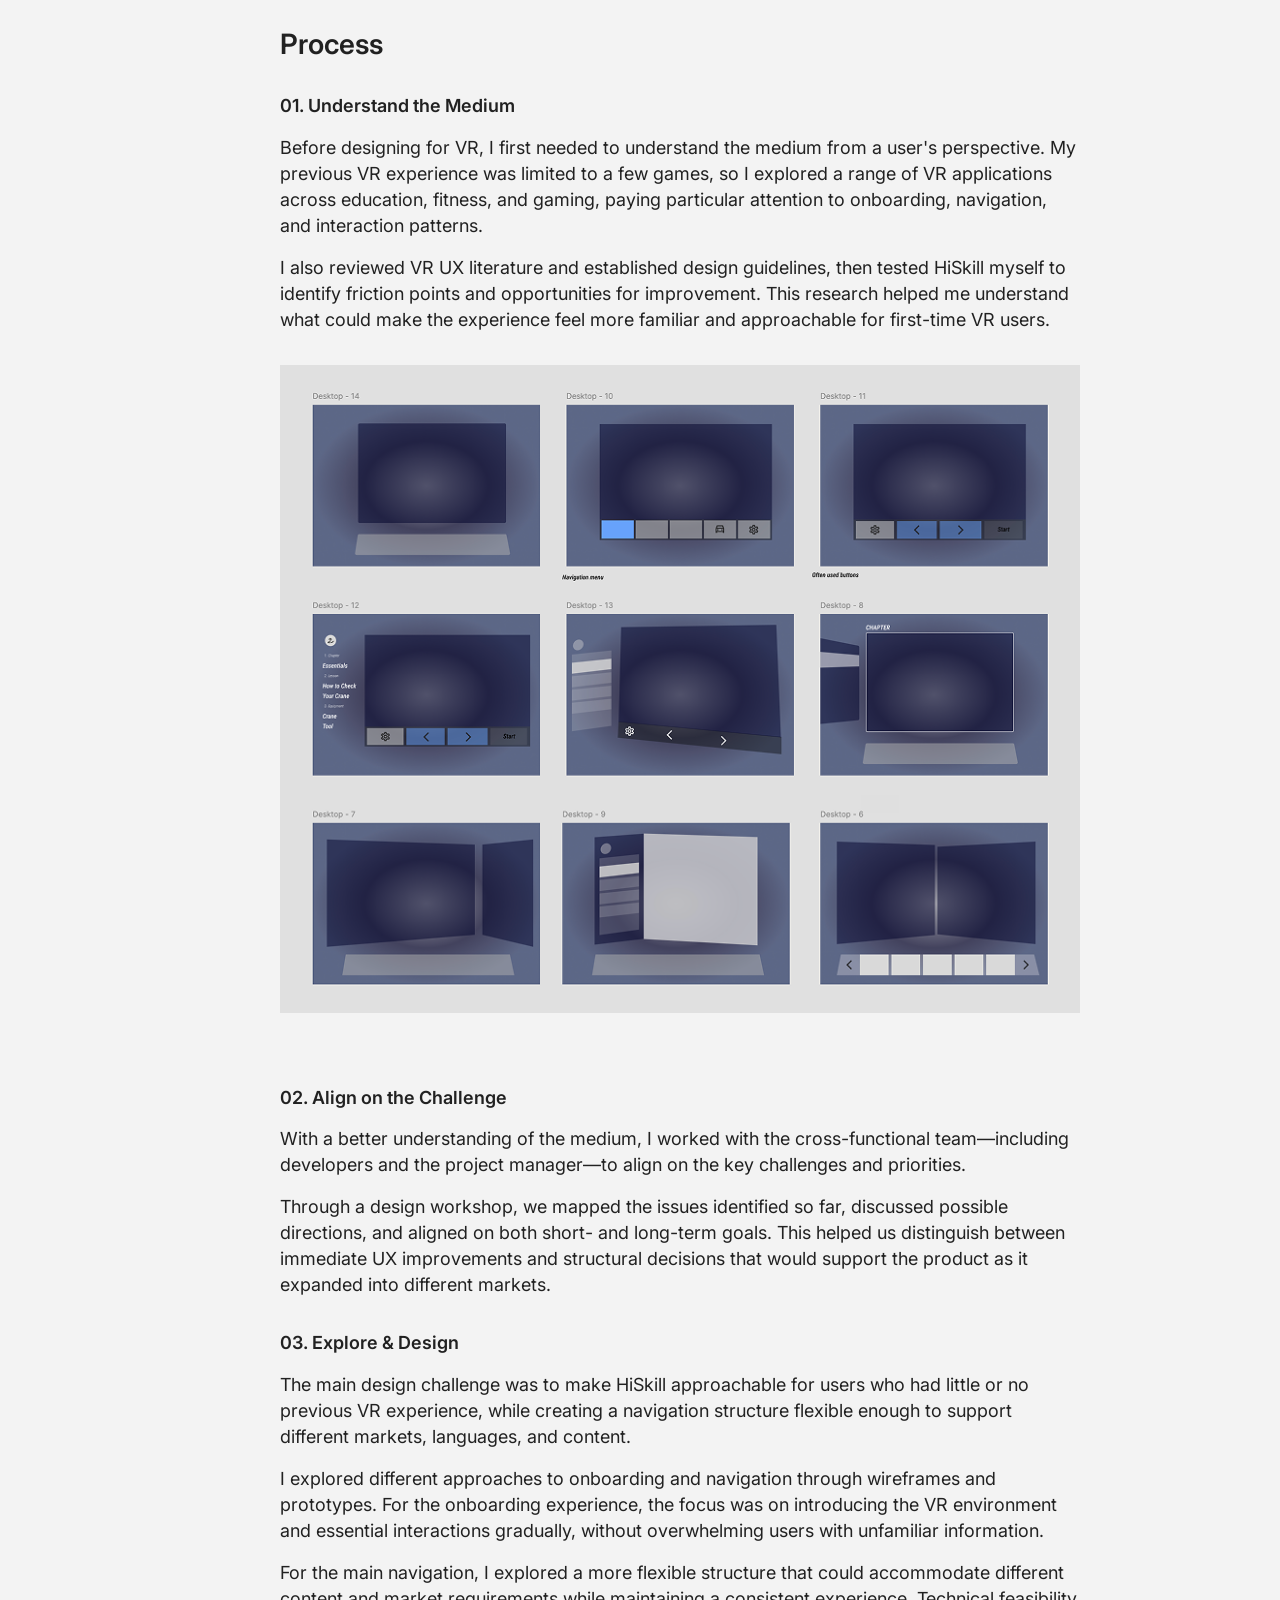
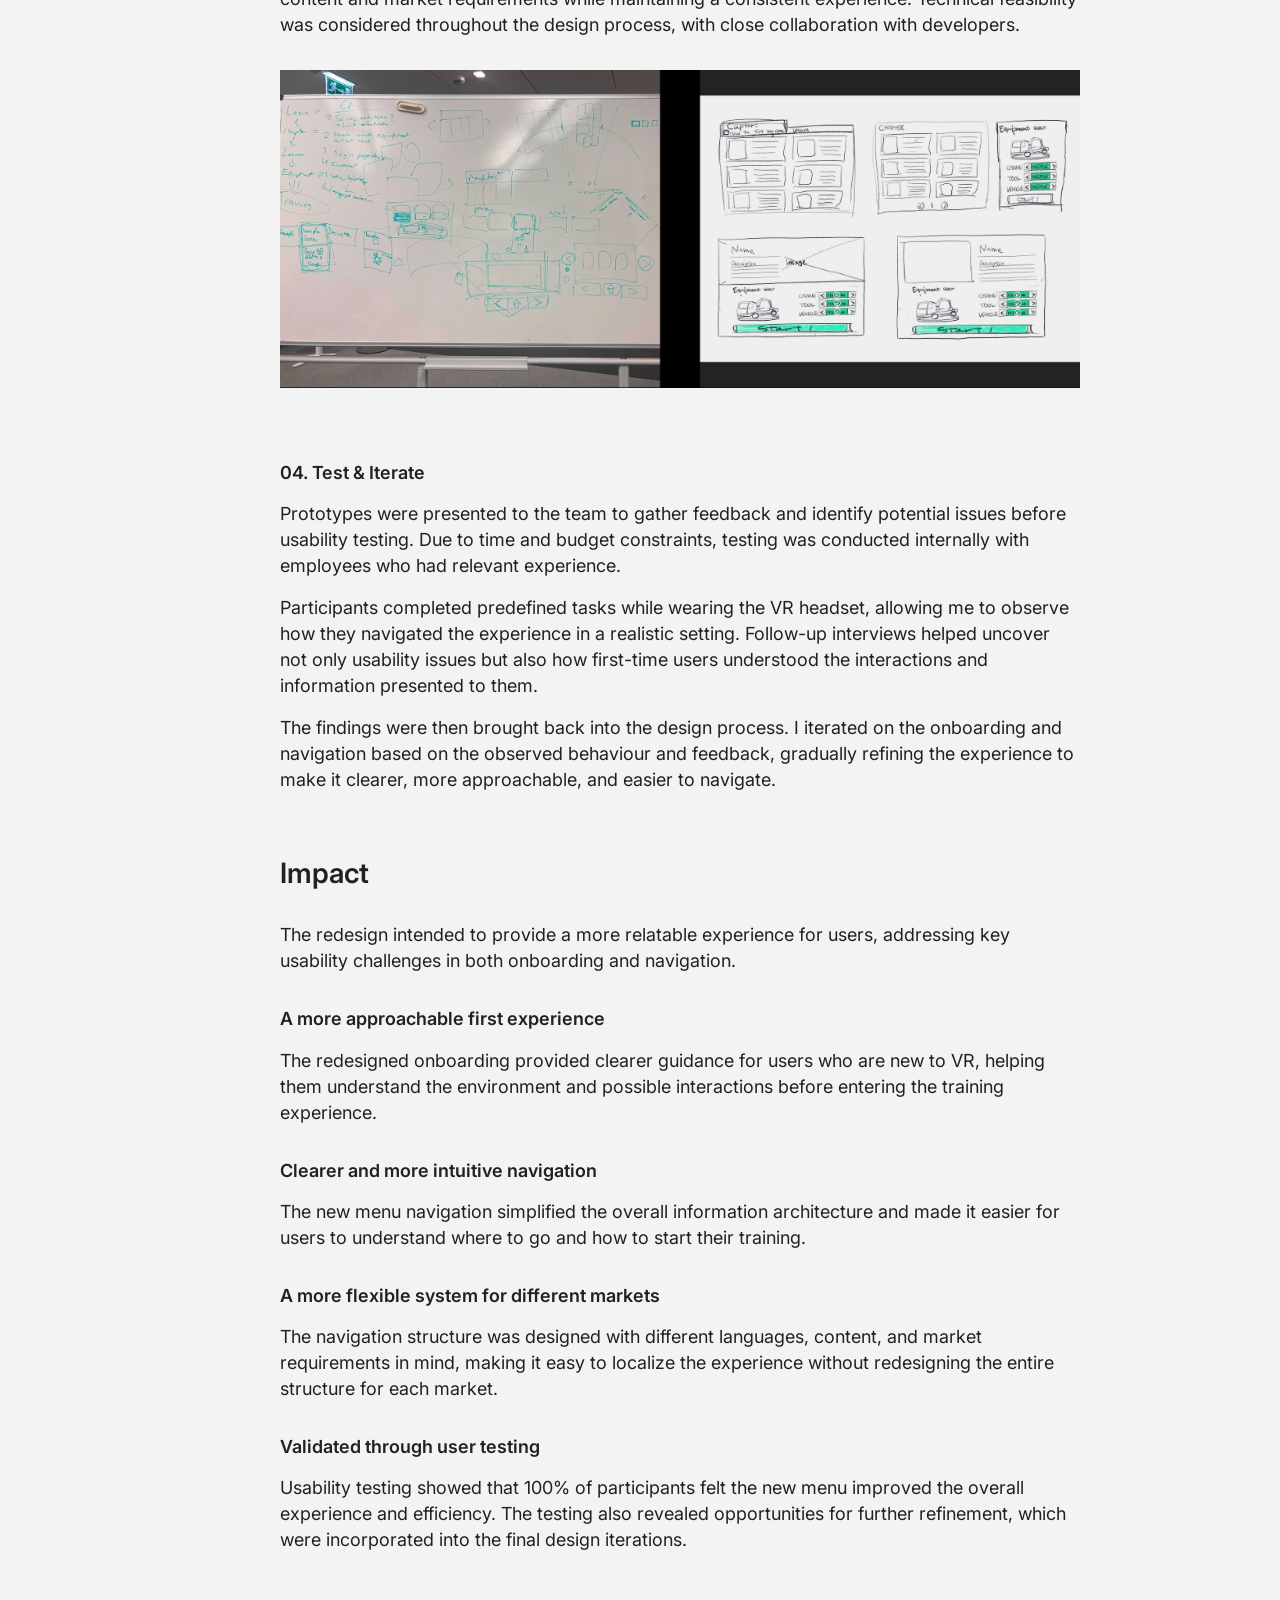
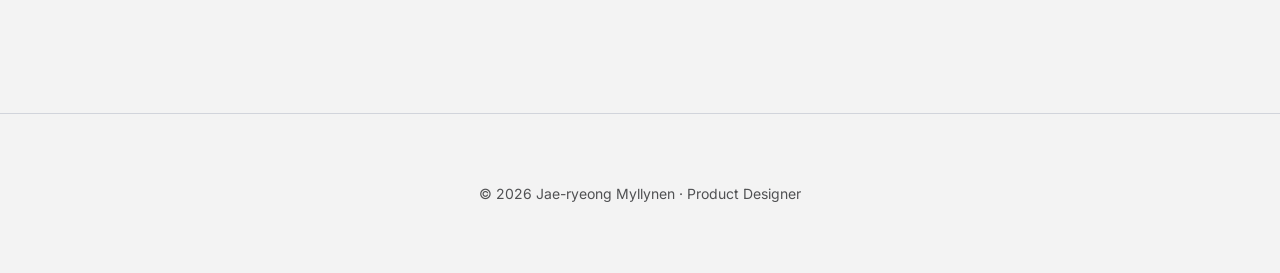
<file: work/hiskill.html>
<!DOCTYPE html>
<html lang="en">
<head>
  <meta charset="UTF-8">
  <meta name="viewport" content="width=device-width, initial-scale=1.0">
  <meta name="description" content="HiSkill VR training simulator UX case study by Jae-ryeong Myllynen.">
  <title>HiSkill VR Training — Jae-ryeong Myllynen</title>
  <link rel="preconnect" href="https://fonts.googleapis.com">
  <link rel="preconnect" href="https://fonts.gstatic.com" crossorigin>
  <link href="https://fonts.googleapis.com/css2?family=Inter:wght@400;500;600;700&display=swap" rel="stylesheet">
  <link rel="stylesheet" href="../styles.css?v=37">
</head>
<body class="page-project">
  <a class="skip-link" href="#main">Skip to content</a>

  <header class="site-header">
    <div class="site-header__inner">
      <div class="site-header__brand">
        <a href="../index.html" class="site-header__name">Jaeryeong Myllynen</a>
        <span class="site-header__location">Based in Helsinki</span>
      </div>
      <nav class="site-nav" aria-label="Primary">
        <a href="../index.html#work" class="site-nav__link">Project</a>
        <a href="../index.html#about" class="site-nav__link">About me</a>
      </nav>
    </div>
  </header>

  <main id="main" class="project-page">
    <div class="project-hero reveal">
      <div class="project-hero__content">
        <h1 class="project-hero__title">Improve User Experience of VR Training Simulator, HiSkill</h1>
        <p class="project-hero__summary">HiSkill is a VR-based crane operator training simulator designed to provide safe, scalable, and cost-effective training. It improves the onboarding experience—from login to the full session that helps the trainee learn and master the crane's controls and movements.</p>
        <dl class="project-meta">
          <div>
            <dt>Client</dt>
            <dd>HiSkill Oy</dd>
          </div>
          <div>
            <dt>Timeline</dt>
            <dd>Jul 2022 (3 months)</dd>
          </div>
          <div>
            <dt>My role</dt>
            <dd>UX/UI Designer</dd>
          </div>
        </dl>
      </div>
      <div class="project-hero__visual project-hero__visual--rounded">
        <img src="../assets/images/hiskill/hero.png" alt="Operator wearing a VR headset for HiSkill training">
      </div>
    </div>

    <div class="project-content">
      <section class="case-block reveal">
        <h2 class="case-block__title">Introduction</h2>
        <p>HiSkill is a VR-based crane operator training simulator that helps companies to train new workers safely, cost-effectively, and faster than before. By combining virtual reality with actual equipment, it provides a realistic environment where trainees can practice handling challenging situations without real-world risks.</p>
        <p>My task was making the simulator approachable, defining user flow of the onboarding process, UI design, and branding. The onboarding flow helps the trainee to learn navigation, learn basic movements, and master the crane's controls before they step into the simulator.</p>
      </section>

      <section class="case-block reveal">
        <h2 class="case-block__title">My role</h2>
        <p>As a UX Designer, I was responsible for:</p>
        <ul class="case-list case-list--disc">
          <li>Conducting user research &amp; usability testing</li>
          <li>Designing wireframes and prototypes based on user requirements</li>
          <li>Creating visual UI elements as required</li>
          <li>Communicating closely with developers and stakeholders</li>
        </ul>
      </section>

      <section class="case-block reveal">
        <h2 class="case-block__title">Goal</h2>
        <p>The goal was to make the HiSkill experience consistent, clear, and scalable.</p>
        <ul class="case-list case-list--disc">
          <li>The brand's visual identity was inconsistent across platforms.</li>
          <li>The UI was incredibly difficult and cumbersome, specifically establishing clear design system elements.</li>
          <li>Important foundational rules and guidelines were missing, resulting in inconsistent quality and documentation.</li>
        </ul>
      </section>

      <section class="case-block reveal">
        <h2 class="case-block__title">Process</h2>

        <div class="process-block">
          <h3 class="process-block__subtitle">01. Understand the Medium</h3>
          <p>Before designing for VR, I first needed to understand the medium from a user's perspective. My previous VR experience was limited to a few games, so I explored a range of VR applications across education, fitness, and gaming, paying particular attention to onboarding, navigation, and interaction patterns.</p>
          <p>I also reviewed VR UX literature and established design guidelines, then tested HiSkill myself to identify friction points and opportunities for improvement. This research helped me understand what could make the experience feel more familiar and approachable for first-time VR users.</p>
          <img src="../assets/images/hiskill/process-ui-grid.png?v=2" alt="Desktop UI explorations for VR navigation menus, chapter selection, and frequently used controls" class="media-full media-full--mb-40">
        </div>

        <div class="process-block">
          <h3 class="process-block__subtitle">02. Align on the Challenge</h3>
          <p>With a better understanding of the medium, I worked with the cross-functional team—including developers and the project manager—to align on the key challenges and priorities.</p>
          <p>Through a design workshop, we mapped the issues identified so far, discussed possible directions, and aligned on both short- and long-term goals. This helped us distinguish between immediate UX improvements and structural decisions that would support the product as it expanded into different markets.</p>
        </div>

        <div class="process-block">
          <h3 class="process-block__subtitle">03. Explore &amp; Design</h3>
          <p>The main design challenge was to make HiSkill approachable for users who had little or no previous VR experience, while creating a navigation structure flexible enough to support different markets, languages, and content.</p>
          <p>I explored different approaches to onboarding and navigation through wireframes and prototypes. For the onboarding experience, the focus was on introducing the VR environment and essential interactions gradually, without overwhelming users with unfamiliar information.</p>
          <p>For the main navigation, I explored a more flexible structure that could accommodate different content and market requirements while maintaining a consistent experience. Technical feasibility was considered throughout the design process, with close collaboration with developers.</p>
          <img src="../assets/images/hiskill/process-workshop-wireframes.png?v=2" alt="Workshop whiteboard notes and wireframe explorations for HiSkill onboarding and navigation" class="media-full media-full--mb-40">
        </div>

        <div class="process-block">
          <h3 class="process-block__subtitle">04. Test &amp; Iterate</h3>
          <p>Prototypes were presented to the team to gather feedback and identify potential issues before usability testing. Due to time and budget constraints, testing was conducted internally with employees who had relevant experience.</p>
          <p>Participants completed predefined tasks while wearing the VR headset, allowing me to observe how they navigated the experience in a realistic setting. Follow-up interviews helped uncover not only usability issues but also how first-time users understood the interactions and information presented to them.</p>
          <p>The findings were then brought back into the design process. I iterated on the onboarding and navigation based on the observed behaviour and feedback, gradually refining the experience to make it clearer, more approachable, and easier to navigate.</p>
        </div>
      </section>

      <section class="case-block reveal">
        <h2 class="case-block__title">Impact</h2>
        <p>The redesign intended to provide a more relatable experience for users, addressing key usability challenges in both onboarding and navigation.</p>

        <div class="impact-block">
          <h3 class="impact-block__subtitle">A more approachable first experience</h3>
          <p>The redesigned onboarding provided clearer guidance for users who are new to VR, helping them understand the environment and possible interactions before entering the training experience.</p>
        </div>

        <div class="impact-block">
          <h3 class="impact-block__subtitle">Clearer and more intuitive navigation</h3>
          <p>The new menu navigation simplified the overall information architecture and made it easier for users to understand where to go and how to start their training.</p>
        </div>

        <div class="impact-block">
          <h3 class="impact-block__subtitle">A more flexible system for different markets</h3>
          <p>The navigation structure was designed with different languages, content, and market requirements in mind, making it easy to localize the experience without redesigning the entire structure for each market.</p>
        </div>

        <div class="impact-block">
          <h3 class="impact-block__subtitle">Validated through user testing</h3>
          <p>Usability testing showed that 100% of participants felt the new menu improved the overall experience and efficiency. The testing also revealed opportunities for further refinement, which were incorporated into the final design iterations.</p>
        </div>
      </section>
    </div>
  </main>

  <footer class="site-footer">
    <p>© 2026 Jae-ryeong Myllynen · Product Designer</p>
  </footer>

  <script src="../script.js"></script>
</body>
</html>
</file>
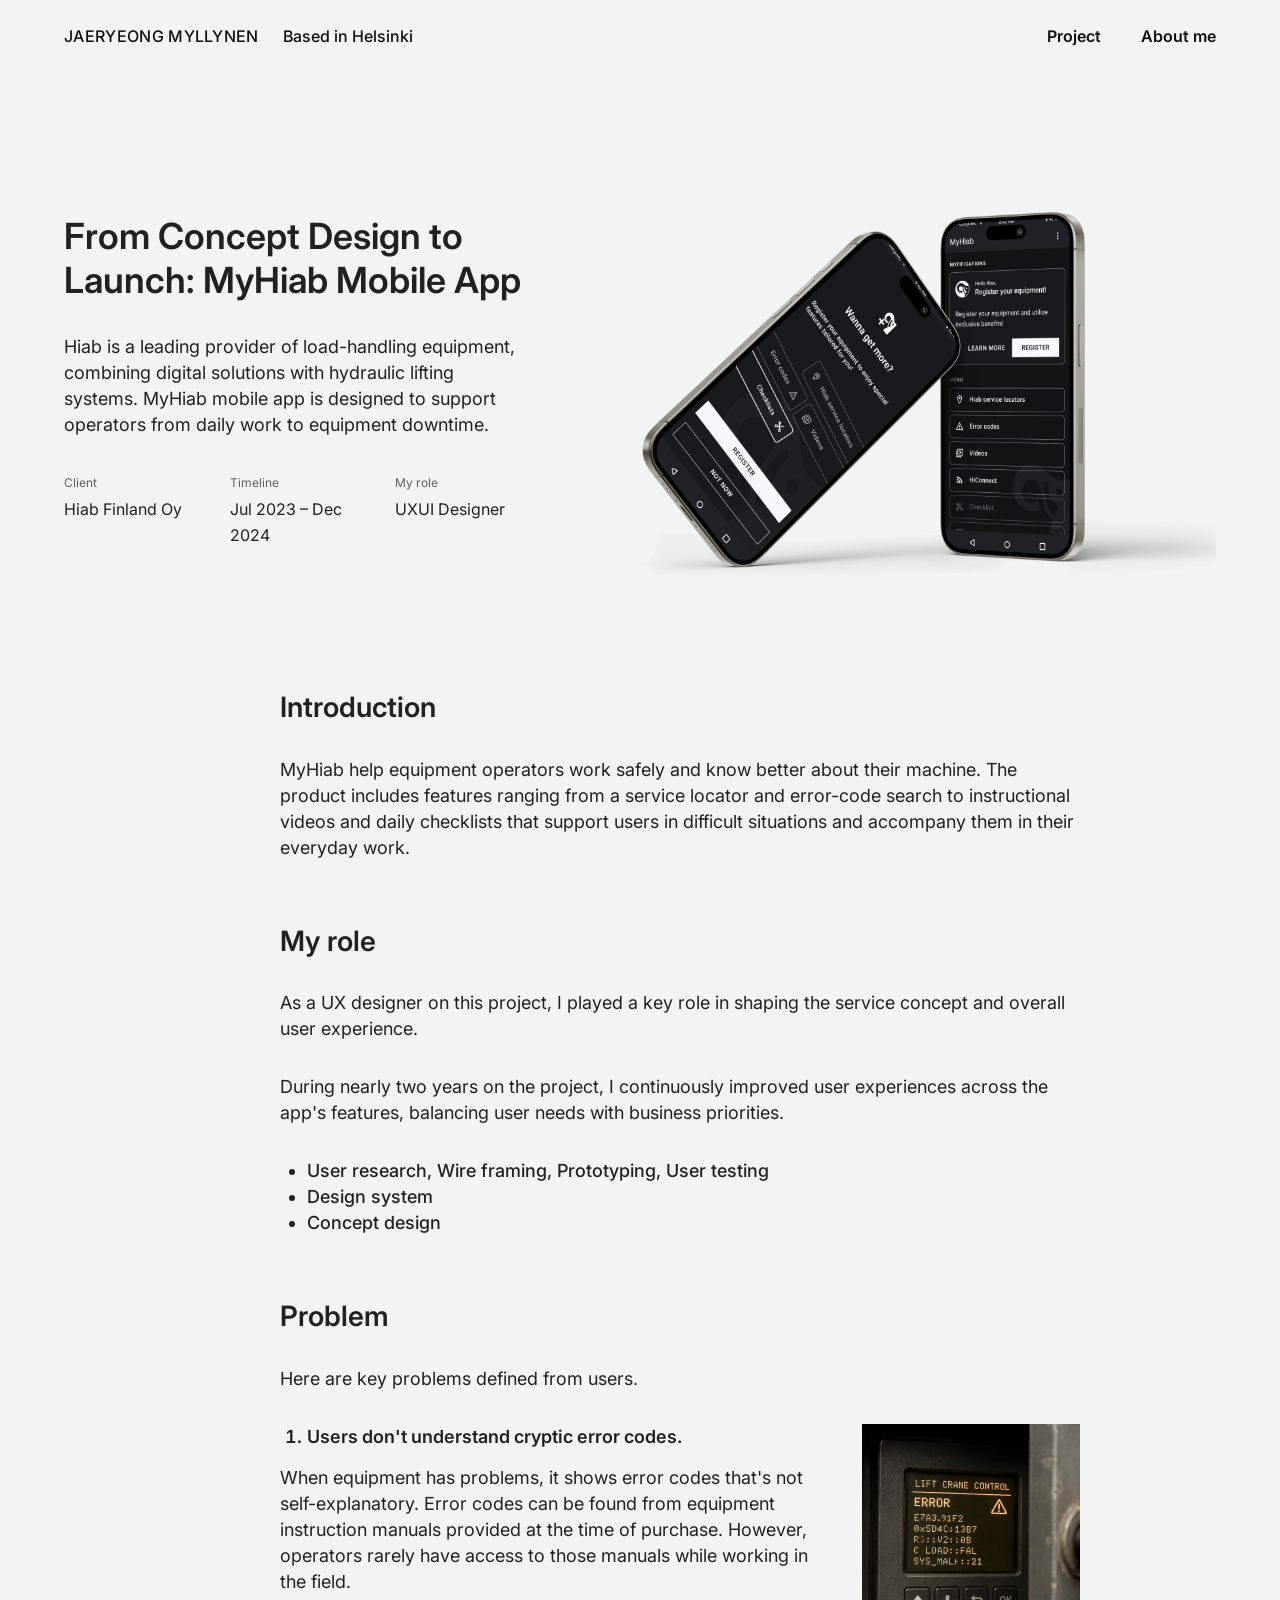
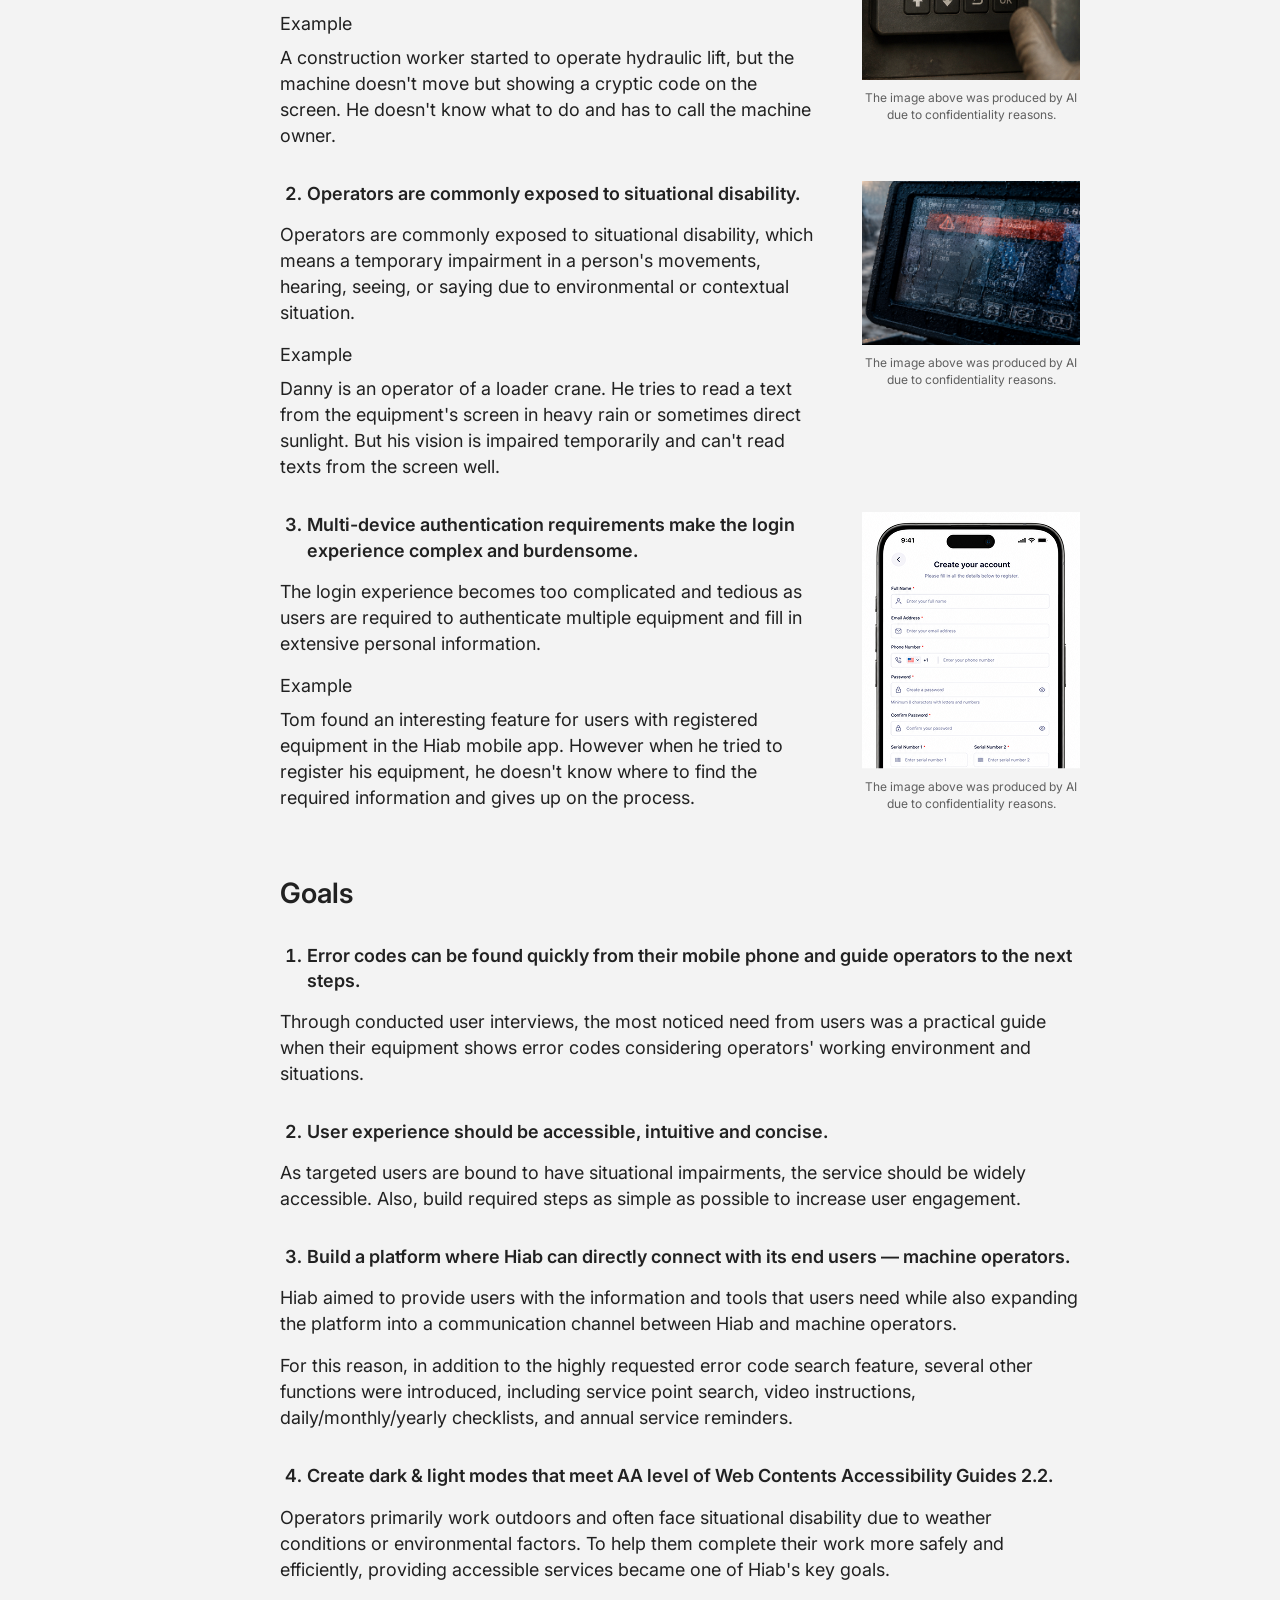
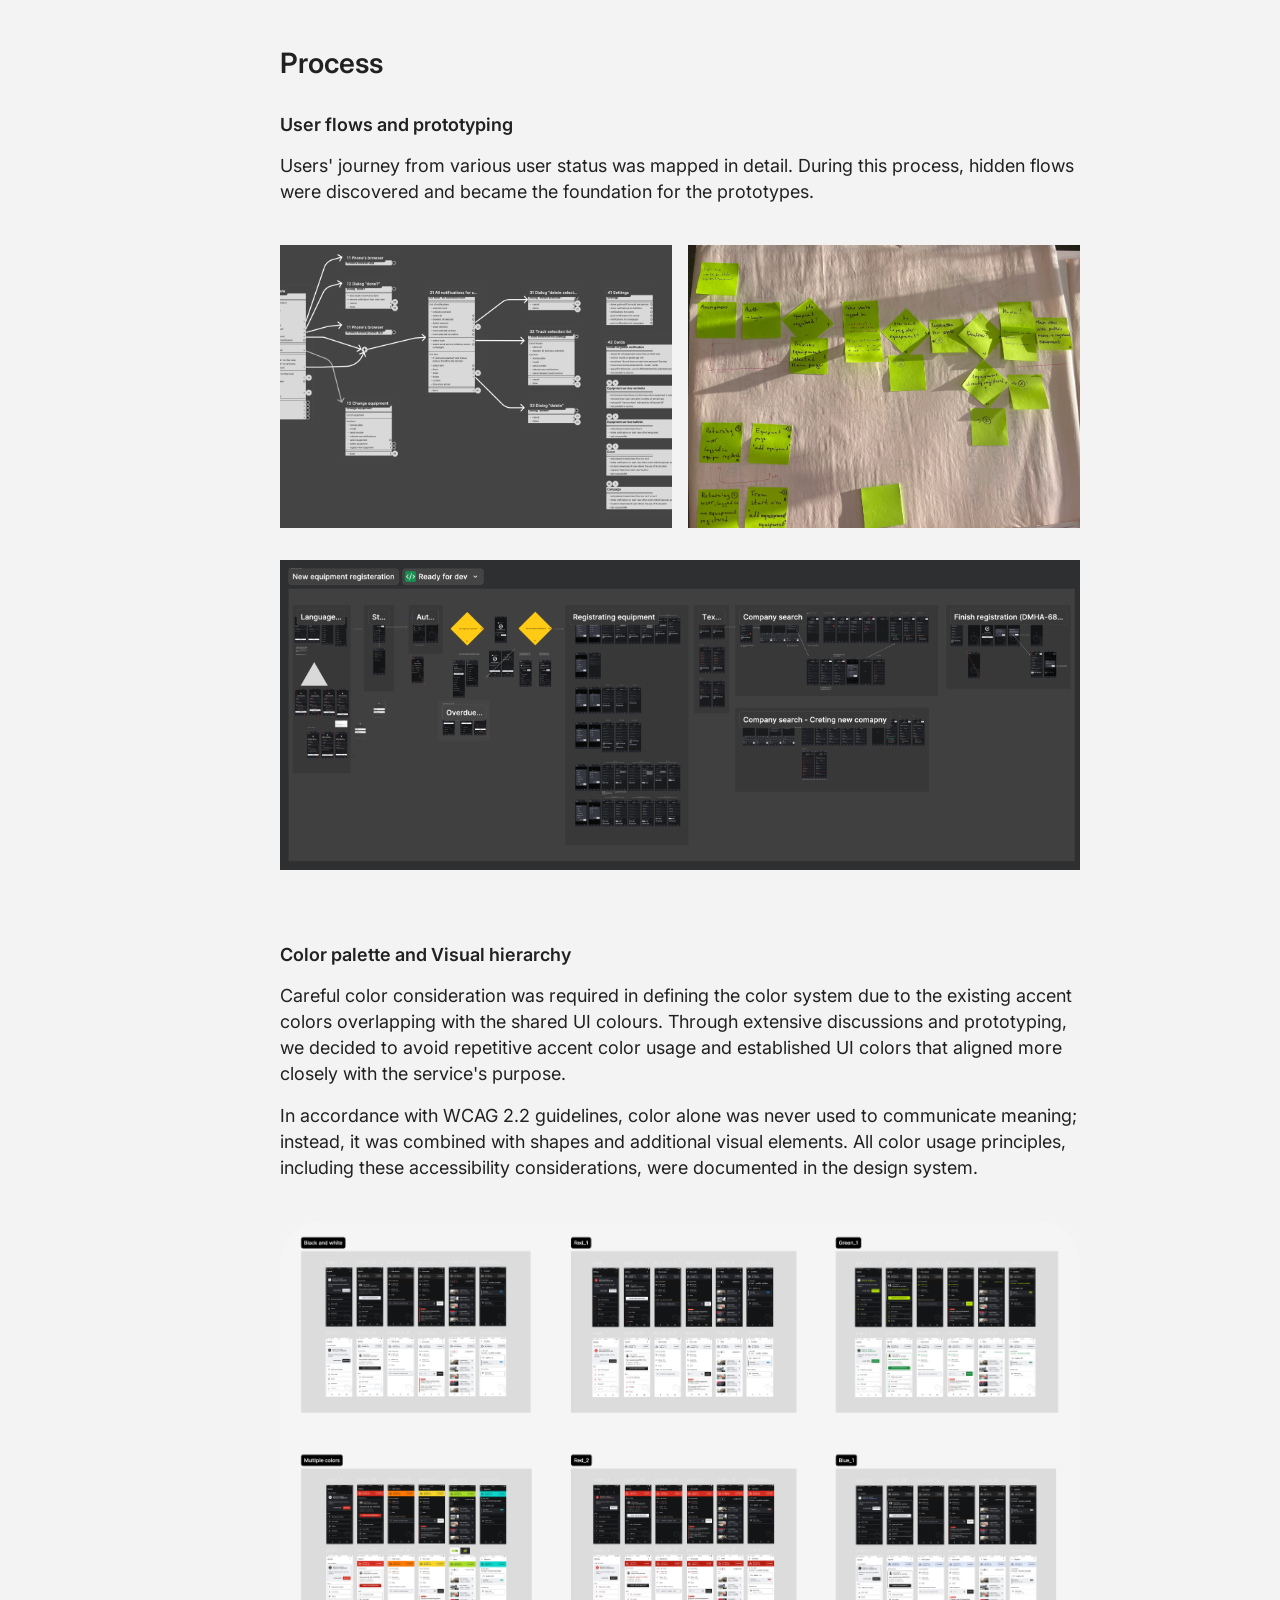
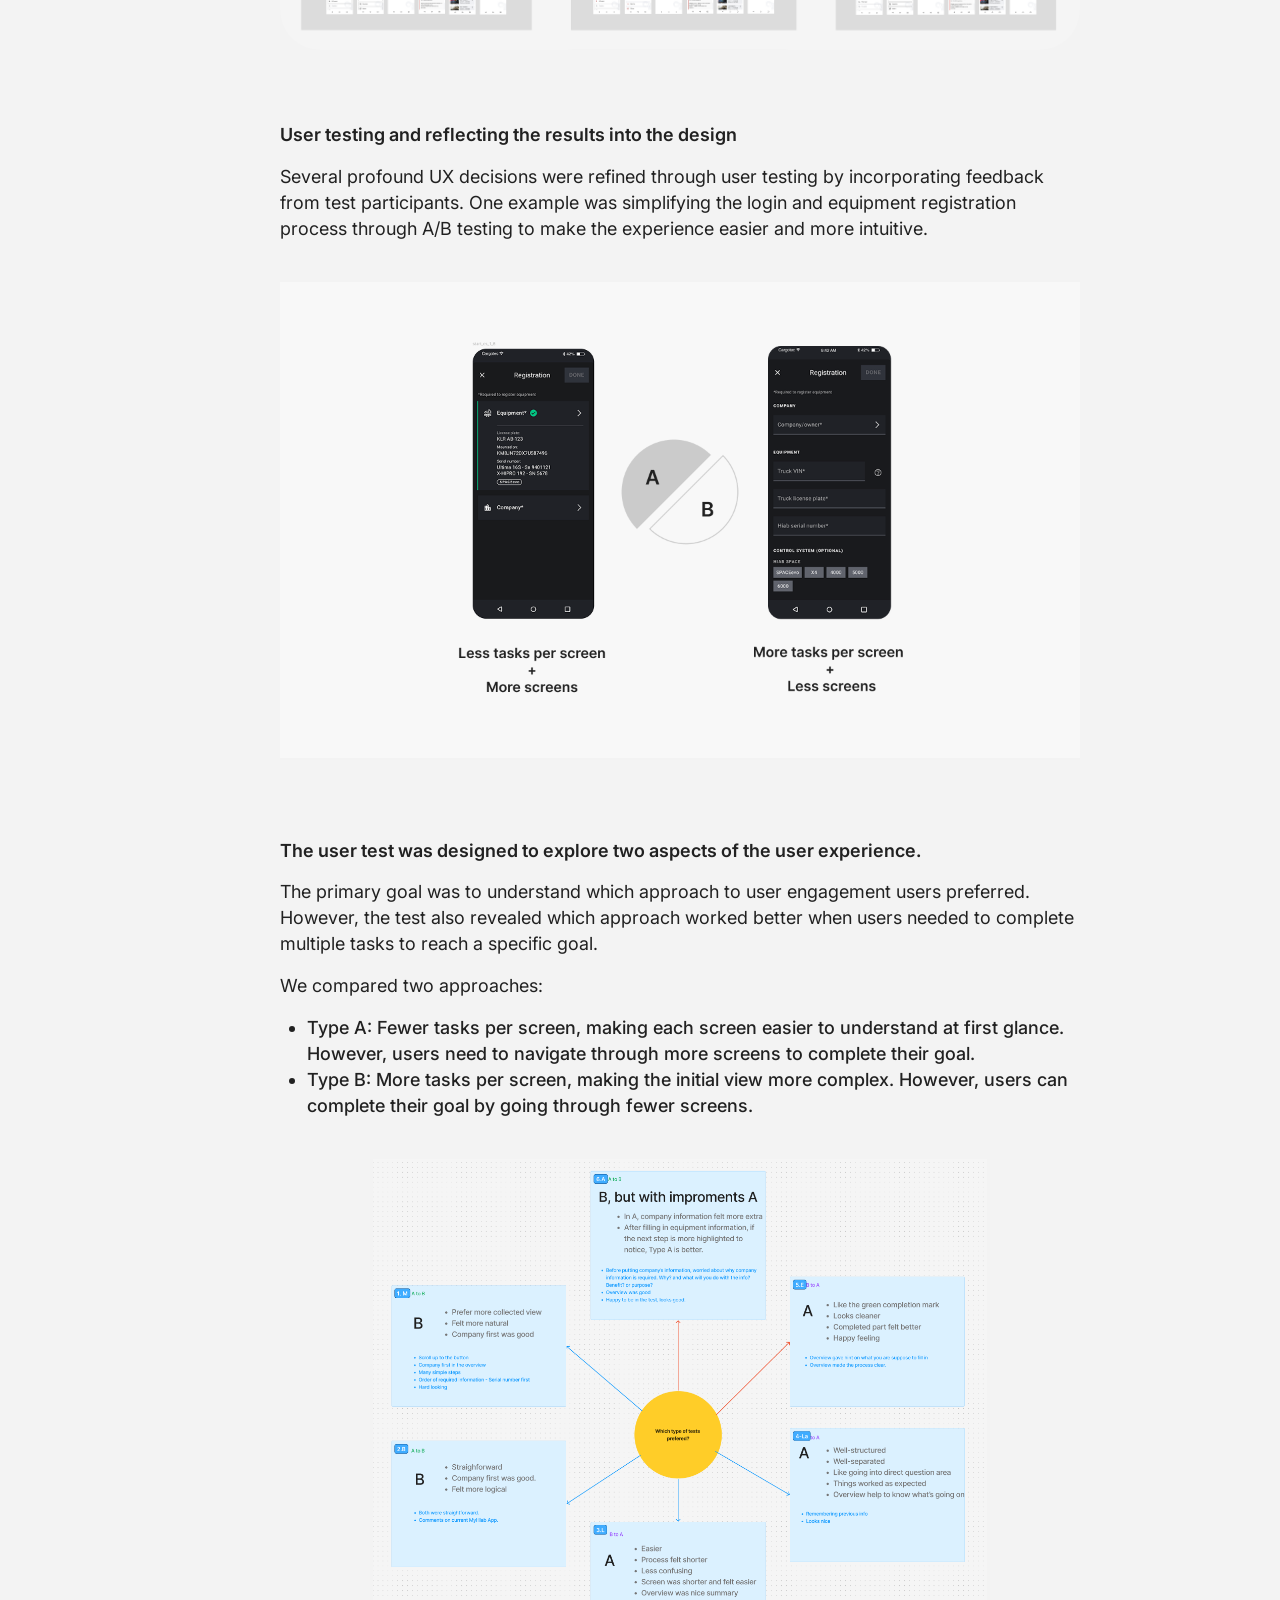
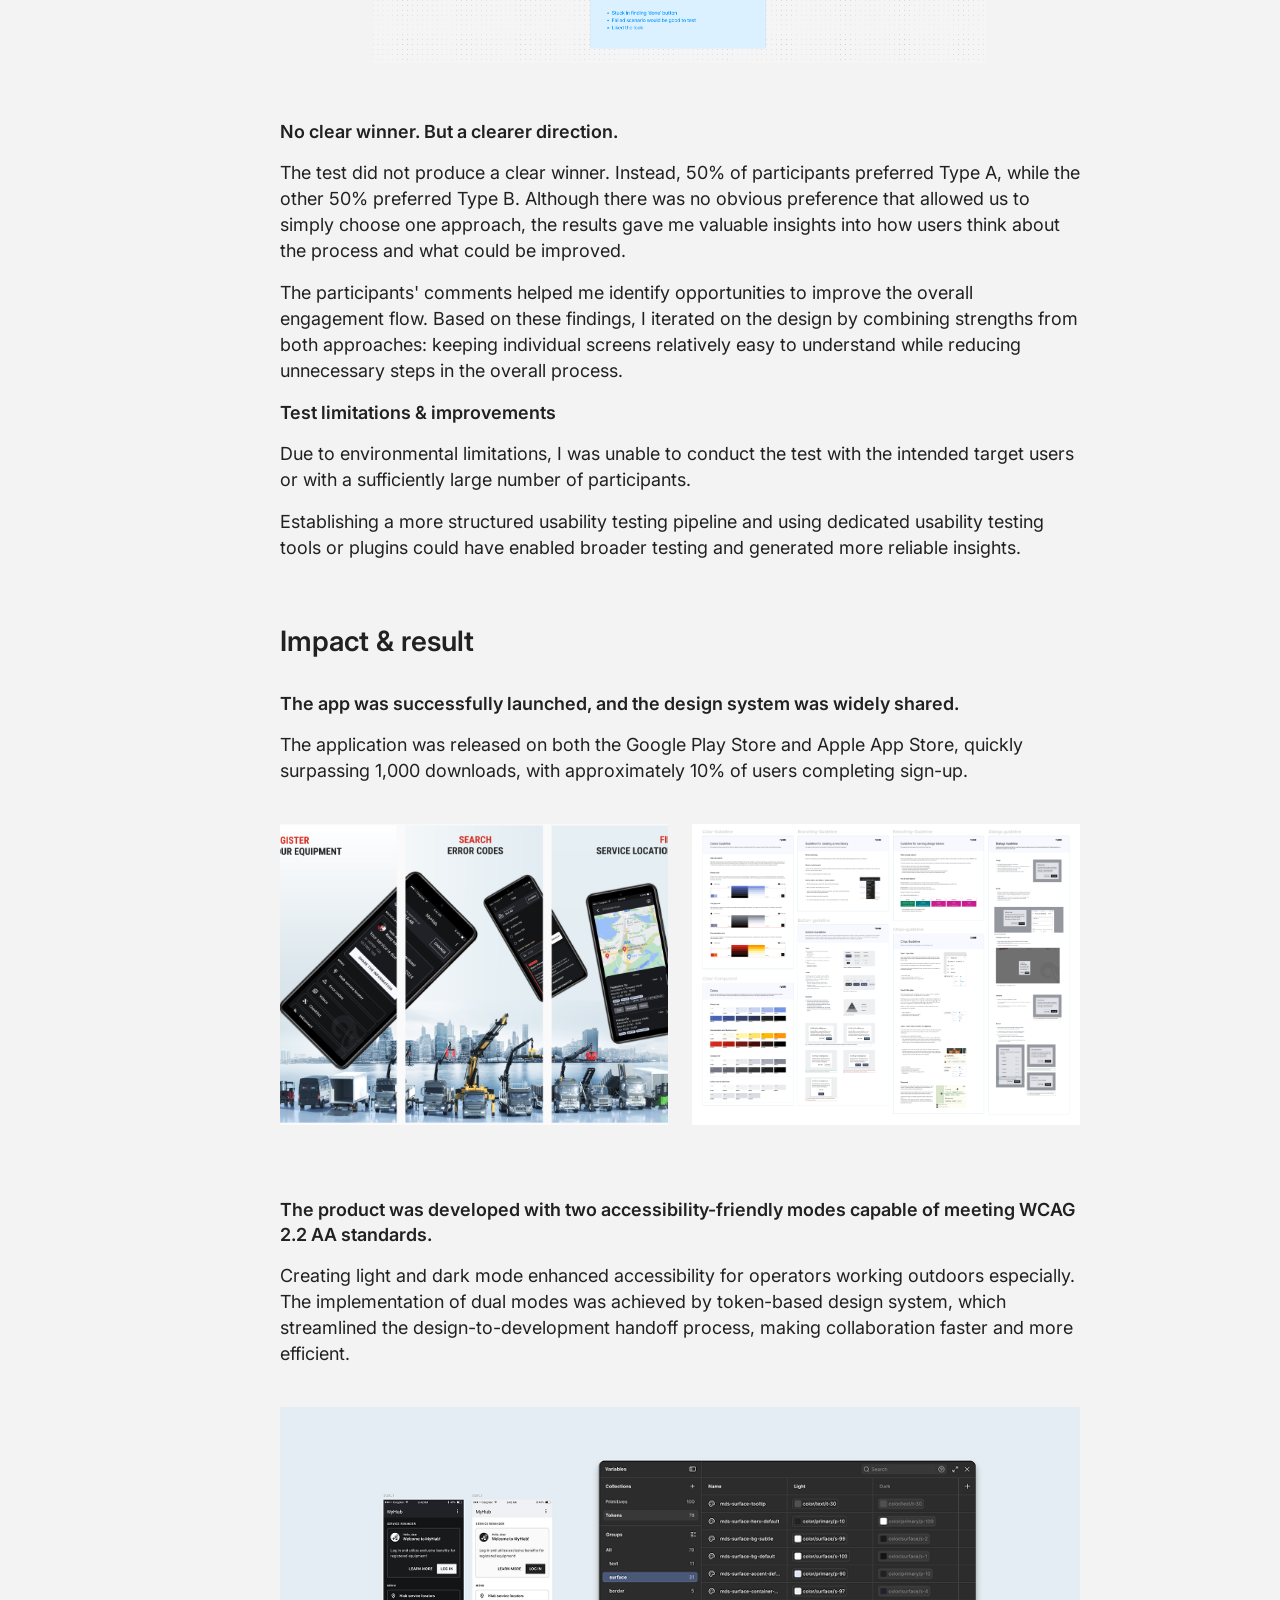
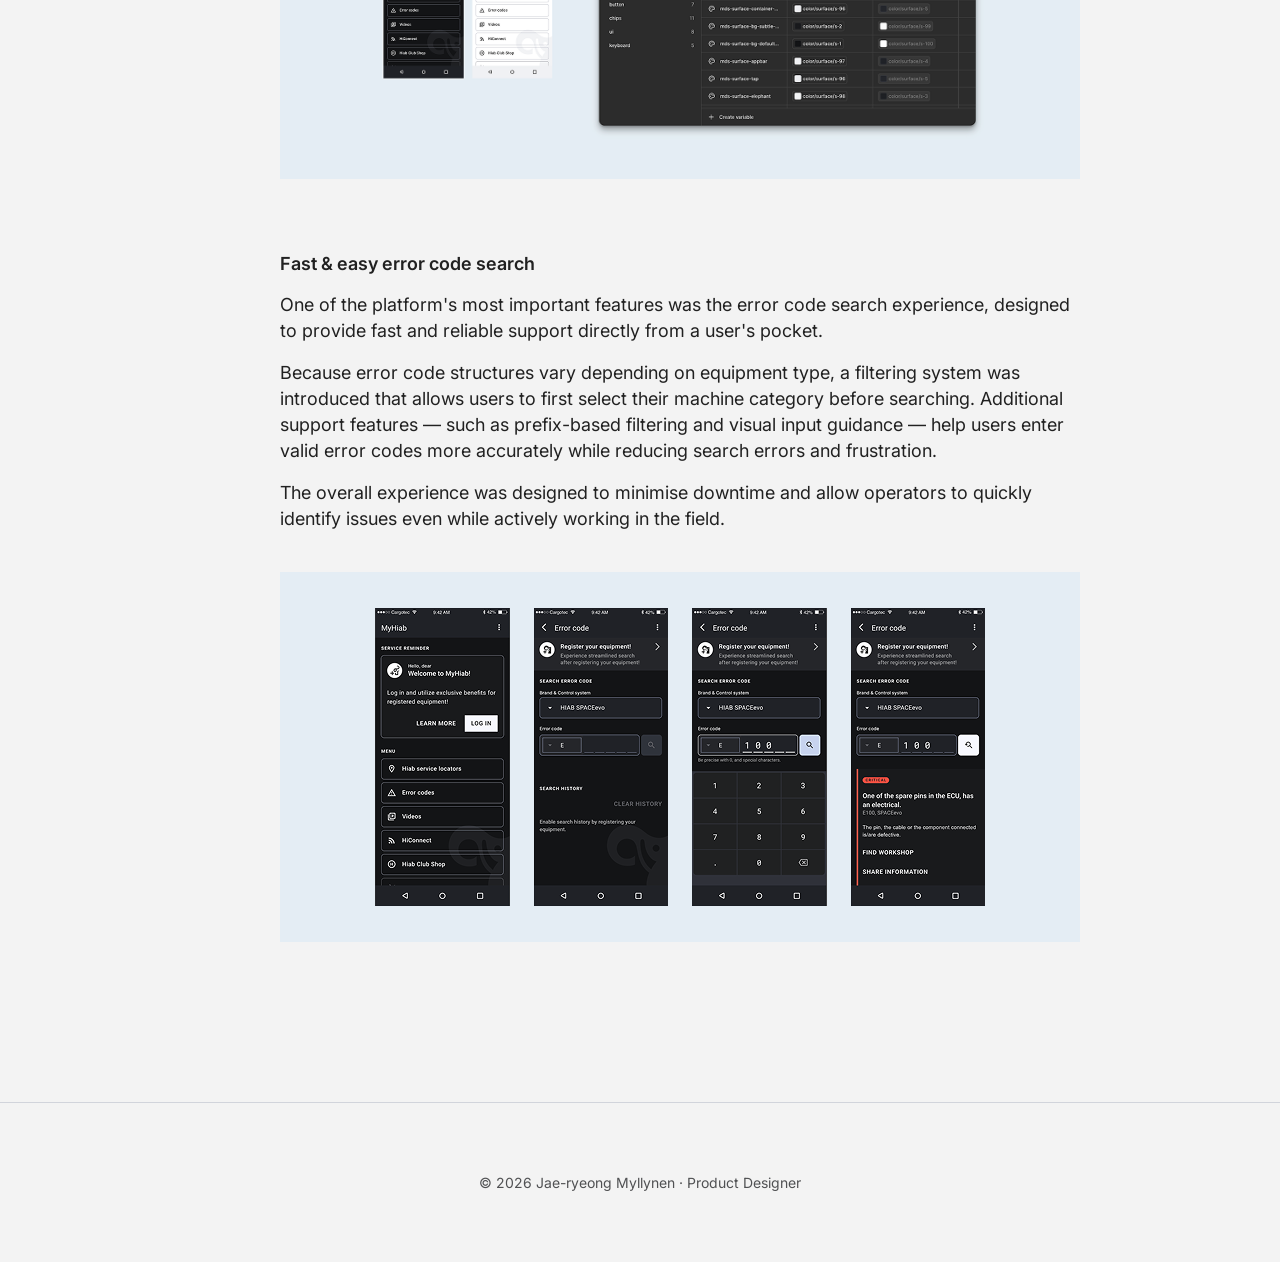
<file: work/myhiab.html>
<!DOCTYPE html>
<html lang="en">
<head>
  <meta charset="UTF-8">
  <meta name="viewport" content="width=device-width, initial-scale=1.0">
  <meta name="description" content="MyHiab Mobile App case study — from concept design to launch by Jae-ryeong Myllynen.">
  <title>MyHiab Mobile App — Jae-ryeong Myllynen</title>
  <link rel="preconnect" href="https://fonts.googleapis.com">
  <link rel="preconnect" href="https://fonts.gstatic.com" crossorigin>
  <link href="https://fonts.googleapis.com/css2?family=Inter:wght@400;500;600;700&display=swap" rel="stylesheet">
  <link rel="stylesheet" href="../styles.css?v=37">
</head>
<body class="page-project">
  <a class="skip-link" href="#main">Skip to content</a>

  <header class="site-header">
    <div class="site-header__inner">
      <div class="site-header__brand">
        <a href="../index.html" class="site-header__name">Jaeryeong Myllynen</a>
        <span class="site-header__location">Based in Helsinki</span>
      </div>
      <nav class="site-nav" aria-label="Primary">
        <a href="../index.html#work" class="site-nav__link">Project</a>
        <a href="../index.html#about" class="site-nav__link">About me</a>
      </nav>
    </div>
  </header>

  <main id="main" class="project-page">
    <div class="project-hero reveal">
      <div class="project-hero__content">
        <h1 class="project-hero__title">From Concept Design to Launch: MyHiab Mobile App</h1>
        <p class="project-hero__summary">Hiab is a leading provider of load-handling equipment, combining digital solutions with hydraulic lifting systems. MyHiab mobile app is designed to support operators from daily work to equipment downtime.</p>
        <dl class="project-meta">
          <div>
            <dt>Client</dt>
            <dd>Hiab Finland Oy</dd>
          </div>
          <div>
            <dt>Timeline</dt>
            <dd>Jul 2023 – Dec 2024</dd>
          </div>
          <div>
            <dt>My role</dt>
            <dd>UXUI Designer</dd>
          </div>
        </dl>
      </div>
      <div class="project-hero__visual">
        <img src="../assets/images/myhiab/hero.png" alt="MyHiab mobile app mockups">
      </div>
    </div>

    <div class="project-content">
      <section class="case-block reveal">
        <h2 class="case-block__title">Introduction</h2>
        <p>MyHiab help equipment operators work safely and know better about their machine. The product includes features ranging from a service locator and error-code search to instructional videos and daily checklists that support users in difficult situations and accompany them in their everyday work.</p>
      </section>

      <section class="case-block reveal">
        <h2 class="case-block__title">My role</h2>
        <p>As a UX designer on this project, I played a key role in shaping the service concept and overall user experience.</p>
        <p>During nearly two years on the project, I continuously improved user experiences across the app's features, balancing user needs with business priorities.</p>
        <ul class="case-list case-list--disc">
          <li>User research, Wire framing, Prototyping, User testing</li>
          <li>Design system</li>
          <li>Concept design</li>
        </ul>
      </section>

      <section class="case-block reveal">
        <h2 class="case-block__title">Problem</h2>
        <p class="case-block__lead">Here are key problems defined from users.</p>

        <div class="problem-row">
          <div class="problem-row__text">
            <ol class="case-numbered" start="1"><li>Users don't understand cryptic error codes.</li></ol>
            <p>When equipment has problems, it shows error codes that's not self-explanatory. Error codes can be found from equipment instruction manuals provided at the time of purchase. However, operators rarely have access to those manuals while working in the field.</p>
            <div class="example-block">
              <p class="example-block__label">Example</p>
              <p>A construction worker started to operate hydraulic lift, but the machine doesn't move but showing a cryptic code on the screen. He doesn't know what to do and has to call the machine owner.</p>
            </div>
          </div>
          <figure class="problem-row__figure">
            <img src="../assets/images/myhiab/problem-1.png" alt="Operator looking at equipment error code on screen">
            <figcaption>The image above was produced by AI due to confidentiality reasons.</figcaption>
          </figure>
        </div>

        <div class="problem-row">
          <div class="problem-row__text">
            <ol class="case-numbered" start="2"><li>Operators are commonly exposed to situational disability.</li></ol>
            <p>Operators are commonly exposed to situational disability, which means a temporary impairment in a person's movements, hearing, seeing, or saying due to environmental or contextual situation.</p>
            <div class="example-block">
              <p class="example-block__label">Example</p>
              <p>Danny is an operator of a loader crane. He tries to read a text from the equipment's screen in heavy rain or sometimes direct sunlight. But his vision is impaired temporarily and can't read texts from the screen well.</p>
            </div>
          </div>
          <figure class="problem-row__figure">
            <img src="../assets/images/myhiab/problem-2.png" alt="Operator working in challenging weather conditions">
            <figcaption>The image above was produced by AI due to confidentiality reasons.</figcaption>
          </figure>
        </div>

        <div class="problem-row">
          <div class="problem-row__text">
            <ol class="case-numbered" start="3"><li>Multi-device authentication requirements make the login experience complex and burdensome.</li></ol>
            <p>The login experience becomes too complicated and tedious as users are required to authenticate multiple equipment and fill in extensive personal information.</p>
            <div class="example-block">
              <p class="example-block__label">Example</p>
              <p>Tom found an interesting feature for users with registered equipment in the Hiab mobile app. However when he tried to register his equipment, he doesn't know where to find the required information and gives up on the process.</p>
            </div>
          </div>
          <figure class="problem-row__figure">
            <img src="../assets/images/myhiab/problem-3.png" alt="User struggling with equipment registration flow">
            <figcaption>The image above was produced by AI due to confidentiality reasons.</figcaption>
          </figure>
        </div>
      </section>

      <section class="case-block reveal">
        <h2 class="case-block__title">Goals</h2>

        <div class="goal-block">
          <ol class="case-numbered" start="1"><li>Error codes can be found quickly from their mobile phone and guide operators to the next steps.</li></ol>
          <p>Through conducted user interviews, the most noticed need from users was a practical guide when their equipment shows error codes considering operators' working environment and situations.</p>
        </div>

        <div class="goal-block">
          <ol class="case-numbered" start="2"><li>User experience should be accessible, intuitive and concise.</li></ol>
          <p>As targeted users are bound to have situational impairments, the service should be widely accessible. Also, build required steps as simple as possible to increase user engagement.</p>
        </div>

        <div class="goal-block">
          <ol class="case-numbered" start="3"><li>Build a platform where Hiab can directly connect with its end users — machine operators.</li></ol>
          <p>Hiab aimed to provide users with the information and tools that users need while also expanding the platform into a communication channel between Hiab and machine operators.</p>
          <p>For this reason, in addition to the highly requested error code search feature, several other functions were introduced, including service point search, video instructions, daily/monthly/yearly checklists, and annual service reminders.</p>
        </div>

        <div class="goal-block">
          <ol class="case-numbered" start="4"><li>Create dark &amp; light modes that meet AA level of Web Contents Accessibility Guides 2.2.</li></ol>
          <p>Operators primarily work outdoors and often face situational disability due to weather conditions or environmental factors. To help them complete their work more safely and efficiently, providing accessible services became one of Hiab's key goals.</p>
        </div>
      </section>

      <section class="case-block reveal">
        <h2 class="case-block__title">Process</h2>

        <div class="process-block">
          <h3 class="process-block__subtitle">User flows and prototyping</h3>
          <p>Users' journey from various user status was mapped in detail. During this process, hidden flows were discovered and became the foundation for the prototypes.</p>
          <div class="media-grid media-grid--pair">
            <img src="../assets/images/myhiab/flow-1.png" alt="User flow diagram part 1">
            <img src="../assets/images/myhiab/flow-2.png" alt="User flow diagram part 2">
          </div>
          <img src="../assets/images/myhiab/flow-3.png" alt="User flow diagram part 3" class="media-full media-full--mb-40">
        </div>

        <div class="process-block">
          <h3 class="process-block__subtitle">Color palette and Visual hierarchy</h3>
          <p>Careful color consideration was required in defining the color system due to the existing accent colors overlapping with the shared UI colours. Through extensive discussions and prototyping, we decided to avoid repetitive accent color usage and established UI colors that aligned more closely with the service's purpose.</p>
          <p>In accordance with WCAG 2.2 guidelines, color alone was never used to communicate meaning; instead, it was combined with shapes and additional visual elements. All color usage principles, including these accessibility considerations, were documented in the design system.</p>
          <img src="../assets/images/myhiab/color-palette.png" alt="Color palette and design system documentation" class="media-rounded media-full--mb-40">
        </div>

        <div class="process-block">
          <h3 class="process-block__subtitle">User testing and reflecting the results into the design</h3>
          <p>Several profound UX decisions were refined through user testing by incorporating feedback from test participants. One example was simplifying the login and equipment registration process through A/B testing to make the experience easier and more intuitive.</p>

          <div class="ab-test ab-test--figma media-full--mb-40">
            <img src="../assets/images/myhiab/ab-test-composite.png" alt="A/B test comparing fewer tasks per screen versus more tasks per screen">
          </div>

          <h3 class="process-block__subtitle process-block__subtitle--inline">The user test was designed to explore two aspects of the user experience.</h3>
          <p>The primary goal was to understand which approach to user engagement users preferred. However, the test also revealed which approach worked better when users needed to complete multiple tasks to reach a specific goal.</p>
          <p>We compared two approaches:</p>
          <ul class="case-list case-list--disc">
            <li>Type A: Fewer tasks per screen, making each screen easier to understand at first glance. However, users need to navigate through more screens to complete their goal.</li>
            <li>Type B: More tasks per screen, making the initial view more complex. However, users can complete their goal by going through fewer screens.</li>
          </ul>

          <img src="../assets/images/myhiab/user-test-chart.png" alt="User test results chart" class="media-centered media-full--mb-40">

          <h3 class="process-block__subtitle">No clear winner. But a clearer direction.</h3>
          <p>The test did not produce a clear winner. Instead, 50% of participants preferred Type A, while the other 50% preferred Type B. Although there was no obvious preference that allowed us to simply choose one approach, the results gave me valuable insights into how users think about the process and what could be improved.</p>
          <p>The participants' comments helped me identify opportunities to improve the overall engagement flow. Based on these findings, I iterated on the design by combining strengths from both approaches: keeping individual screens relatively easy to understand while reducing unnecessary steps in the overall process.</p>

          <h3 class="process-block__subtitle">Test limitations &amp; improvements</h3>
          <p>Due to environmental limitations, I was unable to conduct the test with the intended target users or with a sufficiently large number of participants.</p>
          <p>Establishing a more structured usability testing pipeline and using dedicated usability testing tools or plugins could have enabled broader testing and generated more reliable insights.</p>
        </div>
      </section>

      <section class="case-block reveal">
        <h2 class="case-block__title">Impact &amp; result</h2>

        <div class="impact-block">
          <h3 class="impact-block__subtitle">The app was successfully launched, and the design system was widely shared.</h3>
          <p>The application was released on both the Google Play Store and Apple App Store, quickly surpassing 1,000 downloads, with approximately 10% of users completing sign-up.</p>
          <div class="media-grid media-grid--impact media-full--mb-40">
            <img src="../assets/images/myhiab/impact-app-store.png" alt="App store launch screens">
            <img src="../assets/images/myhiab/impact-design-system.png" alt="Design system shared across teams">
          </div>
        </div>

        <div class="impact-block">
          <h3 class="impact-block__subtitle">The product was developed with two accessibility-friendly modes capable of meeting WCAG 2.2 AA standards.</h3>
          <p>Creating light and dark mode enhanced accessibility for operators working outdoors especially. The implementation of dual modes was achieved by token-based design system, which streamlined the design-to-development handoff process, making collaboration faster and more efficient.</p>
          <div class="impact-panel impact-panel--modes media-full--mb-40">
            <img src="../assets/images/myhiab/modes.png" alt="Light and dark mode accessibility comparison">
          </div>
        </div>

        <div class="impact-block">
          <h3 class="impact-block__subtitle">Fast &amp; easy error code search</h3>
          <p>One of the platform's most important features was the error code search experience, designed to provide fast and reliable support directly from a user's pocket.</p>
          <p>Because error code structures vary depending on equipment type, a filtering system was introduced that allows users to first select their machine category before searching. Additional support features — such as prefix-based filtering and visual input guidance — help users enter valid error codes more accurately while reducing search errors and frustration.</p>
          <p>The overall experience was designed to minimise downtime and allow operators to quickly identify issues even while actively working in the field.</p>
          <div class="impact-panel impact-panel--phones">
            <img src="../assets/images/myhiab/error-codes.png?v=2" alt="Error code search screens" class="error-codes-strip">
          </div>
        </div>
      </section>
    </div>
  </main>

  <footer class="site-footer">
    <p>© 2026 Jae-ryeong Myllynen · Product Designer</p>
  </footer>

  <script src="../script.js"></script>
</body>
</html>
</file>
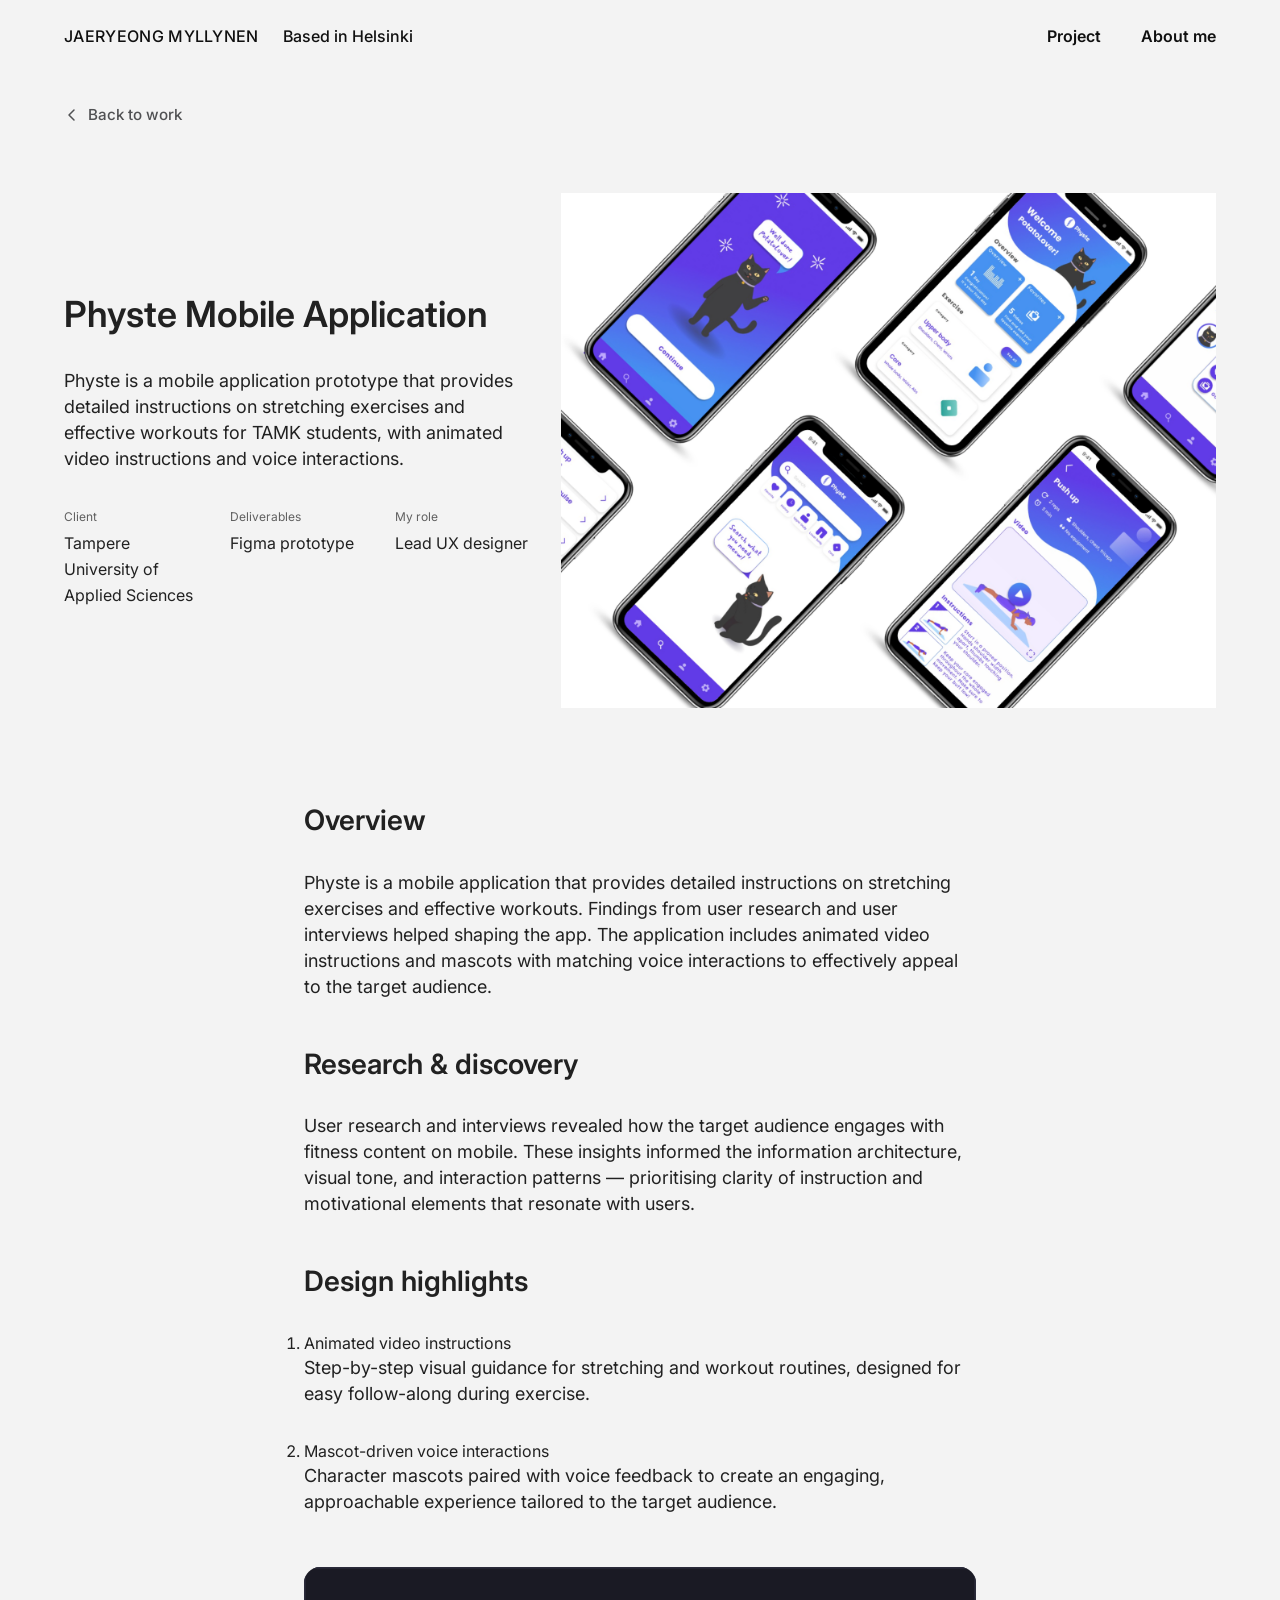
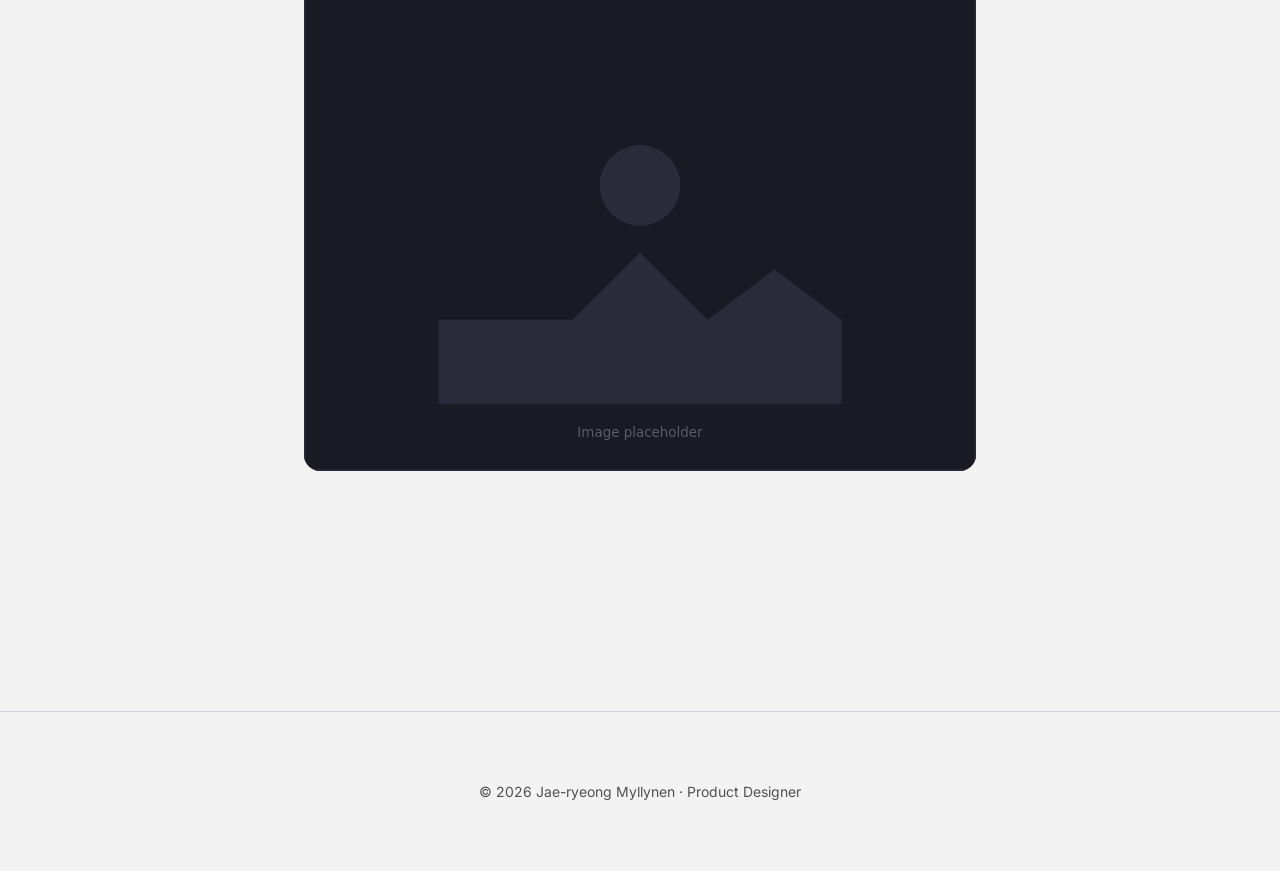
<file: work/physte.html>
<!DOCTYPE html>
<html lang="en">
<head>
  <meta charset="UTF-8">
  <meta name="viewport" content="width=device-width, initial-scale=1.0">
  <meta name="description" content="Physte mobile application case study by Jae-ryeong Myllynen.">
  <title>Physte Mobile App — Jae-ryeong Myllynen</title>
  <link rel="preconnect" href="https://fonts.googleapis.com">
  <link rel="preconnect" href="https://fonts.gstatic.com" crossorigin>
  <link href="https://fonts.googleapis.com/css2?family=Inter:wght@400;500;600;700&display=swap" rel="stylesheet">
  <link rel="stylesheet" href="../styles.css?v=37">
</head>
<body class="page-project">
  <a class="skip-link" href="#main">Skip to content</a>

  <header class="site-header">
    <div class="site-header__inner">
      <div class="site-header__brand">
        <a href="../index.html" class="site-header__name">Jaeryeong Myllynen</a>
        <span class="site-header__location">Based in Helsinki</span>
      </div>
      <nav class="site-nav" aria-label="Primary">
        <a href="../index.html#work" class="site-nav__link">Project</a>
        <a href="../index.html#about" class="site-nav__link">About me</a>
      </nav>
    </div>
  </header>

  <main id="main" class="project-page">
    <div class="project-page__lead reveal">
      <a href="../index.html#work" class="back-link">
        <svg width="16" height="16" viewBox="0 0 16 16" fill="none" aria-hidden="true">
          <path d="M10 3L5 8L10 13" stroke="currentColor" stroke-width="1.5" stroke-linecap="round" stroke-linejoin="round"/>
        </svg>
        Back to work
      </a>
    </div>

    <div class="project-hero reveal">
      <div class="project-hero__content">
        <h1 class="project-hero__title">Physte Mobile Application</h1>
        <p class="project-hero__summary">Physte is a mobile application prototype that provides detailed instructions on stretching exercises and effective workouts for TAMK students, with animated video instructions and voice interactions.</p>
        <dl class="project-meta">
          <div>
            <dt>Client</dt>
            <dd>Tampere University of Applied Sciences</dd>
          </div>
          <div>
            <dt>Deliverables</dt>
            <dd>Figma prototype</dd>
          </div>
          <div>
            <dt>My role</dt>
            <dd>Lead UX designer</dd>
          </div>
        </dl>
      </div>
      <div class="project-hero__visual">
        <img src="../assets/images/physte-project.png" alt="Physte mobile app screens">
      </div>
    </div>

    <div class="project-page__inner">
      <div class="case-study">
        <div class="case-block reveal">
          <h2 class="case-block__title">Overview</h2>
          <p>Physte is a mobile application that provides detailed instructions on stretching exercises and effective workouts. Findings from user research and user interviews helped shaping the app. The application includes animated video instructions and mascots with matching voice interactions to effectively appeal to the target audience.</p>
        </div>

        <div class="case-block reveal">
          <h2 class="case-block__title">Research &amp; discovery</h2>
          <p>User research and interviews revealed how the target audience engages with fitness content on mobile. These insights informed the information architecture, visual tone, and interaction patterns — prioritising clarity of instruction and motivational elements that resonate with users.</p>
        </div>

        <div class="case-block reveal">
          <h2 class="case-block__title">Design highlights</h2>
          <div class="goal-item">
            <ol start="1"><li>Animated video instructions</li></ol>
            <p>Step-by-step visual guidance for stretching and workout routines, designed for easy follow-along during exercise.</p>
          </div>
          <div class="goal-item">
            <ol start="2"><li>Mascot-driven voice interactions</li></ol>
            <p>Character mascots paired with voice feedback to create an engaging, approachable experience tailored to the target audience.</p>
          </div>
          <div class="process-gallery">
            <img src="../assets/images/placeholder.svg" alt="Physte app screens and prototype">
          </div>
        </div>
      </div>
    </div>
  </main>

  <footer class="site-footer">
    <p>© 2026 Jae-ryeong Myllynen · Product Designer</p>
  </footer>

  <script src="../script.js"></script>
</body>
</html>
</file>
<file: css/styles.css>
/* ==========================================================================
   Design tokens (from Figma / design exports)
   ========================================================================== */
:root {
  --color-text: #2d2d2d;
  --color-text-strong: #212121;
  --color-border: #2d2d2d;
  --color-bg: #ffffff;
  --color-dark: #2d2d2d;
  --color-on-dark: #ffffff;
  --color-on-dark-muted: #d1d1d1;
  --color-black: #000000;
  --color-media-bg: #e5ecf1;
  --color-surface: #f2f2f2;
  --color-night: #0f1010;
  --color-night-2: #0e0e0f;

  --font-sans: "Inter", system-ui, -apple-system, "Segoe UI", Roboto, sans-serif;

  /* Paragraph/Light */
  --text-paragraph-size: 18px;
  --text-paragraph-line: 26px;
  /* H5/Medium */
  --text-h5-size: 23px;
  --text-h5-line: 28px;

  --content-width: 1120px;
  --gutter: 64px;
  /* Side padding that centres a 1120px column on wide screens */
  --content-pad: max(var(--gutter), calc((100% - var(--content-width)) / 2));
}

/* ==========================================================================
   Base
   ========================================================================== */
*,
*::before,
*::after {
  box-sizing: border-box;
}

html {
  -webkit-text-size-adjust: 100%;
  scroll-behavior: smooth;
}

@media (prefers-reduced-motion: reduce) {
  html {
    scroll-behavior: auto;
  }
}

body {
  margin: 0;
  min-height: 100vh;
  display: flex;
  flex-direction: column;
  font-family: var(--font-sans);
  color: var(--color-text);
  background: var(--color-bg);
  -webkit-font-smoothing: antialiased;
}

img,
video {
  display: block;
  max-width: 100%;
  height: auto;
}

h1, h2, h3, h4, h5, h6, p, ul, ol, figure, dl, dd {
  margin: 0;
}

ul,
ol {
  padding: 0;
  list-style: none;
}

a {
  color: inherit;
  text-decoration: none;
}

a:focus-visible {
  outline: 2px solid currentColor;
  outline-offset: 4px;
  border-radius: 2px;
}

.visually-hidden {
  position: absolute;
  width: 1px;
  height: 1px;
  margin: -1px;
  padding: 0;
  overflow: hidden;
  clip: rect(0 0 0 0);
  white-space: nowrap;
  border: 0;
}

/* ==========================================================================
   Header / top navigation
   ========================================================================== */
.site-header {
  display: flex;
  align-items: flex-end;
  gap: 32px;
  padding: 32px var(--gutter);
}

.site-header__logo {
  flex-shrink: 0;
}

.site-header__logo img {
  width: 67.3174px;
  height: 32px;
}

.site-header__tagline {
  flex: 1 0 0;
  min-width: 0;
  font-size: 16px;
  font-weight: 400;
  line-height: normal;
  color: var(--color-text);
}

.site-nav {
  flex: 1 0 0;
  min-width: 0;
}

.site-nav__list {
  display: flex;
  align-items: center;
  justify-content: flex-end;
  gap: 32px;
}

.site-nav__link {
  font-size: 18px;
  font-weight: 500;
  line-height: normal;
  white-space: nowrap;
  color: var(--color-text);
  transition: opacity 0.2s ease;
}

.site-nav__link:hover,
.site-nav__link[aria-current="page"] {
  opacity: 0.6;
}

/* ==========================================================================
   Main
   ========================================================================== */
.site-main {
  flex: 1 0 auto;
}

/* ==========================================================================
   Shared components
   ========================================================================== */
.tags {
  display: flex;
  flex-wrap: wrap;
  gap: 8px 18px;
}

.tags li {
  padding-left: 8px;
  border-left: 2px solid var(--color-text);
  font-size: 14px;
  font-weight: 400;
  line-height: 23px;
  color: var(--color-text);
}

.button {
  display: inline-flex;
  align-items: center;
  gap: 8px;
  padding: 13px 16px;
  border-radius: 2px;
  background: var(--color-black);
  color: #ffffff;
  font-size: 18px;
  font-weight: 500;
  line-height: 24px;
  white-space: nowrap;
  transition: background-color 0.2s ease;
}

.button:hover {
  background: #3a3a3a;
}

.button__icon {
  flex-shrink: 0;
  transition: transform 0.2s ease;
}

.button:hover .button__icon {
  transform: translateX(3px);
}

/* ==========================================================================
   Landing page
   Side padding: the normal gutter (64px on desktop) up to 1440px wide,
   160px above 1440px, and 480px above 2560px.
   ========================================================================== */
.hero,
.work,
.about,
.principles-band,
.resume,
.contact,
.site-footer--landing {
  --landing-pad: var(--gutter);
}

@media (min-width: 1441px) {
  .hero,
  .work,
  .about,
  .principles-band,
  .resume,
  .contact,
  .site-footer--landing {
    --landing-pad: 160px;
  }
}

@media (min-width: 2561px) {
  .hero,
  .work,
  .about,
  .principles-band,
  .resume,
  .contact,
  .site-footer--landing {
    --landing-pad: 480px;
  }
}

/* Hero ------------------------------------------------------------------- */
.hero {
  display: grid;
  /* The image is 650px wide on large screens but never takes more than half
     the row, so the text column can't be squeezed narrower than the heading. */
  grid-template-columns: min(650px, 50%) minmax(0, 1fr);
  /* 32px at 1440px wide, growing to 64px at 1920px */
  column-gap: clamp(32px, calc(100vw / 15 - 64px), 64px);
  padding: 0 var(--landing-pad);
  background: var(--color-surface);
}

.hero__media {
  position: relative;
  /* Keeps the photo's proportions as a minimum, but stretches to the band's
     height when the text beside it is taller (the slides crop to fit). */
  align-self: stretch;
  width: 100%;
  aspect-ratio: 591 / 574;
  overflow: hidden;
  background: var(--color-media-bg);
}

.slideshow__slide {
  position: absolute;
  inset: 0;
  width: 100%;
  height: 100%;
  object-fit: cover;
  opacity: 0;
  z-index: 0;
}

/* The outgoing slide stays fully visible underneath while the next one
   fades in on top, so there's no dip to the background between images. */
.slideshow__slide.is-prev {
  opacity: 1;
  z-index: 1;
}

.slideshow__slide.is-active {
  opacity: 1;
  z-index: 2;
  transition: opacity 100ms ease-in;
}

@media (prefers-reduced-motion: reduce) {
  .slideshow__slide.is-active {
    transition: none;
  }
}

.hero__text {
  /* Lets the heading size itself to this column (cqi units below) */
  container-type: inline-size;
  padding: 40px 0;
}

/* Fluid size tied to the text column's width: "Systematic", the longest
   line, is ~5.3em wide in Inter Medium, so 18.5cqi always fits.
   72px max, 40px min. */
.hero__title {
  font-size: clamp(2.5rem, 18.5cqi, 4.5rem);
  font-weight: 500;
  line-height: 1.22;
  color: var(--color-text);
}

.hero__title span {
  display: block;
}

.hero__lead {
  max-width: 500px;
  margin-top: clamp(1.25rem, 0.9rem + 1.5vw, 2rem);
  padding-bottom: 32px;
  font-size: clamp(1.125rem, 1rem + 0.5vw, 1.4375rem);
  font-weight: 300;
  line-height: 1.4;
  color: var(--color-text);
}

/* Work ------------------------------------------------------------------- */
.work {
  display: flex;
  flex-direction: column;
  padding: 80px var(--landing-pad) 160px;
  scroll-margin-top: 16px;
}

.work-card {
  display: grid;
  grid-template-columns: minmax(0, 1fr) minmax(0, 1fr);
  grid-template-areas: "body media";
  align-items: center;
  column-gap: 32px;
}

.work-card--media-left {
  grid-template-areas: "media body";
}

.work-card__body {
  grid-area: body;
}

.work-card__media {
  grid-area: media;
  width: 100%;
  height: 520px;
  object-fit: cover;
}

.work-card--tall .work-card__media {
  height: 530px;
}

.work-card__title {
  font-size: 45px;
  font-weight: 500;
  line-height: 56px;
  color: var(--color-text);
}

.work-card__subtitle {
  font-size: 23px;
  font-weight: 300;
  line-height: 32px;
  color: var(--color-text);
}

.work-card .tags {
  margin-top: 32px;
}

.work-card .button {
  margin-top: 32px;
}

/* About ------------------------------------------------------------------ */
.about {
  position: relative;
  display: flex;
  align-items: center;
  min-height: 518px;
  /* Leave room for the portrait, which bleeds off the right edge */
  padding: 120px calc(542px + 24px) 120px var(--landing-pad);
  overflow: hidden;
  background: var(--color-surface);
  scroll-margin-top: 16px;
}

.about__text {
  position: relative;
  z-index: 1;
}

.about__title {
  font-size: 72px;
  font-weight: 500;
  line-height: 88px;
  color: var(--color-text);
}

.about__lead {
  margin-top: 32px;
  font-size: 23px;
  font-weight: 300;
  line-height: 32px;
  color: var(--color-text);
}

.about__portrait {
  position: absolute;
  right: 0;
  bottom: 0;
  width: 542px;
}

/* Principles ------------------------------------------------------------- */
.principles-band {
  padding: 64px var(--landing-pad) 32px;
  background: var(--color-night);
  color: var(--color-on-dark);
}

.principles {
  display: grid;
  grid-template-columns: repeat(3, minmax(0, 1fr));
  gap: 16px;
}

.principle {
  padding: 20px 16px 20px 20px;
  border-left: 4px solid var(--color-on-dark);
}

.principle__title {
  font-size: 23px;
  font-weight: 400;
  line-height: 36px;
}

.principle__text {
  margin-top: 6px;
  font-size: var(--text-paragraph-size);
  font-weight: 300;
  line-height: var(--text-paragraph-line);
  color: var(--color-on-dark-muted);
}

/* Resume ----------------------------------------------------------------- */
.resume {
  display: grid;
  grid-template-columns: repeat(2, minmax(0, 1fr));
  gap: 64px;
  padding: 80px var(--landing-pad);
  background: var(--color-night-2);
  color: var(--color-on-dark);
}

.resume__column {
  display: flex;
  flex-direction: column;
  gap: 64px;
}

.resume__group {
  display: flex;
  flex-direction: column;
  gap: 32px;
}

.resume__heading {
  font-size: 32px;
  font-weight: 500;
  line-height: 40px;
}

.entry__date {
  font-size: 14px;
  font-weight: 400;
  line-height: 20px;
}

.entry__title {
  margin-top: 4px;
  font-size: 23px;
  font-weight: 400;
  line-height: 36px;
}

.entry__text,
.entry__list {
  margin-top: 12px;
  font-size: var(--text-paragraph-size);
  font-weight: 300;
  line-height: var(--text-paragraph-line);
  color: var(--color-on-dark-muted);
}

.entry__list {
  padding-left: 27px;
  list-style: disc;
}

/* Contact ---------------------------------------------------------------- */
.contact {
  display: grid;
  /* The links column keeps at least 16rem; the title column gives way first */
  grid-template-columns: minmax(0, 640px) minmax(min(100%, 16rem), 1fr);
  gap: 64px;
  padding: 112px var(--landing-pad) 80px;
}

.contact__title {
  font-size: 45px;
  font-weight: 500;
  line-height: 56px;
  color: var(--color-text);
}

.contact__links {
  display: flex;
  flex-direction: column;
  gap: 32px;
  padding-top: 16px;
}

.contact__link {
  display: flex;
  align-items: center;
  gap: 4px;
  padding: 4px 0 6px;
  border-bottom: 1px solid var(--color-black);
  font-size: 23px;
  font-weight: 500;
  line-height: 28px;
  color: var(--color-text);
}

.contact__link svg {
  flex-shrink: 0;
  transition: transform 0.2s ease;
}

.contact__link:hover svg {
  transform: translateX(4px);
}

/* ==========================================================================
   Footer
   ========================================================================== */
.site-footer {
  padding: 80px var(--content-pad);
  color: var(--color-text-strong);
}

.site-footer__inner {
  display: flex;
  align-items: flex-start;
  gap: 64px;
  padding-top: 80px;
  border-top: 1px solid var(--color-border);
}

.site-footer--landing {
  padding: 80px var(--landing-pad) 160px;
}

.site-footer__info {
  display: flex;
  flex-direction: column;
  gap: 32px;
  width: 640px;
  flex-shrink: 1;
}

.site-footer__info img {
  width: 67.3174px;
  height: 32px;
}

.site-footer__details {
  display: flex;
  flex-direction: column;
  gap: 12px;
  font-size: var(--text-paragraph-size);
  font-weight: 300;
  line-height: var(--text-paragraph-line);
}

.site-footer__work {
  display: flex;
  flex-direction: column;
  gap: 32px;
  flex: 1 0 0;
  min-width: 0;
}

.site-footer__heading {
  font-size: var(--text-h5-size);
  font-weight: 500;
  line-height: var(--text-h5-line);
}

.site-footer__links {
  display: flex;
  flex-direction: column;
  align-items: flex-start;
  gap: 12px;
}

.site-footer__link {
  display: inline-block;
  font-size: var(--text-paragraph-size);
  font-weight: 300;
  line-height: var(--text-paragraph-line);
  white-space: nowrap;
  border-bottom: 1px solid var(--color-text-strong);
  transition: opacity 0.2s ease;
}

.site-footer__link:hover {
  opacity: 0.6;
}

/* ==========================================================================
   Responsive
   ========================================================================== */
@media (max-width: 1100px) {
  .about__title {
    font-size: 56px;
    line-height: 68px;
  }

  .about__lead {
    font-size: 20px;
    line-height: 30px;
  }

  .about {
    padding-right: calc(400px + 24px);
  }

  .about__portrait {
    width: 400px;
  }

  .principles {
    grid-template-columns: 1fr;
    gap: 24px;
  }
}

/* 901–1100px: the portrait is smaller here, so fit the section to it
   (32px above the image) instead of leaving a tall empty band. */
@media (min-width: 901px) and (max-width: 1100px) {
  .about {
    min-height: calc(400px * 1036 / 1084 + 32px);
    padding-top: 32px;
    padding-bottom: 32px;
  }
}

@media (max-width: 900px) {
  :root {
    --gutter: 32px;
  }

  .hero {
    grid-template-columns: 1fr;
    row-gap: 32px;
    /* The intro text already has 32px below it, so ~48px in total */
    padding-bottom: 16px;
  }

  .hero__text {
    padding-top: 0;
    padding-bottom: 0;
  }

  .work {
    gap: 64px;
    padding-top: 48px;
    padding-bottom: 80px;
  }

  .work-card,
  .work-card--media-left {
    grid-template-columns: 1fr;
    grid-template-areas:
      "media"
      "body";
    row-gap: 24px;
  }

  .work-card__media,
  .work-card--tall .work-card__media {
    height: auto;
    aspect-ratio: 784 / 520;
  }

  /* Stack the portrait under the text instead of beside it */
  .about {
    flex-direction: column;
    align-items: stretch;
    min-height: 0;
    padding: 64px var(--landing-pad) 0;
  }

  .about__portrait {
    position: static;
    align-self: flex-end;
    width: min(400px, 100%);
    margin-top: 32px;
  }

  .resume,
  .contact {
    grid-template-columns: 1fr;
    gap: 48px;
  }

  .contact {
    padding-top: 80px;
  }

  .contact__links {
    padding-top: 0;
    gap: 24px;
  }

  .site-footer__inner {
    flex-direction: column;
    gap: 48px;
  }

  .site-footer__info {
    width: 100%;
  }

  .site-footer--landing {
    padding-bottom: 80px;
  }
}

@media (max-width: 600px) {
  :root {
    --gutter: 16px;
  }

  .site-header {
    align-items: center;
    gap: 16px;
    padding-top: 20px;
    padding-bottom: 20px;
  }

  .site-header__tagline {
    display: none;
  }

  .site-nav__list {
    gap: 20px;
  }

  .site-nav__link {
    font-size: 16px;
  }

  .hero {
    padding-left: 0;
    padding-right: 0;
  }

  .hero__text {
    padding: 0 var(--gutter);
  }

  .about__title {
    font-size: 44px;
    line-height: 52px;
  }

  .about__lead {
    margin-top: 20px;
    font-size: 18px;
    line-height: 28px;
  }

  .work-card__title,
  .contact__title {
    font-size: 36px;
    line-height: 44px;
  }

  .work-card__subtitle {
    font-size: 20px;
    line-height: 28px;
  }

  .work-card .tags,
  .work-card .button {
    margin-top: 24px;
  }

  .about {
    padding-top: 48px;
  }

  .principles-band,
  .resume {
    padding-top: 48px;
    padding-bottom: 48px;
  }

  .resume__heading {
    font-size: 28px;
    line-height: 36px;
  }

  .entry__title {
    font-size: 20px;
    line-height: 28px;
  }

  .contact {
    padding-top: 64px;
    padding-bottom: 48px;
  }

  .contact__link {
    font-size: 20px;
  }

  .site-footer {
    padding-top: 48px;
    padding-bottom: 48px;
  }

  .site-footer__inner {
    padding-top: 48px;
  }

  .site-footer--landing {
    padding-bottom: 64px;
  }
}

/* ==========================================================================
   Project pages
   ========================================================================== */
.project {
  --project-width: 800px;
  --project-pad: max(var(--gutter), calc((100% - var(--project-width)) / 2));
  --muted: #5f5f5f;
  --section-gap: 80px;
  padding: 64px var(--project-pad) 80px;
  color: var(--color-text);
}

/* Header ----------------------------------------------------------------- */
.project-header__title {
  font-size: 45px;
  font-weight: 600;
  line-height: 56px;
}

.project-header__subtitle {
  font-size: 32px;
  font-weight: 300;
  line-height: 40px;
}

.project-header__intro {
  margin-top: 32px;
}

.project-meta {
  display: grid;
  grid-template-columns: repeat(3, minmax(0, 1fr));
  gap: 32px;
  margin: 32px 0 0;
}

.project-meta dt {
  font-size: 12px;
  font-weight: 400;
  line-height: 16px;
  color: var(--muted);
}

.project-meta dd {
  margin: 6px 0 0;
  font-size: 18px;
  font-weight: 400;
  line-height: 24px;
}

.project-meta dd span {
  display: block;
}

/* Quiet aside, e.g. a confidentiality note under the project details */
.project-note {
  margin-top: 32px;
  padding: 16px 20px;
  border-left: 4px solid var(--color-text);
  background: #f2f2f2;
  font-size: 14px;
  font-weight: 400;
  line-height: 22px;
  color: var(--muted);
}

.project-hero {
  margin: 32px 0 0;
}

/* Sections --------------------------------------------------------------- */
.project-section {
  margin-top: var(--section-gap);
}

.project-section__title {
  margin-bottom: 32px;
  font-size: 32px;
  font-weight: 600;
  line-height: 40px;
}

.prose p,
.prose li {
  font-size: 18px;
  font-weight: 300;
  line-height: 26px;
}

.prose > * + *,
.subsection > * + * {
  margin-top: 26px;
}

.subsection + .subsection {
  margin-top: 40px;
}

.subsection:has(> .figure:last-child) + .subsection {
  margin-top: 64px;
}

.subsection__title {
  font-size: 18px;
  font-weight: 600;
  line-height: 24px;
}

.subsection > .subsection__title + * {
  margin-top: 12px;
}

.subsection--strong-text p {
  font-weight: 400;
}

/* Lists */
.bullets {
  padding-left: 27px;
  list-style: disc;
}

.bullets--strong li {
  font-weight: 600;
  line-height: 24px;
}

.bullets--spaced li + li {
  margin-top: 26px;
}

/* Numbered items: only the heading line carries the number. */
.numbered {
  counter-reset: item;
}

.numbered > li {
  counter-increment: item;
}

.numbered > li + li {
  margin-top: 32px;
}

.numbered__title {
  position: relative;
  padding-left: 27px;
  font-size: 18px;
  font-weight: 600;
  line-height: 24px;
}

.numbered__title::before {
  content: counter(item) ".";
  position: absolute;
  left: 6px;
}

/* Content nested inside a numbered step */
.numbered > li:not(.problem-card) > * + * {
  margin-top: 26px;
}

.numbered > li > .numbered__title + *,
.numbered__title + * {
  margin-top: 12px;
}

.numbered > li > .figure {
  margin-top: 40px;
}

.numbered > li:has(> .figure:last-child) + li {
  margin-top: 64px;
}

.numbered--compact > li + li {
  margin-top: 12px;
}

/* Problem cards: text + image side by side */
.problem-card {
  display: grid;
  grid-template-columns: minmax(0, 1fr) 218px;
  gap: 40px;
  align-items: start;
}

.problem-card__example {
  margin-top: 12px;
  font-size: 14px;
  font-weight: 400;
  line-height: 17px;
}

.problem-card__example + p {
  margin-top: 8px;
}

/* Figures ---------------------------------------------------------------- */
.figure {
  margin: 40px 0 0;
}

.figure img {
  width: 100%;
}

/* A figure straight under a section heading uses the heading's 32px gap. */
.project-section__title + .figure {
  margin-top: 0;
}

.figure figcaption,
.caption {
  margin-top: 10px;
  font-size: 12px;
  font-weight: 400;
  line-height: 15px;
  color: var(--muted);
}

.figure--pair {
  display: grid;
  grid-template-columns: repeat(2, minmax(0, 1fr));
  gap: 16px;
}

.figure--pair-wide {
  gap: 32px;
}

.media-row {
  display: grid;
  grid-template-columns: repeat(2, minmax(0, 1fr));
  gap: 32px;
  align-items: center;
}

.media-row + .media-row {
  margin-top: 40px;
}

.media-row .media-row__media--phone {
  width: 245px;
  max-width: 100%;
  justify-self: center;
}

.media-row--reverse .media-row__media {
  order: 2;
}

/* Wide layouts that break out of the 800px column */
.breakout {
  width: min(var(--breakout, 1120px), 100vw - 2 * var(--gutter));
  margin-left: 50%;
  transform: translateX(-50%);
}

/* ==========================================================================
   Dark project theme (Nomumoro)
   ========================================================================== */
.theme-dark {
  background: #121212;
}

.theme-dark .site-header {
  background: #ffffff;
}

.theme-dark .project {
  --muted: #a8a8a8;
  --section-gap: 160px;
  color: #ffffff;
}

.theme-dark .site-footer {
  color: #ffffff;
}

.theme-dark .site-footer__inner {
  border-top-color: #d1d1d1;
}

.theme-dark .site-footer__link {
  border-bottom-color: #ffffff;
}

/* Nomumoro moodboard: two staggered columns */
.moodboard {
  --breakout: 1120px;
  display: grid;
  grid-template-columns: repeat(2, minmax(0, 1fr));
  gap: 40px;
  margin-top: 160px;
}

.moodboard__column {
  display: flex;
  flex-direction: column;
  gap: 108px;
}

.moodboard__column:last-child {
  margin-top: 255px;
}

/* Nomumoro proposals */
.proposals {
  --breakout: 1180px;
  display: grid;
  grid-template-columns: repeat(3, minmax(0, 1fr));
  gap: 65px;
  margin-top: 160px;
}

.proposal {
  display: flex;
  flex-direction: column;
  gap: 24px;
}

/* The chosen direction is framed by a box drawn outside the column. */
.proposal--selected {
  outline: 1px solid #c5ff6b;
  outline-offset: 26px;
}

.proposal__title {
  font-size: 32px;
  font-weight: 500;
  line-height: 40px;
}

.logomarks {
  display: grid;
  grid-template-columns: repeat(2, minmax(0, 1fr));
  gap: 24px;
}

.figure-grid {
  display: grid;
  grid-template-columns: repeat(2, minmax(0, 1fr));
  gap: 16px;
}

.figure-grid--tight {
  gap: 16px;
}

.figure-list > * + * {
  margin-top: 40px;
}

.figure--wide {
  --breakout: 846px;
}

.figure img.breakout {
  width: min(var(--breakout, 1120px), 100vw - 2 * var(--gutter));
  max-width: none;
}

/* Project pages: responsive ------------------------------------------- */
@media (max-width: 1240px) {
  .proposals {
    gap: 40px;
  }

  .proposal--selected {
    outline-offset: 14px;
  }
}

@media (max-width: 900px) {
  .theme-dark .project {
    --section-gap: 96px;
  }

  .moodboard {
    margin-top: 96px;
  }

  .moodboard__column {
    gap: 40px;
  }

  .moodboard__column:last-child {
    margin-top: 120px;
  }

  .proposals {
    grid-template-columns: 1fr;
    margin-top: 96px;
  }
}

@media (max-width: 600px) {
  .project {
    padding-top: 40px;
    --section-gap: 64px;
  }

  .project-header__title,
  .proposal__title {
    font-size: 36px;
    line-height: 44px;
  }

  .project-header__subtitle {
    font-size: 24px;
    line-height: 32px;
  }

  .project-section__title {
    font-size: 28px;
    line-height: 36px;
  }

  .project-meta {
    grid-template-columns: 1fr 1fr;
    gap: 20px;
  }

  .problem-card,
  .media-row {
    grid-template-columns: 1fr;
    gap: 20px;
  }

  .problem-card__media {
    max-width: 260px;
  }

  .media-row--reverse .media-row__media {
    order: 0;
  }

  .moodboard {
    grid-template-columns: 1fr;
  }

  .moodboard__column:last-child {
    margin-top: 0;
  }

  .logomarks,
  .figure-grid {
    gap: 12px;
  }

  .theme-dark .project {
    --section-gap: 64px;
  }

  .proposal--selected {
    outline-offset: 8px;
  }
}
</file>
<file: styles.css>
/* ========================================
   Jae-ryeong Myllynen — portfolio-landing
   Based on Figma node 502:647
   ======================================== */

:root {
  --color-bg: #f3f3f3;
  --color-bg-white: #ffffff;
  --color-text: #212121;
  --color-text-dark: #101010;
  --color-text-subtle: #505153;
  --color-accent: #314ef4;
  --color-border: #d1d4db;

  --font: "Inter", -apple-system, BlinkMacSystemFont, "Segoe UI", sans-serif;

  --container-max: 1280px;
  --content-max: 800px;
  --gutter: clamp(1.5rem, 5vw, 4rem);
  --page-padding: 64px;

  --ease-out: cubic-bezier(0.22, 1, 0.36, 1);
  --duration-normal: 0.45s;
  --duration-slow: 0.65s;
}

*,
*::before,
*::after {
  box-sizing: border-box;
  margin: 0;
  padding: 0;
}

html {
  scroll-behavior: smooth;
  -webkit-text-size-adjust: 100%;
}

body {
  font-family: var(--font);
  font-size: 16px;
  line-height: 1.5;
  color: var(--color-text);
  background: var(--color-bg);
  -webkit-font-smoothing: antialiased;
}

img {
  display: block;
  max-width: 100%;
  height: auto;
}

a {
  color: inherit;
  text-decoration: none;
}

button,
input,
textarea {
  font: inherit;
  color: inherit;
}

.visually-hidden {
  position: absolute;
  width: 1px;
  height: 1px;
  padding: 0;
  margin: -1px;
  overflow: hidden;
  clip: rect(0, 0, 0, 0);
  white-space: nowrap;
  border: 0;
}

.skip-link {
  position: absolute;
  top: -100%;
  left: 1rem;
  z-index: 1000;
  padding: 0.5rem 1rem;
  background: var(--color-text-dark);
  color: #fff;
  border-radius: 8px;
}

.skip-link:focus {
  top: 1rem;
}

/* Header */
.site-header {
  position: sticky;
  top: 0;
  z-index: 100;
  background: var(--color-bg);
}

.site-header__inner {
  display: flex;
  align-items: center;
  justify-content: space-between;
  max-width: var(--container-max);
  margin-inline: auto;
  padding: 24px var(--page-padding) 24px clamp(1.5rem, 5vw, var(--page-padding));
}

.site-header__brand {
  display: flex;
  align-items: center;
  gap: 24px;
  flex-wrap: wrap;
}

.site-header__name {
  font-size: 16px;
  font-weight: 500;
  color: var(--color-text-dark);
  text-transform: uppercase;
  letter-spacing: 0.02em;
}

.site-header__location {
  font-size: 16px;
  font-weight: 500;
  color: var(--color-text-dark);
}

.site-nav {
  display: flex;
  align-items: center;
  gap: clamp(1.25rem, 4vw, 2.5rem);
}

.site-nav__link {
  font-size: 16px;
  font-weight: 600;
  color: var(--color-text-dark);
  transition: color 0.2s ease;
}

.site-nav__link:hover {
  color: var(--color-accent);
}

/* Section labels */
.section-label {
  max-width: var(--container-max);
  margin-inline: auto;
  padding: 40px var(--gutter);
  font-size: 20px;
  font-weight: 600;
  color: var(--color-accent);
  text-transform: uppercase;
  scroll-margin-top: 80px;
}

/* Hero */
.hero {
  position: relative;
  max-width: var(--container-max);
  margin-inline: auto;
  padding: 64px var(--gutter) 0;
  margin-bottom: 64px;
}

.hero__grid {
  position: relative;
  z-index: 1;
  display: grid;
  grid-template-columns: 1fr;
  gap: 40px;
  align-items: center;
  min-height: min(737px, auto);
  min-width: 0;
}

@media (min-width: 960px) {
  .hero__grid {
    grid-template-columns: 1fr auto;
    grid-template-rows: auto auto;
    align-items: end;
    column-gap: 40px;
    row-gap: 24px;
  }

  .hero__left {
    grid-column: 1;
    grid-row: 1;
    align-self: end;
  }

  .hero__photo-wrap {
    grid-column: 2;
    grid-row: 1;
    align-self: end;
    justify-self: end;
  }

  .hero__name {
    grid-column: 2;
    grid-row: 2;
    justify-self: end;
    width: auto;
    max-width: 598px;
  }
}

.hero__title {
  font-size: clamp(3rem, 10vw, 96px);
  font-weight: 600;
  line-height: 1;
  color: var(--color-text-dark);
  text-transform: uppercase;
}

.hero__title-line {
  display: block;
  white-space: nowrap;
}

.hero__intro {
  display: flex;
  flex-direction: column;
  gap: 10px;
  margin-top: 40px;
}

.hero__statement {
  font-size: clamp(1rem, 2.5vw, 20px);
  font-weight: 500;
  line-height: 32px;
  color: var(--color-text);
  white-space: nowrap;
}

.hero__tag-cube {
  --tag-cube-h: 72px;
  --tag-cube-half: calc(var(--tag-cube-h) / 2);
  --tag-cube-pad-x: 0.35em;
  --tag-cube-flip-ms: 550ms;
  display: inline-block;
  align-self: flex-start;
  position: relative;
  perspective: 800px;
  height: var(--tag-cube-h);
  overflow: hidden;
  vertical-align: top;
  width: fit-content;
  transition: width var(--tag-cube-flip-ms) cubic-bezier(0.4, 0, 0.2, 1);
}

.hero__tag-cube-inner {
  position: relative;
  width: 100%;
  height: var(--tag-cube-h);
  transform-style: preserve-3d;
  transform: rotateX(0deg);
  will-change: transform;
}

.hero__tag-cube-inner.is-flipping {
  transition: transform var(--tag-cube-flip-ms) cubic-bezier(0.4, 0, 0.2, 1);
  transform: rotateX(-90deg);
}

.hero__tag-face {
  position: absolute;
  inset: 0;
  display: flex;
  align-items: center;
  box-sizing: border-box;
  padding: 0 var(--tag-cube-pad-x);
  font-size: clamp(1.75rem, 5vw, 48px);
  font-weight: 500;
  line-height: 1.2;
  color: #fff;
  white-space: nowrap;
  backface-visibility: hidden;
}

.hero__tag-face--front {
  transform: rotateX(0deg) translateZ(var(--tag-cube-half));
}

.hero__tag-face--back {
  transform: rotateX(90deg) translateZ(var(--tag-cube-half));
}

.hero__tag-face--blue {
  background: var(--color-accent);
}

.hero__tag-face--black {
  background: #212121;
}

.hero__left,
.hero__right {
  min-width: 0;
  max-width: 100%;
}

.hero__right {
  display: flex;
  flex-direction: column;
  align-items: center;
  gap: 24px;
  width: 100%;
  max-width: 598px;
  margin-inline: auto;
}

@media (min-width: 960px) {
  .hero__right {
    display: contents;
    align-items: flex-end;
    margin-inline: 0;
  }
}

.hero__photo-wrap {
  position: relative;
  width: 100%;
  max-width: 461px;
  min-width: 0;
}

.hero__photo-group {
  position: relative;
  width: 100%;
  max-width: 337px;
  min-width: 0;
  margin-inline: auto;
}

@media (min-width: 960px) {
  .hero__photo-group {
    margin-inline: auto clamp(0px, 4vw, 40px) 0 auto;
  }
}

.hero__photo {
  position: relative;
  z-index: 1;
  display: block;
  width: 100%;
  max-width: 100%;
  min-width: 0;
  height: auto;
  aspect-ratio: 820 / 1024;
  object-fit: cover;
  object-position: bottom center;
}

.hero__name {
  display: flex;
  flex-direction: column;
  align-items: flex-end;
  font-size: clamp(2.5rem, 8vw, 96px);
  font-weight: 600;
  line-height: 1;
  color: var(--color-text-dark);
  text-transform: uppercase;
  text-align: right;
  width: 100%;
}

.hero__name > span {
  white-space: nowrap;
}

/* Projects */
.projects {
  max-width: var(--container-max);
  margin-inline: auto;
  padding: 32px var(--gutter) 0;
  margin-bottom: 72px;
  display: flex;
  flex-direction: column;
  gap: 80px;
}

.project-row {
  display: grid;
  grid-template-columns: 1fr;
  gap: 40px;
  align-items: start;
}

@media (min-width: 960px) {
  .project-row {
    grid-template-columns: 500px 1fr;
    gap: 40px;
  }

  .project-row--image-right {
    grid-template-columns: 1fr 500px;
  }

  .project-row--image-right .project-row__content {
    order: -1;
  }
}

.project-row__visual {
  overflow: hidden;
}

.project-row__visual--phone {
  max-width: 500px;
  aspect-ratio: 500 / 443;
}

.project-row__visual--phone img {
  width: 100%;
  height: 100%;
  object-fit: cover;
  object-position: center;
}

.project-row__visual--card {
  background: var(--color-bg-white);
  border-radius: 64px;
  padding: 24px;
  max-width: 500px;
}

.project-row__visual--card img {
  width: 100%;
  height: auto;
  border-radius: 8px;
}

.project-row__visual--rounded {
  max-width: 500px;
  border-radius: 64px;
  aspect-ratio: 500 / 475;
}

.project-row__visual--rounded img {
  width: 100%;
  height: 100%;
  object-fit: cover;
  border-radius: 64px;
}

.project-row__content {
  display: flex;
  flex-direction: column;
  gap: 32px;
  padding-block: 32px 32px;
  justify-content: flex-end;
  max-width: 561px;
}

.project-row__client {
  font-size: 16px;
  font-weight: 600;
  color: var(--color-text);
}

.project-row__title {
  font-size: clamp(1.5rem, 3vw, 36px);
  font-weight: 600;
  line-height: 1.2;
  color: var(--color-text);
}

.project-row__desc {
  font-size: 18px;
  font-weight: 400;
  line-height: 1.5;
  color: var(--color-text);
}

.read-more {
  position: relative;
  display: inline-flex;
  align-items: center;
  gap: 10px;
  min-height: 48px;
  font-size: 20px;
  font-weight: 500;
  color: var(--color-text-dark);
  transition: color 0.4s ease-in-out;
  isolation: isolate;
}

.read-more::before {
  content: "";
  position: absolute;
  left: 0;
  top: 0;
  bottom: 0;
  width: 48px;
  background: var(--color-accent);
  border-radius: 0 40px 40px 0;
  transition: width 0.4s ease-in-out, background-color 0.25s ease-in-out, border-radius 0.4s ease-in-out;
  z-index: -1;
}

.read-more:hover {
  color: #fff;
}

.read-more:hover::before {
  width: 100%;
  border-radius: 0 40px 40px 0;
}

.read-more:active {
  color: #fff;
}

.read-more:active::before {
  width: 100%;
  border-radius: 0;
  background: var(--color-text-dark);
}

.read-more__icon {
  display: block;
  width: 48px;
  height: 48px;
  flex-shrink: 0;
}

/* Quote */
.quote {
  max-width: var(--container-max);
  margin-inline: auto;
  padding: 64px var(--gutter);
  text-align: center;
  border: none;
}

.quote__text {
  font-size: clamp(1.75rem, 4vw, 48px);
  font-weight: 700;
  line-height: 1.2;
  color: #000;
}

.quote__author {
  display: block;
  margin-top: 40px;
  font-size: clamp(1.125rem, 2vw, 24px);
  font-weight: 500;
  font-style: normal;
  color: #000;
}

/* Values */
.values {
  max-width: var(--container-max);
  margin-inline: auto;
  padding: 0 var(--gutter) 64px;
}

.values__grid {
  display: grid;
  grid-template-columns: 1fr;
  gap: 80px;
}

@media (min-width: 900px) {
  .values__grid {
    grid-template-columns: repeat(3, 1fr);
    gap: 80px;
  }
}

.value-card {
  display: flex;
  flex-direction: column;
  align-items: center;
  gap: 16px;
  text-align: center;
}

.value-card__graphic {
  width: 100%;
  max-width: 346px;
  height: 340px;
  object-fit: contain;
}

.value-card__graphic--square {
  max-width: 340px;
}

.value-card__title {
  font-size: 24px;
  font-weight: 600;
  color: var(--color-text);
}

.value-card__text {
  font-size: 18px;
  font-weight: 400;
  line-height: 26px;
  color: var(--color-text);
}

/* Resume */
.resume {
  max-width: var(--container-max);
  margin-inline: auto;
  padding: 80px var(--gutter) 96px;
}

.resume__inner {
  max-width: 770px;
  display: flex;
  flex-direction: column;
  gap: 64px;
}

.resume__title {
  font-size: 36px;
  font-weight: 600;
  color: var(--color-text);
  margin-bottom: 16px;
}

.resume__item + .resume__item {
  margin-top: 16px;
}

.resume__role {
  font-size: 20px;
  font-weight: 500;
  color: var(--color-text);
  margin-bottom: 4px;
}

.resume__date {
  font-size: 14px;
  font-weight: 500;
  color: var(--color-accent);
  margin-bottom: 8px;
}

.resume__list {
  padding-left: 27px;
  font-size: 18px;
  font-weight: 400;
  color: var(--color-text-dark);
  line-height: 24px;
}

.resume__list li + li {
  margin-top: 0;
}

.resume__detail {
  font-size: 18px;
  font-weight: 400;
  color: var(--color-text-dark);
  line-height: 1.5;
}

/* Contact */
.contact {
  max-width: var(--container-max);
  margin-inline: auto;
  padding: 10px var(--gutter) 96px;
}

.contact__inner {
  max-width: 640px;
}

.contact__note {
  margin-top: 1.25rem;
  font-size: 0.8125rem;
  color: var(--color-text-subtle);
}

.contact-form {
  display: flex;
  flex-direction: column;
  gap: 1rem;
}

.form-row {
  display: grid;
  grid-template-columns: 1fr;
  gap: 1rem;
}

@media (min-width: 640px) {
  .form-row {
    grid-template-columns: 1fr 1fr;
  }
}

.form-field {
  display: flex;
  flex-direction: column;
  gap: 0.375rem;
}

.form-field label {
  font-size: 0.8125rem;
  font-weight: 500;
  color: var(--color-text-subtle);
}

.form-field input,
.form-field textarea {
  padding: 0.75rem 1rem;
  border-radius: 12px;
  border: 1px solid var(--color-border);
  background: var(--color-bg-white);
  transition: border-color 0.2s ease, box-shadow 0.2s ease;
}

.form-field input:focus,
.form-field textarea:focus {
  outline: none;
  border-color: var(--color-accent);
  box-shadow: 0 0 0 3px rgba(49, 78, 244, 0.12);
}

.form-field textarea {
  min-height: 140px;
  resize: vertical;
}

.contact-form__submit {
  align-self: flex-start;
  padding: 0.75rem 2rem;
  font-size: 16px;
  font-weight: 600;
  color: #fff;
  background: var(--color-text-dark);
  border: none;
  border-radius: 68px;
  cursor: pointer;
  transition: opacity 0.2s ease;
}

.contact-form__submit:hover {
  opacity: 0.88;
}

.contact-form__submit:disabled {
  opacity: 0.6;
  cursor: not-allowed;
}

.form-status {
  font-size: 0.875rem;
  min-height: 1.25rem;
}

.form-status--success {
  color: #15803d;
}

.form-status--error {
  color: #b81b0f;
}

/* Project pages */
.page-project {
  background: var(--color-bg);
}

.page-project .site-header {
  background: var(--color-bg);
}

.page-project .site-header__inner {
  padding-right: var(--page-padding);
}

.project-page {
  max-width: var(--container-max);
  margin-inline: auto;
}

/* Hero — title left, image right */
.project-hero {
  display: grid;
  grid-template-columns: 1fr;
  align-items: center;
  gap: 2rem;
  padding: 64px var(--gutter) 64px clamp(1.5rem, 5vw, var(--page-padding));
}

@media (min-width: 960px) {
  .project-hero {
    grid-template-columns: 1fr 655px;
    gap: 0;
  }
}

.project-hero__content {
  display: flex;
  flex-direction: column;
  gap: 32px;
  padding-right: 32px;
}

.project-hero__title {
  font-size: clamp(1.75rem, 4vw, 36px);
  font-weight: 600;
  line-height: 1.2;
  color: var(--color-text);
}

.project-hero__summary {
  font-size: 18px;
  font-weight: 400;
  line-height: 26px;
  color: var(--color-text);
}

.project-meta {
  display: grid;
  grid-template-columns: repeat(3, 1fr);
  gap: 32px;
}

.project-meta dt {
  font-size: 12px;
  font-weight: 400;
  color: #606060;
  line-height: 26px;
  margin-bottom: 0;
}

.project-meta dd {
  font-size: 16px;
  font-weight: 400;
  color: var(--color-text);
  line-height: 26px;
}

.project-hero__visual {
  overflow: hidden;
}

.project-hero__visual img {
  width: 100%;
  height: auto;
  object-fit: cover;
}

.project-hero__visual--rounded {
  border-radius: 64px;
  aspect-ratio: 500 / 475;
  max-width: 500px;
  margin-inline: auto;
}

.project-hero__visual--rounded img {
  width: 100%;
  height: 100%;
  object-fit: cover;
  border-radius: 64px;
}

/* Content column */
.project-content {
  max-width: 800px;
  margin: 0 0 0 280px;
  padding: 0;
  display: flex;
  flex-direction: column;
  gap: 64px;
}

@media (max-width: 959px) {
  .project-content {
    margin-inline: auto;
    padding-inline: clamp(1.5rem, 5vw, var(--page-padding));
  }
}

.case-block {
  display: flex;
  flex-direction: column;
  gap: 32px;
}

.case-block__title {
  font-size: 28px;
  font-weight: 600;
  line-height: 1.2;
  color: var(--color-text);
}

.case-block__lead,
.case-block p,
.goal-block p,
.process-block p,
.impact-block p {
  font-size: 18px;
  font-weight: 400;
  line-height: 26px;
  color: var(--color-text);
}

.case-list {
  font-size: 18px;
  font-weight: 500;
  line-height: 26px;
  color: var(--color-text);
  padding-left: 27px;
}

.case-numbered {
  font-size: 18px;
  font-weight: 600;
  line-height: 1.4;
  color: var(--color-text);
  padding-left: 27px;
}

/* Problem rows */
.problem-row {
  display: grid;
  grid-template-columns: 1fr;
  gap: 40px;
  align-items: start;
}

.problem-row + .problem-row {
  margin-top: 0;
}

@media (min-width: 768px) {
  .problem-row {
    grid-template-columns: 1fr 218px;
  }
}

.problem-row__text {
  display: flex;
  flex-direction: column;
  gap: 16px;
}

.example-block {
  display: flex;
  flex-direction: column;
  gap: 8px;
}

.example-block__label {
  font-size: 14px;
  color: #4c4c4c;
}

.problem-row__figure {
  display: flex;
  flex-direction: column;
  gap: 10px;
  align-items: center;
}

.problem-row__figure img {
  width: 100%;
  max-width: 218px;
  height: auto;
  object-fit: cover;
  object-position: bottom;
}

.problem-row__figure figcaption {
  font-size: 12px;
  color: #5f5f5f;
  text-align: center;
  line-height: 1.4;
}

/* Goals */
.goal-block {
  display: flex;
  flex-direction: column;
  gap: 16px;
}

.goal-block + .goal-block {
  margin-top: 0;
}

/* Process */
.process-block {
  display: flex;
  flex-direction: column;
  gap: 16px;
}

.process-block__subtitle {
  font-size: 18px;
  font-weight: 600;
  line-height: 1.4;
  color: var(--color-text);
}

.process-block__subtitle--inline {
  margin-top: 24px;
}

.media-grid {
  display: grid;
  gap: 16px;
  margin-top: 24px;
}

.media-grid--pair {
  grid-template-columns: 1fr;
}

@media (min-width: 640px) {
  .media-grid--pair {
    display: flex;
    gap: 16px;
    align-items: stretch;
  }

  .media-grid--pair img {
    flex: 1 1 0;
    min-width: 0;
    width: 100%;
    height: auto;
    align-self: stretch;
    object-fit: cover;
    object-position: center;
  }
}

.media-grid--impact {
  grid-template-columns: 1fr;
  gap: 24px;
}

.media-grid--tokens {
  grid-template-columns: minmax(180px, 244px) 1fr;
  align-items: center;
  gap: 24px;
  width: 100%;
}

@media (min-width: 640px) {
  .media-grid--impact {
    display: flex;
    gap: 24px;
    align-items: stretch;
  }

  .media-grid--impact img {
    flex: 1 1 0;
    min-width: 0;
    width: 100%;
    height: auto;
    align-self: stretch;
    object-fit: cover;
    object-position: center;
  }
}

.media-grid img,
.media-full,
.media-rounded,
.media-centered,
video.media-full {
  width: 100%;
  height: auto;
  display: block;
}

.media-full {
  margin-top: 16px;
}

.media-full--mb-40 {
  margin-bottom: 40px;
}

.media-rounded {
  margin-top: 24px;
  border-radius: 40px;
}

.media-centered {
  margin-top: 24px;
  margin-left: auto;
  margin-right: auto;
  max-width: 614px;
}

.media-centered.media-full--mb-40 {
  margin-bottom: 40px;
}

/* A/B test comparison */
.ab-test {
  display: flex;
  align-items: flex-start;
  justify-content: center;
  gap: 24px;
  margin-top: 24px;
  padding: 24px;
  background: #f8f8f8;
  flex-wrap: wrap;
}

.ab-test__variant {
  display: flex;
  flex-direction: column;
  align-items: center;
  gap: 12px;
  flex: 1 1 160px;
  max-width: 170px;
}

.ab-test__variant img {
  width: 100%;
  height: auto;
}

.ab-test__label {
  font-size: 14px;
  font-weight: 600;
  text-align: center;
  line-height: 1.4;
  color: var(--color-text);
}

.ab-test__vs {
  font-size: 20px;
  font-weight: 600;
  align-self: center;
  color: var(--color-text);
  padding-top: 80px;
}

.ab-test--figma {
  justify-content: center;
}

.ab-test--figma img {
  width: 100%;
  max-width: 512px;
  height: auto;
}

/* Impact */
.impact-block {
  display: flex;
  flex-direction: column;
  gap: 16px;
}

.impact-block__subtitle {
  font-size: 18px;
  font-weight: 600;
  line-height: 1.4;
  color: var(--color-text);
}

.impact-panel {
  margin-top: 24px;
  overflow: hidden;
}

.impact-panel--modes {
  background: #e4edf4;
  padding: 40px;
  display: flex;
  justify-content: center;
}

.impact-panel--modes img {
  width: 100%;
  max-width: 700px;
  height: auto;
}

.impact-panel--phones {
  background: #e4edf4;
  padding: 0;
  display: flex;
  justify-content: center;
  overflow: hidden;
}

.error-codes-strip {
  width: 100%;
  max-width: none;
  height: auto;
  display: block;
}

/* Legacy project page styles (other case studies) */
.project-page__lead {
  max-width: var(--container-max);
  margin-inline: auto;
  padding: 2rem var(--gutter) 0 clamp(1.5rem, 5vw, var(--page-padding));
}

.project-page__lead .back-link {
  margin-bottom: 0;
}

.project-page__inner {
  max-width: var(--content-max);
  margin-inline: auto;
  padding: 2rem var(--gutter) 5rem;
}

.back-link {
  display: inline-flex;
  align-items: center;
  gap: 0.5rem;
  font-size: 0.95rem;
  font-weight: 500;
  color: var(--color-text-subtle);
  margin-bottom: 2.5rem;
  transition: color 0.2s ease;
}

.back-link:hover {
  color: var(--color-accent);
}

.back-link svg {
  flex-shrink: 0;
  transition: transform var(--duration-normal) var(--ease-out);
}

.back-link:hover svg {
  transform: translateX(-3px);
}

.case-study {
  display: flex;
  flex-direction: column;
  gap: 3rem;
}

.meta-list {
  display: flex;
  flex-direction: column;
  gap: 1.25rem;
}

.meta-list div {
  display: flex;
  flex-direction: column;
  gap: 0.25rem;
}

.meta-list dt {
  font-size: 12px;
  font-weight: 400;
  color: #606060;
}

.meta-list dd {
  font-size: 16px;
}

.process-gallery {
  display: flex;
  flex-direction: column;
  gap: 1rem;
  margin-top: 1.25rem;
}

.process-gallery img {
  width: 100%;
  border-radius: 16px;
}

.process-gallery--pair {
  flex-direction: row;
  flex-wrap: wrap;
  gap: 1rem;
}

.process-gallery--pair img {
  flex: 1 1 240px;
}

.site-footer {
  display: flex;
  align-items: center;
  justify-content: center;
  height: 160px;
  padding-inline: var(--gutter);
  text-align: center;
  border-top: 1px solid var(--color-border);
  margin-top: 160px;
}

.site-footer p {
  font-size: 0.875rem;
  color: var(--color-text-subtle);
}

/* Reveal animations */
.reveal {
  opacity: 0;
  transform: translateY(18px);
  transition:
    opacity var(--duration-slow) var(--ease-out),
    transform var(--duration-slow) var(--ease-out);
  transition-delay: var(--reveal-delay, 0ms);
}

.reveal.is-visible {
  opacity: 1;
  transform: translateY(0);
}

.page-project .project-page {
  opacity: 0;
  transition: opacity var(--duration-normal) var(--ease-out);
}

.page-project.page-ready .project-page {
  opacity: 1;
}

@media (prefers-reduced-motion: reduce) {
  html {
    scroll-behavior: auto;
  }

  *,
  *::before,
  *::after {
    animation-duration: 0.01ms !important;
    transition-duration: 0.01ms !important;
  }

  .reveal,
  .page-project .project-page {
    opacity: 1;
    transform: none;
  }

  .hero__tag-cube {
    animation: none !important;
  }

  .hero__tag-cube-inner {
    animation: none;
    transform: rotateX(0deg);
  }

  .hero__tag-face--back {
    visibility: hidden;
  }

}

@media (max-width: 959px) {
  .site-header__inner,
  .page-project .site-header__inner {
    padding-right: clamp(1.5rem, 5vw, var(--page-padding));
  }

  .site-header__location {
    display: none;
  }

  .hero__right {
    align-items: flex-end;
    margin-inline: auto 0;
  }

  .hero__photo-wrap {
    align-self: flex-end;
    width: auto;
  }

  .hero__photo-group {
    margin-inline: 0;
  }

  .hero__name {
    align-items: flex-end;
    text-align: right;
  }

  .hero__name > span {
    white-space: normal;
  }
}

@media (max-width: 640px) {
  .hero__statement {
    white-space: normal;
  }

  .site-header__brand {
    gap: 12px;
  }

  .site-header__name,
  .site-header__location {
    font-size: 14px;
  }

  .site-nav {
    gap: 1rem;
  }

  .site-nav__link {
    font-size: 14px;
  }

}
</file>
